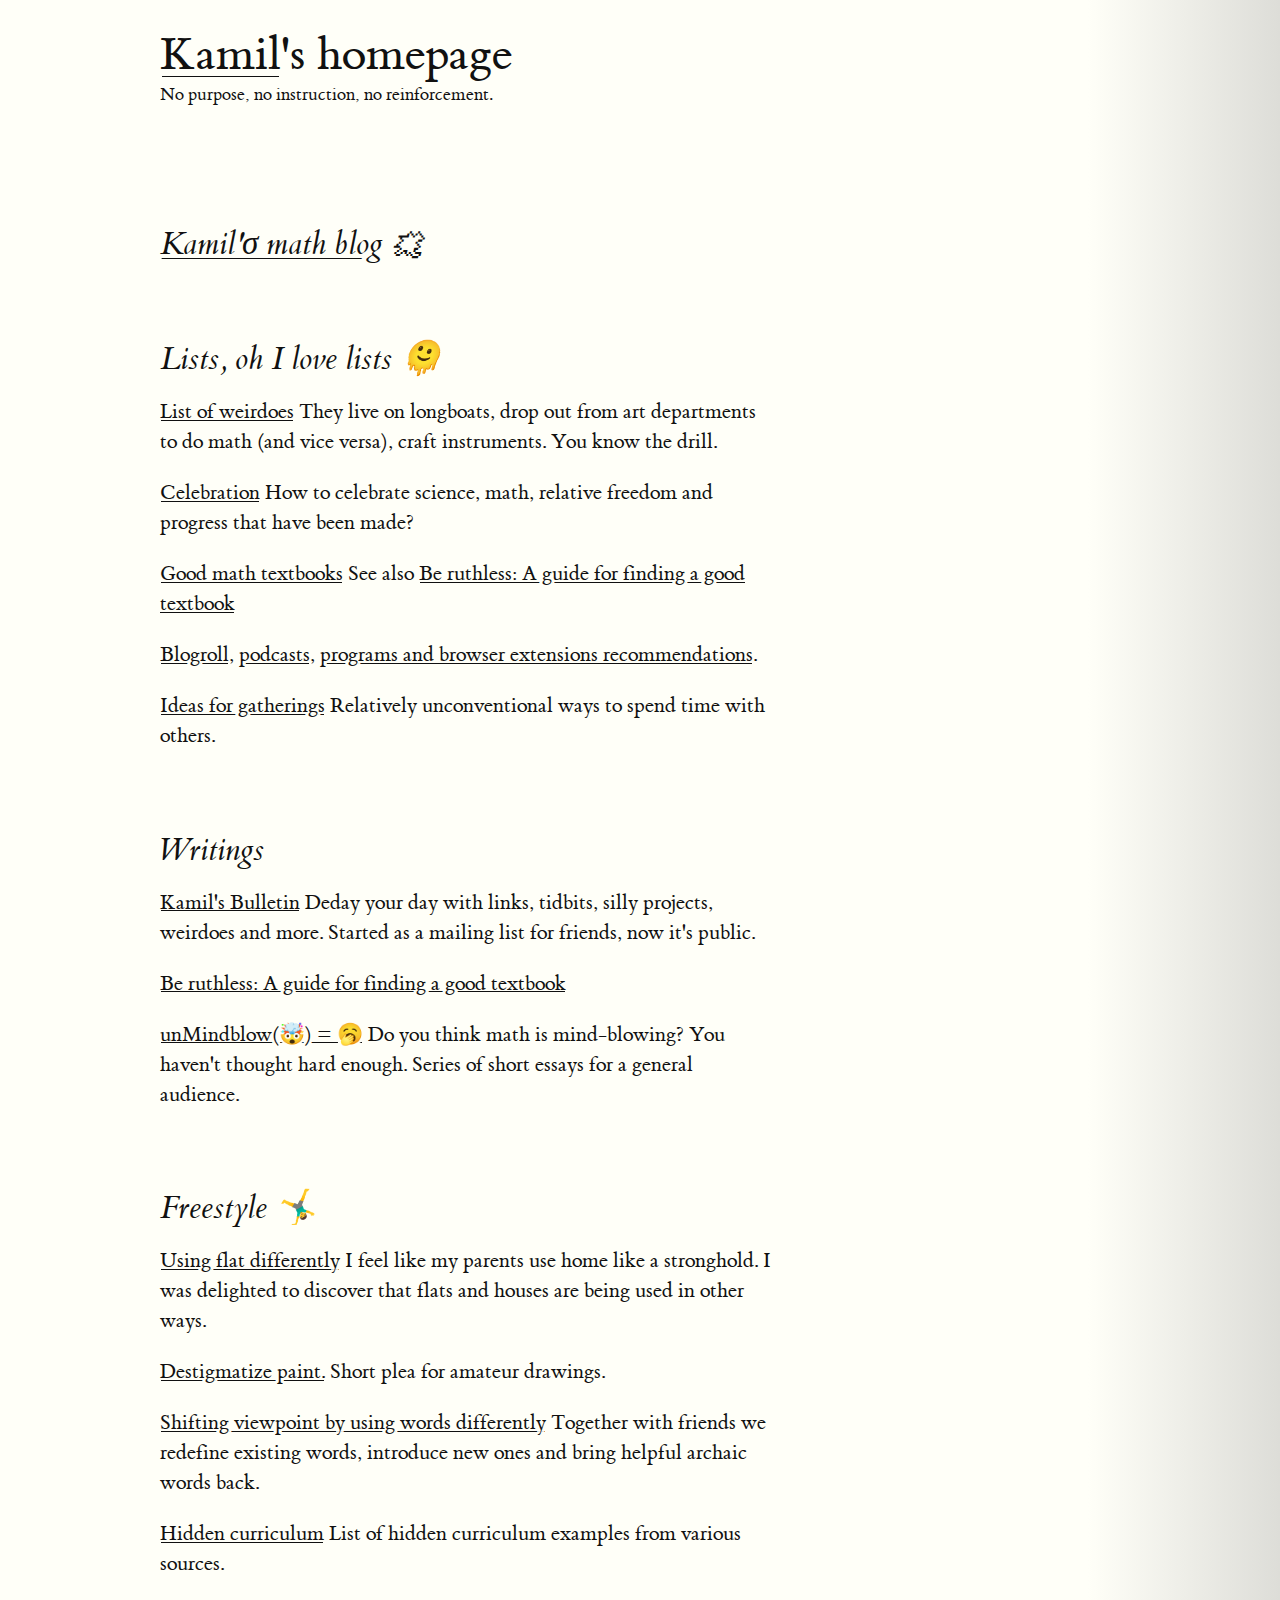
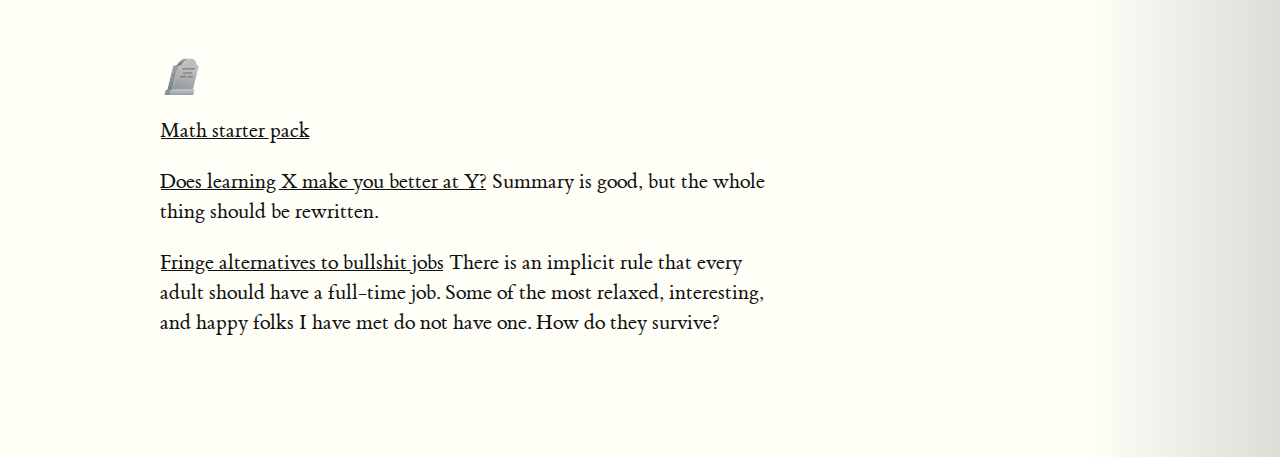
<file: index.html>
<!DOCTYPE html>
<html lang="en">
  <head>
    <meta charset="utf-8"/>
    <title>Kamil's homepage</title>
    <link rel="stylesheet" href="tufte.css"/>
    <link rel="stylesheet" href="latex.css"/>
    <meta name="viewport" content="width=device-width, initial-scale=1">
  </head>
  
  <br>
  <font size="+5"><a href="misc/about.html" target="_blank">Kamil</a>'s homepage</font>
  <br>
  <font size="+1">No purpose, no instruction, no reinforcement.</font>

  <body>
    <article>
      <section>
        <h2 id="mathblog"><a href="https://functor.network/user/395" target="_blank">Kamil'σ math blog</a> 🗯</h2>
      </section>
      
      <section>
        <h2 id="lists">Lists, oh I love lists 🫠</h2>
        <p><a href="https://docs.google.com/document/d/1VvID-EFGNvMkw-1kwDt7folzZcwzDYe-0FM2jNyNezQ/edit?usp=sharing" target="_blank">List of weirdoes</a> They live on longboats, drop out from art departments to do math (and vice versa), craft instruments. You know the drill.</p>
        <p><a href="https://docs.google.com/document/d/1FG3YWb51r15Zzl0fNeW6dW3pEPSYZqKAOzQwAMgaZ84/edit?usp=sharing" target="_blank">Celebration</a> How to celebrate science, math, relative freedom and progress that have been made?</p>
        <p><a href="https://docs.google.com/spreadsheets/d/1RPYtqxYehr9381mVdomu-lUyJk08ySWWe2Flo407BKM/edit?usp=sharing" target="_blank">Good math textbooks</a> See also <a href="https://docs.google.com/document/d/13IgRDlYbr8nDDwwFgrRKiDGaoe4t1VLVwbFOnmJsF1w/edit?usp=sharing" target="_blank">Be ruthless: A guide for finding a good textbook</a></p>
        <p><a href="https://docs.google.com/document/d/1rW0393Du5Til3cE3Gdfwfdm3jyjFEA3qFTIugOJFhSo/edit?usp=sharing" target="_blank">Blogroll</a>, <a href="https://docs.google.com/document/d/1tZib3eE--kNzJTxx3V4-_DKjRn1ixL4jbHJe_OH0-Ns/edit?usp=sharing" target="_blank">podcasts</a>, <a href="https://docs.google.com/document/d/1EZYZ9E5GRJB-KrfVLaeiSzOpZuoyJ1L27ThWkGkOeL8/edit?usp=sharing" target="_blank">programs and browser extensions recommendations</a>.</p>
        <p><a href="https://docs.google.com/document/d/1oT95qd5Nj9pSzXMBjDAnDpQaLAe0ETyCHGzvbfX0rdA/edit?usp=sharing" target="_blank">Ideas for gatherings</a> Relatively unconventional ways to spend time with others.</p>
      </section>

      <section>
        <h2 id="writings">Writings</h2>
        <p><a href="https://kamilsbulletin.substack.com" target="_blank">Kamil's Bulletin</a> Deday your day with links, tidbits, silly projects, weirdoes and more. Started as a mailing list for friends, now it's public.</p>
        <p><a href="https://docs.google.com/document/d/13IgRDlYbr8nDDwwFgrRKiDGaoe4t1VLVwbFOnmJsF1w/edit?usp=sharing" target="_blank">Be ruthless: A guide for finding a good textbook</a></p>
        <p><a href="https://docs.google.com/document/d/1XprrTtCSKbW-N2hgOr8vowNvHLH7Z4SxzleXNgtBKYU/edit?usp=sharing" target="_blank">unMindblow(🤯) = 🥱</a> Do you think math is mind-blowing? You haven't thought hard enough. Series of short essays for a general audience.</p>
      </section>
      
      <section>
        <h2 id="working-notes">Freestyle 🤸‍♂️</h2>
        <p><a href="https://docs.google.com/document/d/1XvZYFs-cm57C7ePOb6YNGxzwTlSfTlD5LPl77blhcyc/edit?usp=sharing" target="_blank">Using flat differently</a> I feel like my parents use home like a stronghold. I was delighted to discover that flats and houses are being used in other ways.</p>
        <p><a href="https://docs.google.com/document/d/e/2PACX-1vRM7oU0haXN8TJpoArOiBDG4C0WNB-x9nTEHJB3CYg85tN0dXXcJ62WQJNGYqlUPwR4ulVRzckE7pHf/pub" target="_blank">Destigmatize paint.</a> Short plea for amateur drawings.</p>
        <p><a href="https://docs.google.com/document/d/1GSROykwgHdH_cfLr2cDLiCBxn0jbw-xVTFE5BdzgcFQ/edit?usp=sharing" target="_blank">Shifting viewpoint by using words differently</a> Together with friends we redefine existing words, introduce new ones and bring helpful archaic words back.</p>
        <p><a href="https://docs.google.com/document/d/10ziqFkUsiRl_FZ2PL_-x-j4VfCbcR-IHbcMLzdq2xo4/edit?usp=sharing" target="_blank">Hidden curriculum</a> List of hidden curriculum examples from various sources.</p>
      </section>
      
      <section>
         <h2 id="working-notes">🪦</h2>
         <p><a href="https://docs.google.com/document/d/e/2PACX-1vT8hxEPfqSMXnpVH7VnBQzvpIeREsOWFhgDJAvYUtYYDYNTuWiFYvD951XNpYe-1Dg8GNLWLPrCgCAU/pub" target="_blank">Math starter pack</a></p>
         <p><a href="writings/does_learning_x_makes_you_better_at_y.html" target="_blank">Does learning X make you better at Y?</a> Summary is good, but the whole thing should be rewritten.</p>
         <p><a href="https://docs.google.com/document/d/1IPEkHMOCq8NclzutRzhd-uATNmqWbChsG89QIaCM7B8/edit?usp=sharing" target="_blank">Fringe alternatives to bullshit jobs</a> There is an implicit rule that every adult should have a full-time job. Some of the most relaxed, interesting, and happy folks I have met do not have one. How do they survive?</p>
      </section>
    </article>
  </body>
</html>
</file>
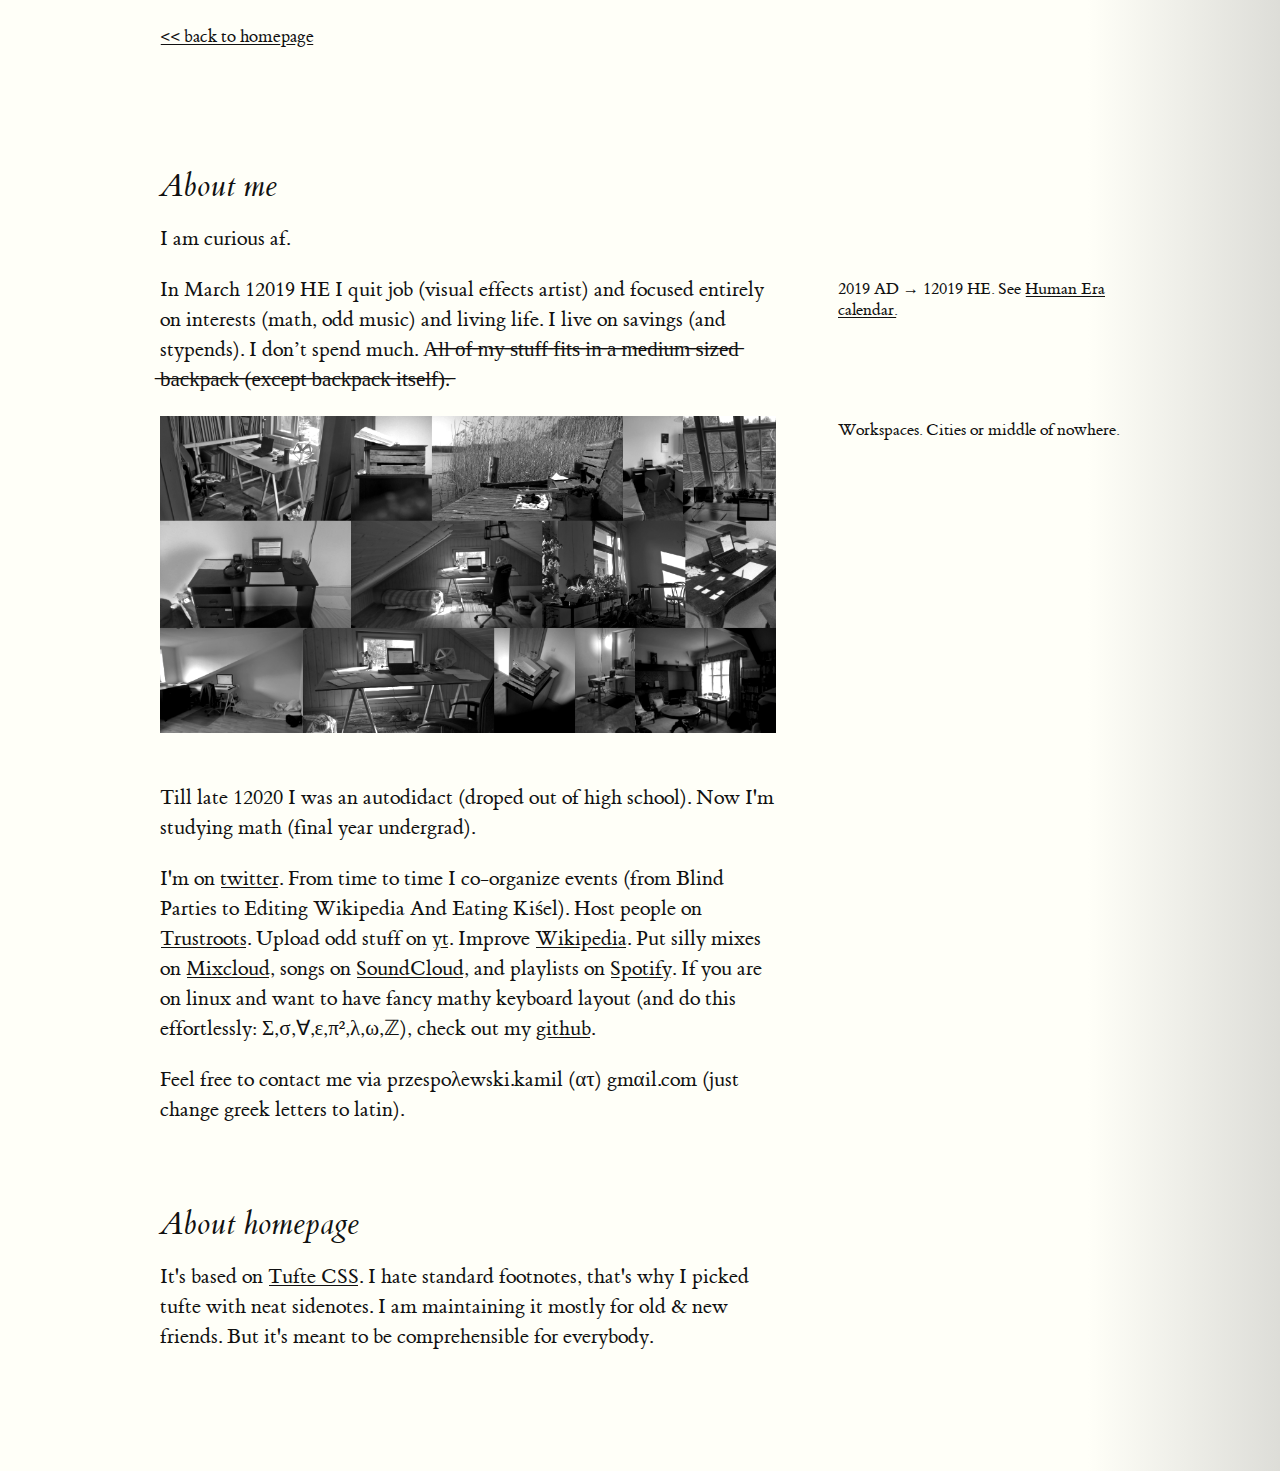
<file: misc/about.html>
<!DOCTYPE html>
<html lang="en">
  <head>
    <meta charset="utf-8"/>
    <title>About</title>
    <link rel="stylesheet" href="../tufte.css"/>
    <link rel="stylesheet" href="../latex.css"/>
    <meta name="viewport" content="width=device-width, initial-scale=1">
  </head>
  
  <br>
  <a href="../index.html">&lt;&lt;<font size="+1"> back to homepage</font></a> 

  <body>
    <article>
      <section>
        <h2 id="About-me">About me</h2>
        <p>I am curious af.</p>
        <p>In March 12019 HE<label for="mn-HE" class="margin-toggle">&#8853;</label><input type="checkbox" id="mn-HE" class="margin-toggle"/><span class="marginnote">2019 AD → 12019 HE. See <a href="https://en.wikipedia.org/wiki/Holocene_calendar">Human Era calendar.</a></span> I quit job (visual effects artist) and focused entirely on interests (math, odd music) and living life. I live on savings (and stypends). I don’t spend much. A̶l̶l̶ ̶o̶f̶ ̶m̶y̶ ̶s̶t̶u̶f̶f̶ ̶f̶i̶t̶s̶ ̶i̶n̶ ̶a̶ ̶m̶e̶d̶i̶u̶m̶ ̶s̶i̶z̶e̶d̶ ̶b̶a̶c̶k̶p̶a̶c̶k̶ ̶(̶e̶x̶c̶e̶p̶t̶ ̶b̶a̶c̶k̶p̶a̶c̶k̶ ̶i̶t̶s̶e̶l̶f̶)̶.̶</p>
        <figure>
          <label for="mn-desks" class="margin-toggle">&#8853;</label><input type="checkbox" id="mn-desks" class="margin-toggle"/><span class="marginnote">Workspaces. Cities or middle of nowhere.</span>
          <img src="../images/ImageQuilt-desks-2018-2020-v2.png" alt="Exports and Imports to and from Denmark & Norway from 1700 to 1780" />
        </figure>
        <p>Till late 12020 I was an autodidact (droped out of high school). Now I'm studying math (final year undergrad).</p>
        <p>I'm on <a href="https://twitter.com/k_przespolewski">twitter</a>. From time to time I co-organize events (from Blind Parties to Editing Wikipedia And Eating Kiśel). Host people on <a href="https://www.trustroots.org/profile/captchasamurai">Trustroots</a>. Upload odd stuff on <a href="https://www.youtube.com/channel/UC7kwirCTdF0VsqPwR3HcSYQ">yt</a>. Improve <a href="https://en.wikipedia.org/wiki/User:CaptchaSamurai">Wikipedia</a>. Put silly mixes on <a href="https://www.mixcloud.com/kamil-przespolewski/">Mixcloud</a>, songs on <a href="https://soundcloud.com/przespolewski">SoundCloud</a>, and playlists on <a href="https://open.spotify.com/user/11169555890">Spotify</a>. If you are on linux and want to have fancy mathy keyboard layout (and do this effortlessly: Σ,σ,∀,ε,π²,λ,ω,ℤ), check out my <a href="https://github.com/CaptchaSamurai">github</a>.</p>
        <p>Feel free to contact me via przespoλewski.kamil (ατ) gmαil.com (just change greek letters to latin).</p>
      </section>
      
      <section>
        <h2 id=About-homepage>About homepage</h2>
        <p>It's based on <a href="https://edwardtufte.github.io/tufte-css/">Tufte CSS</a>. I hate standard footnotes, that's why I picked tufte with neat sidenotes. I am maintaining it mostly for old & new friends. But it's meant to be comprehensible for everybody.</p>
      </section>
    </article>
  </body>
</html>
</file>
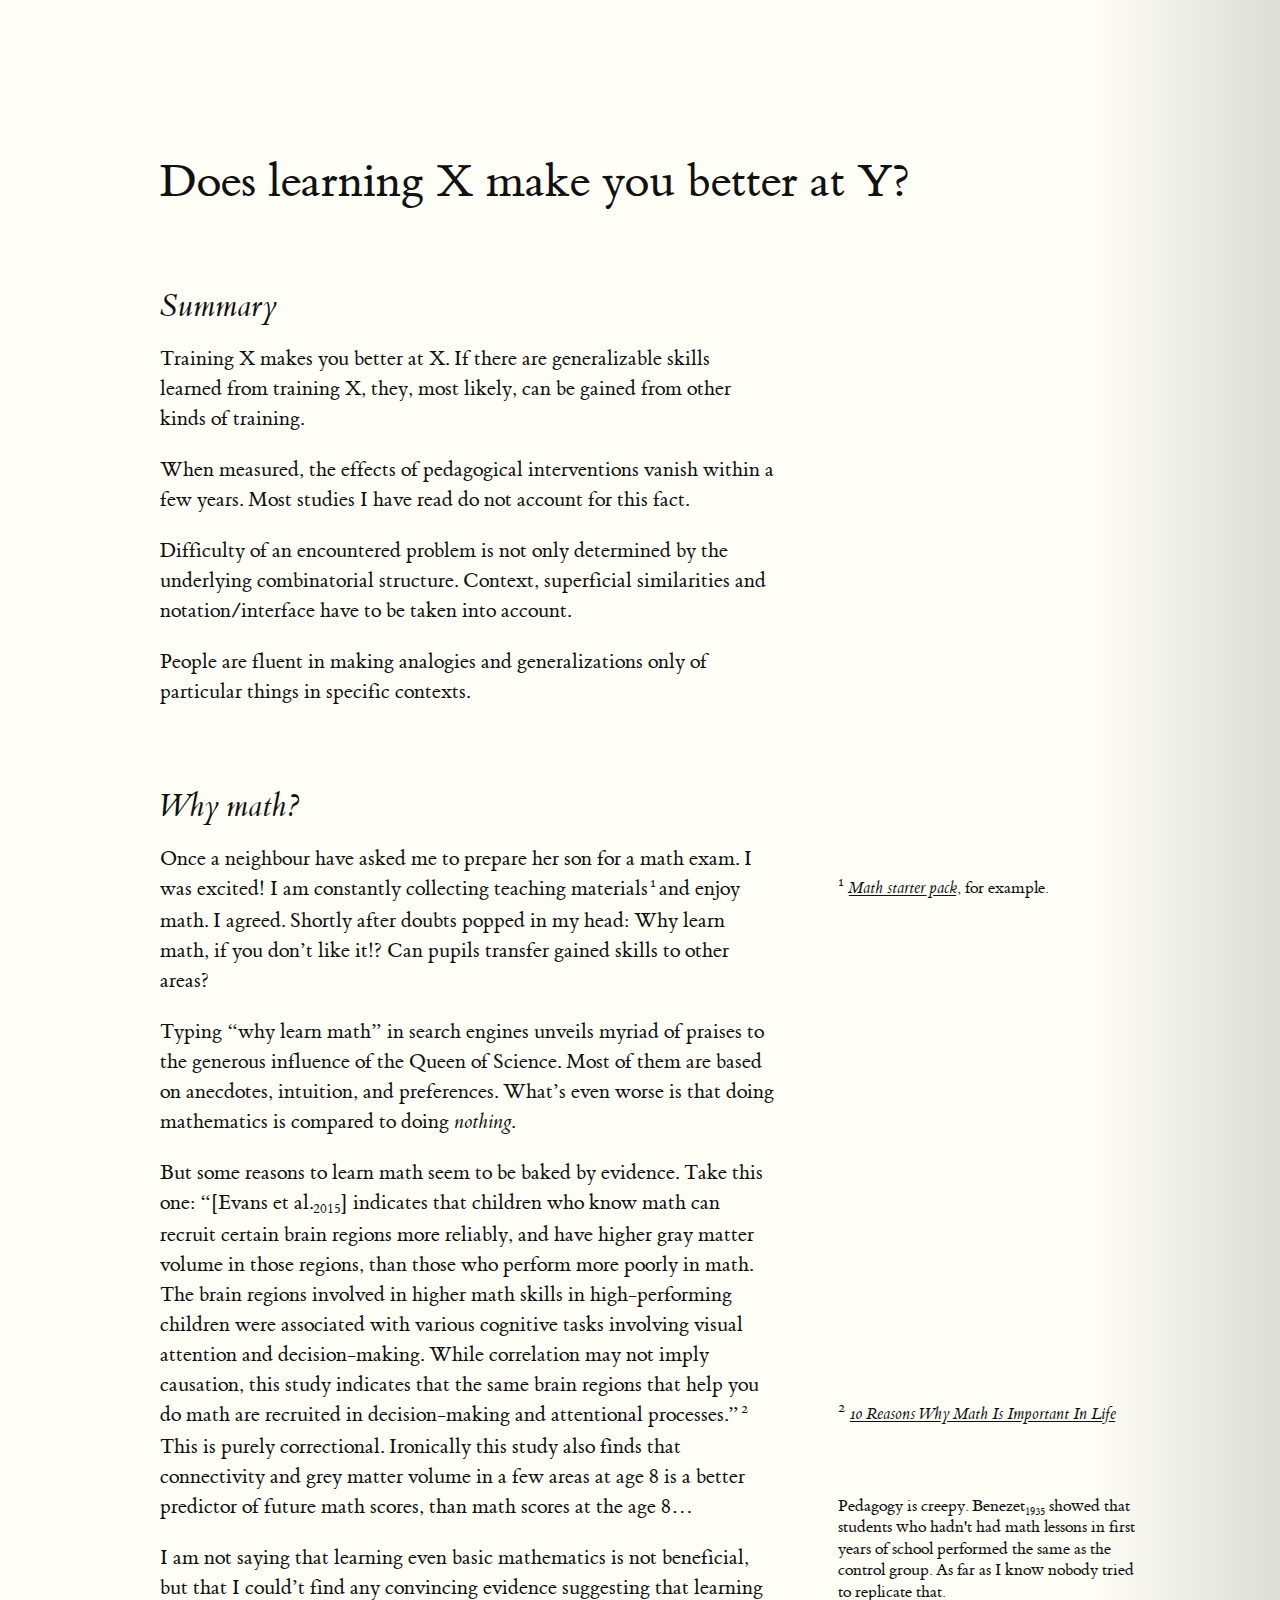
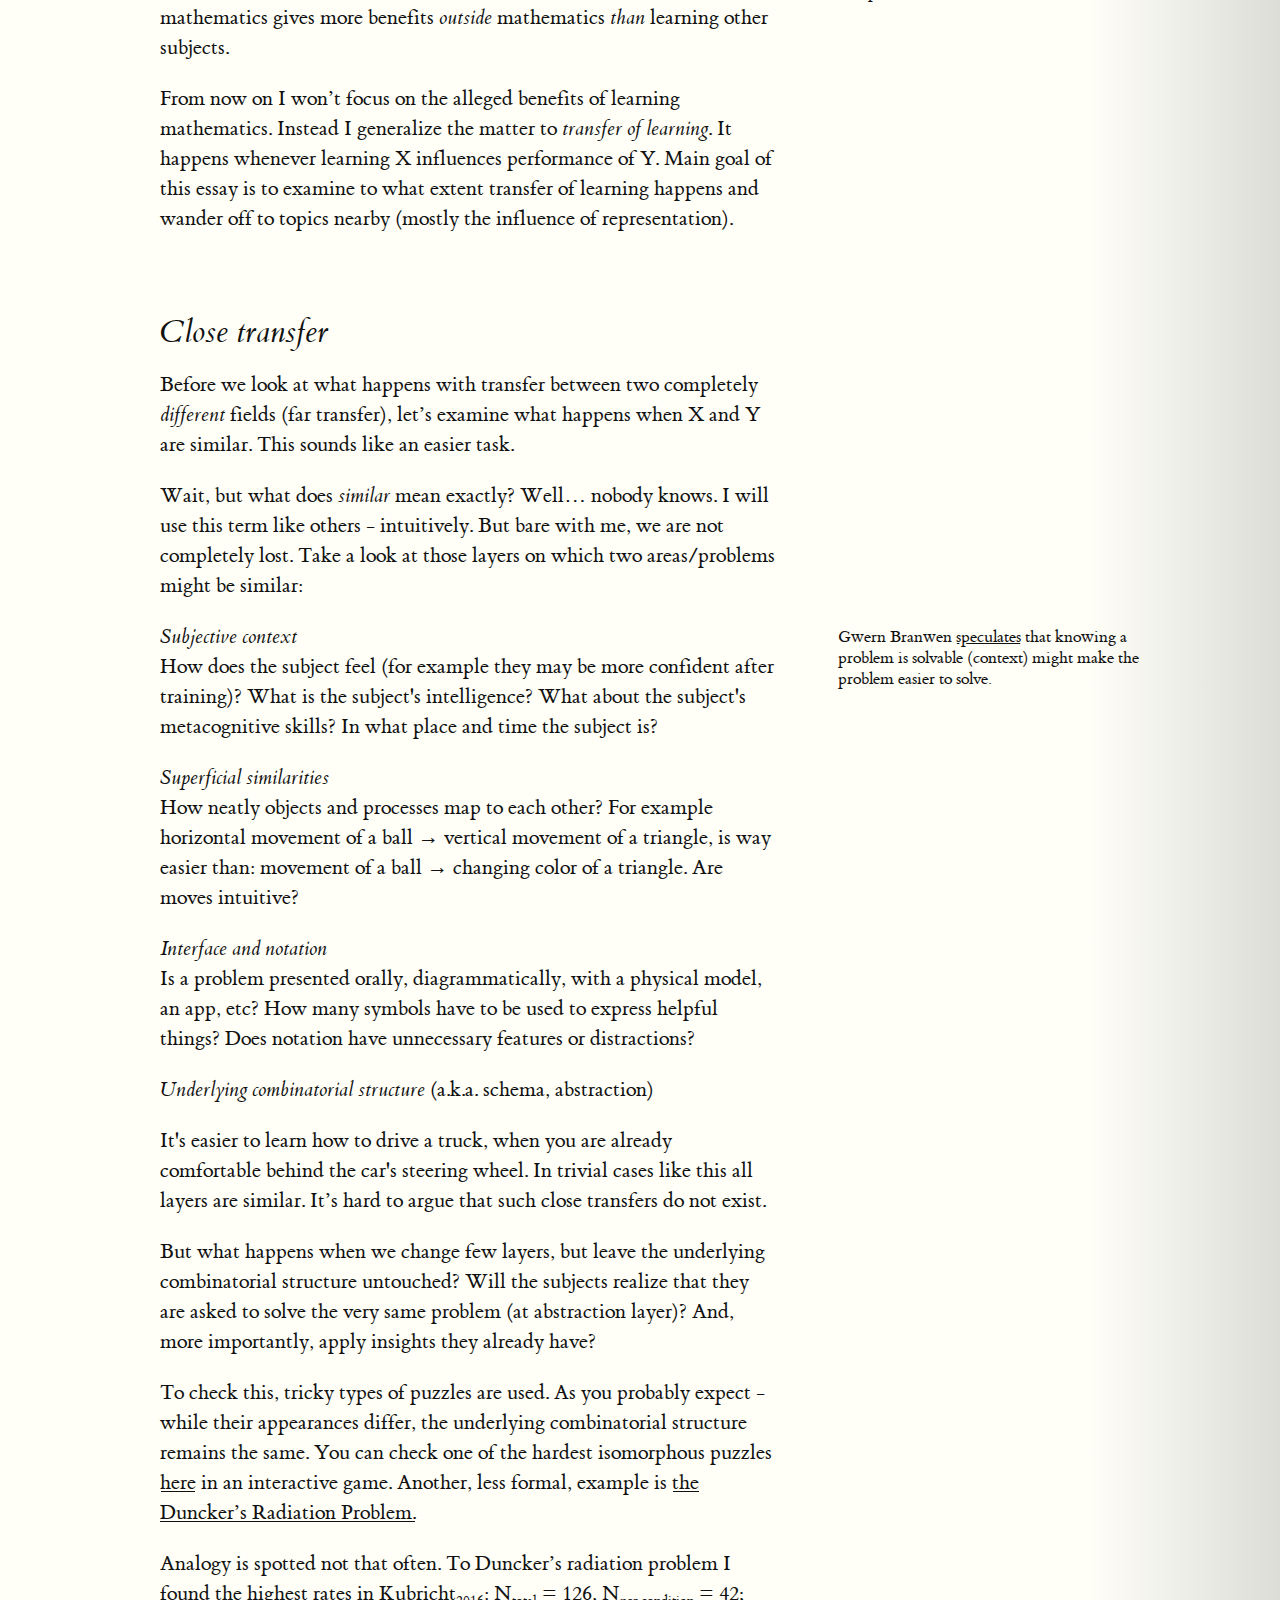
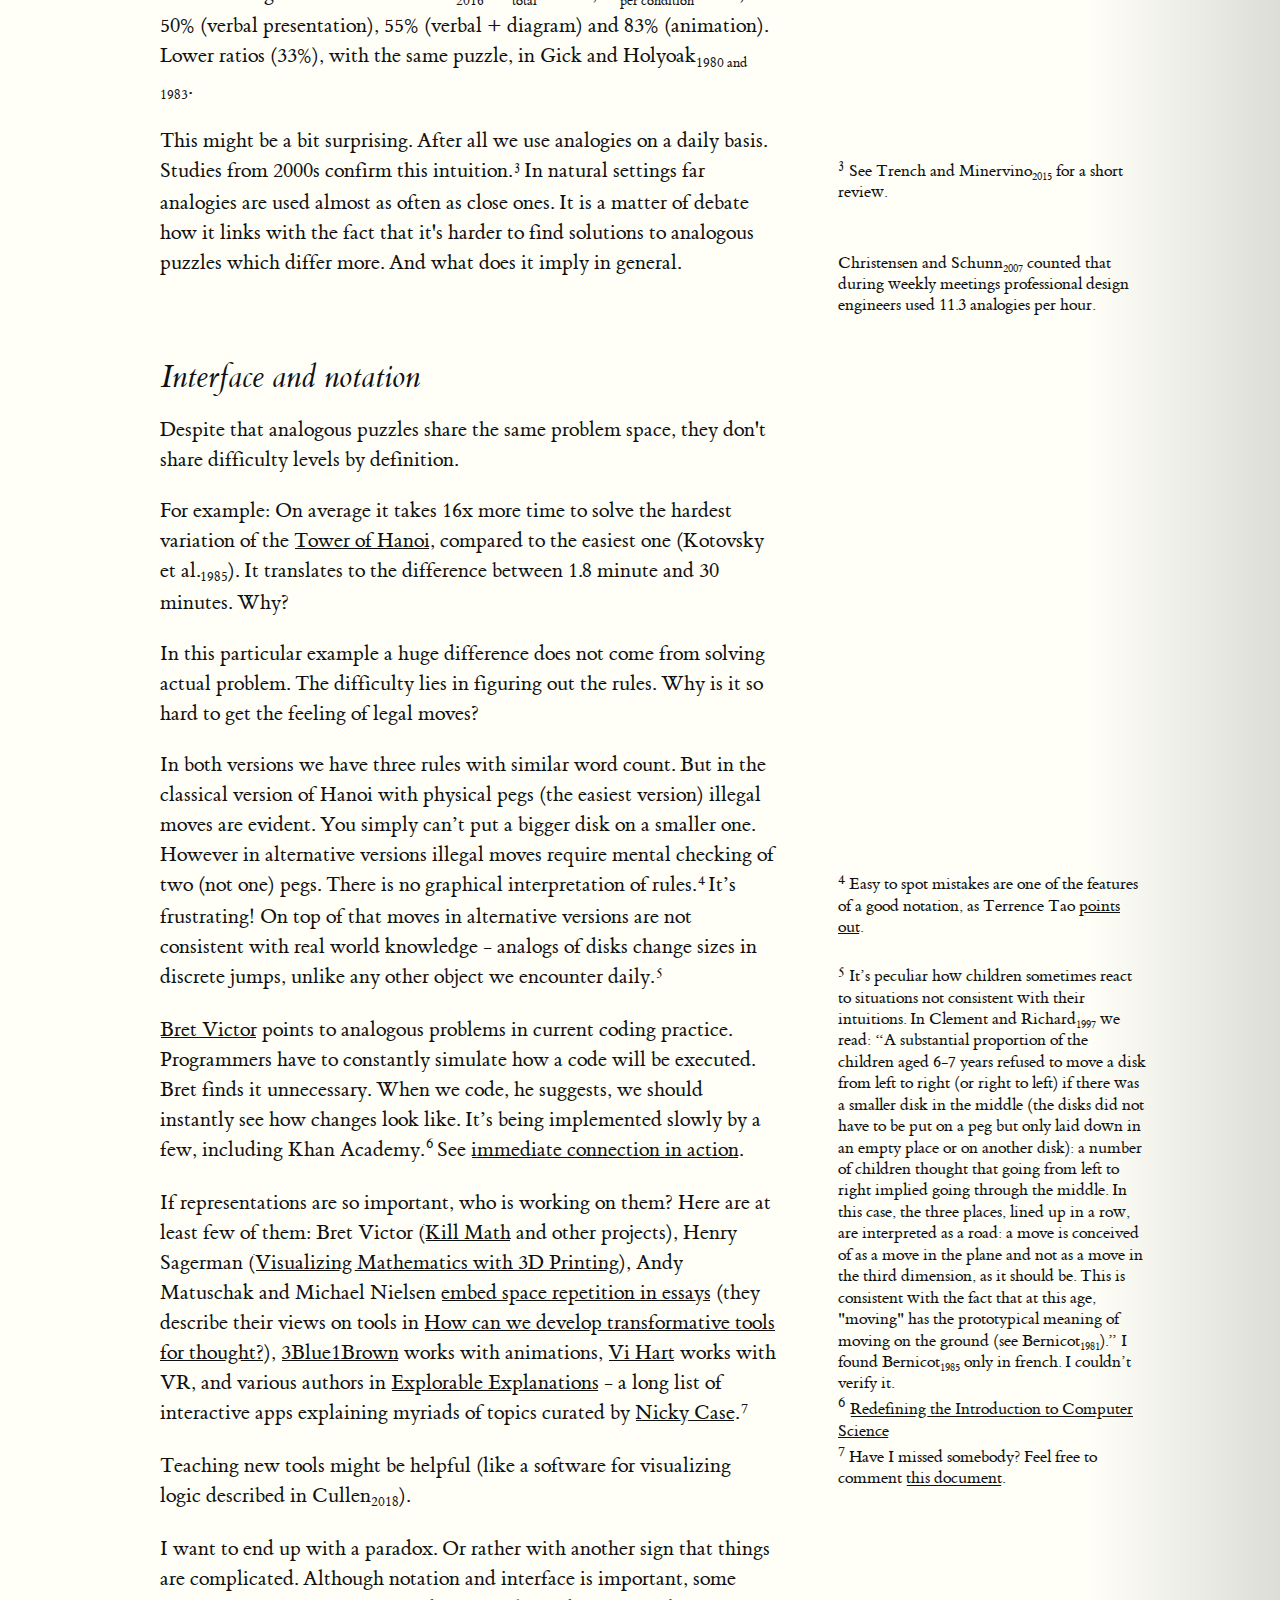
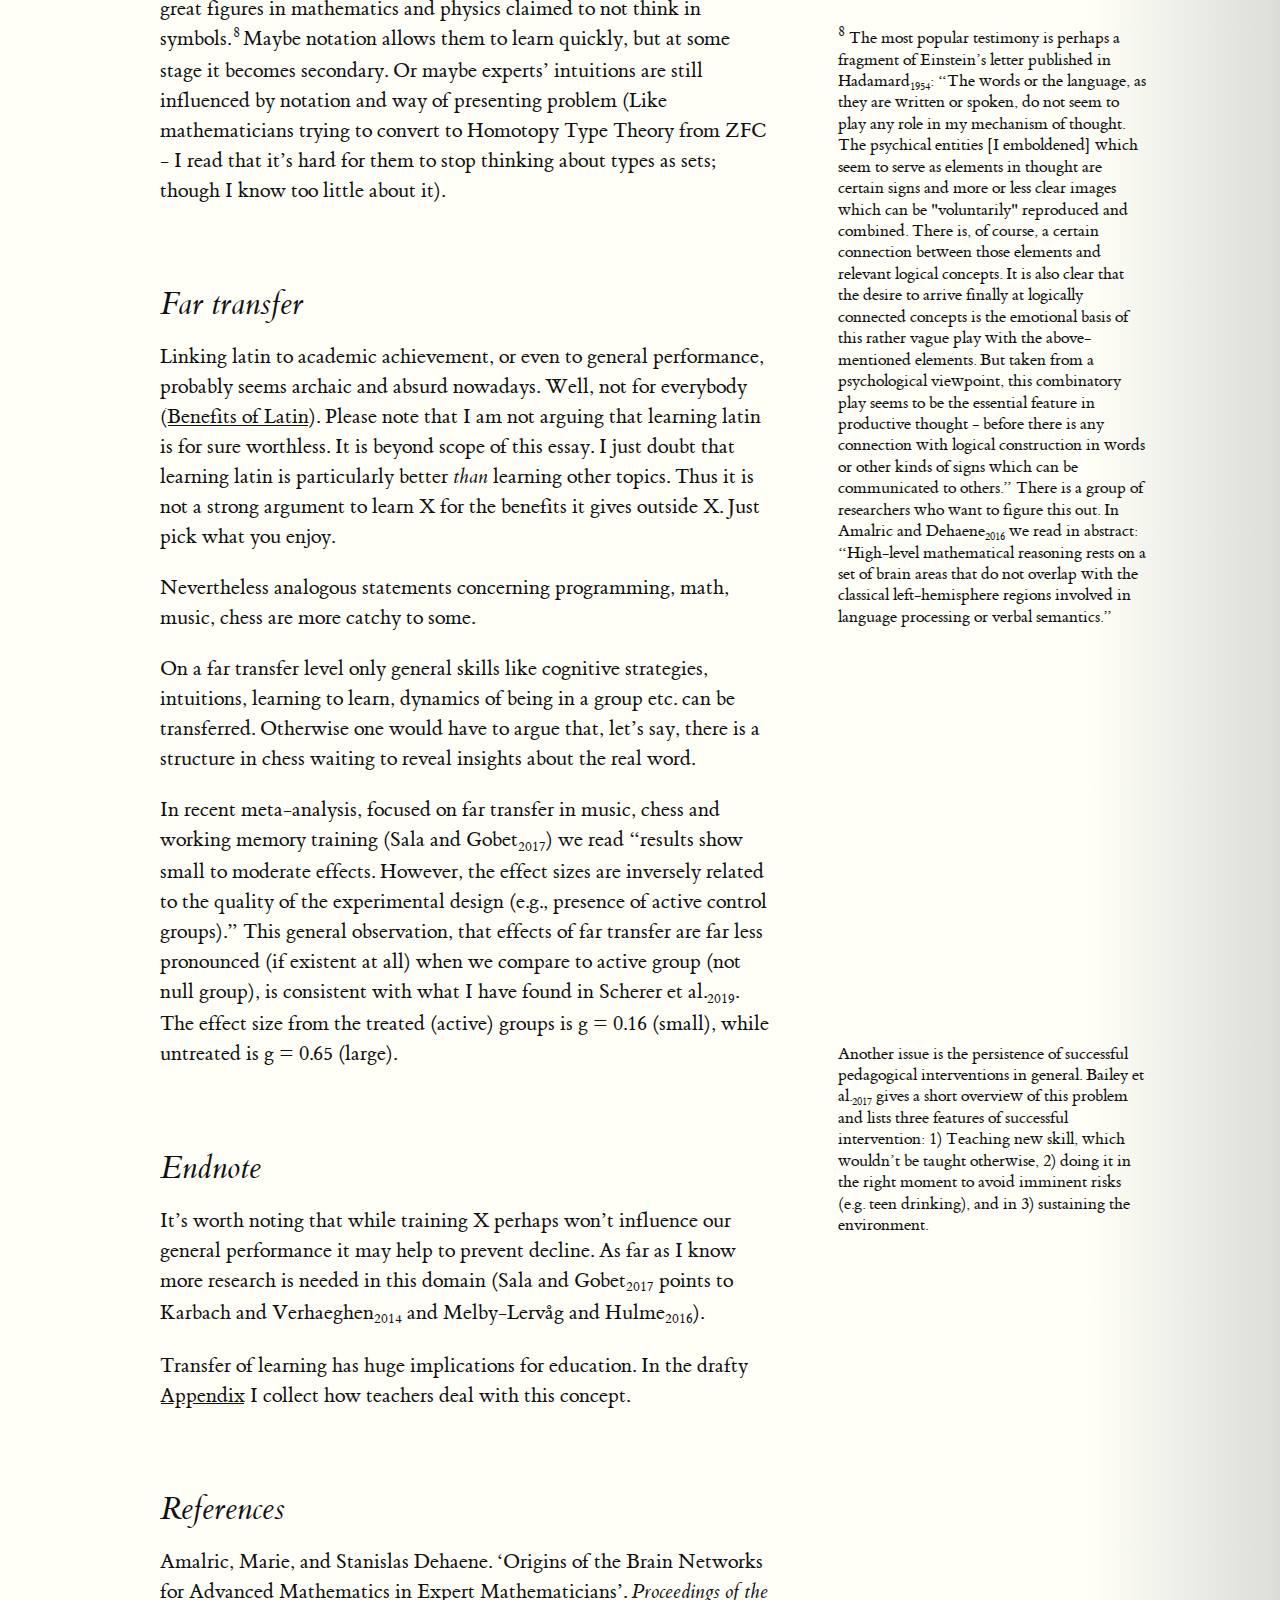
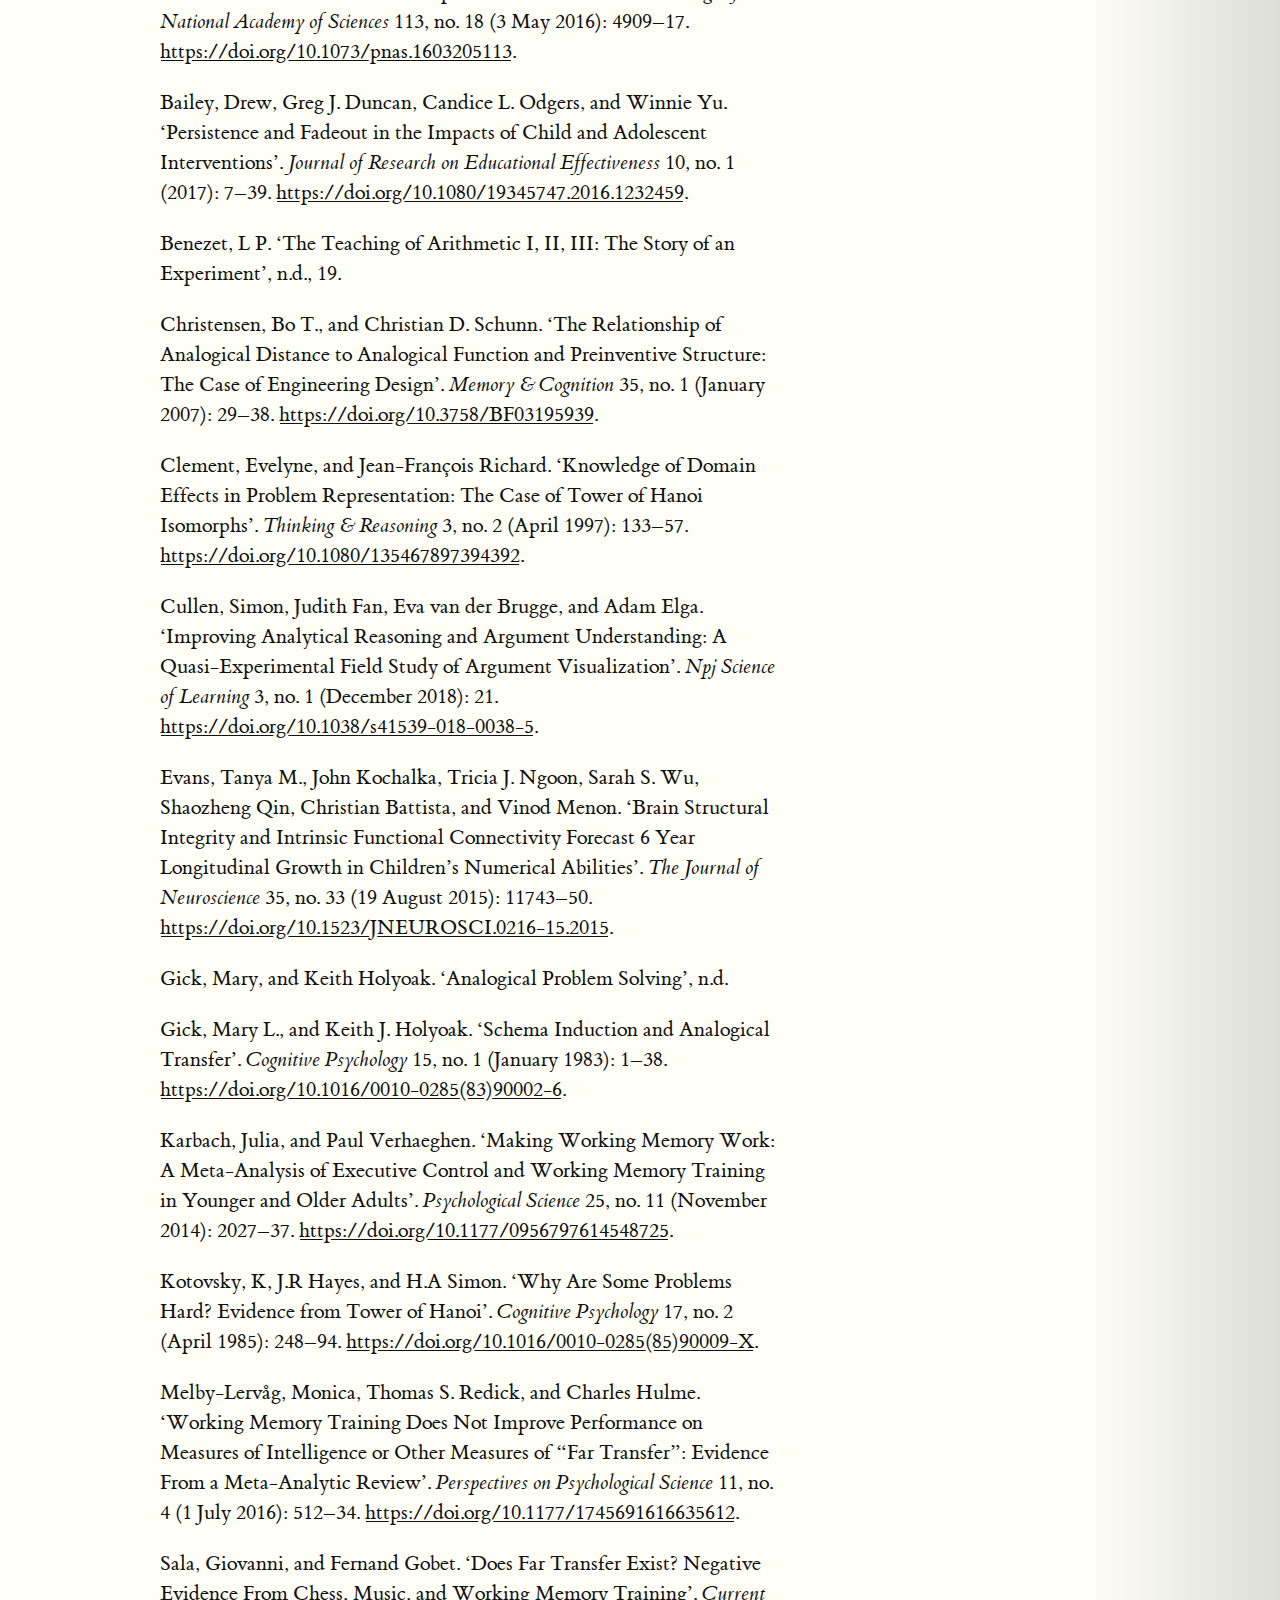
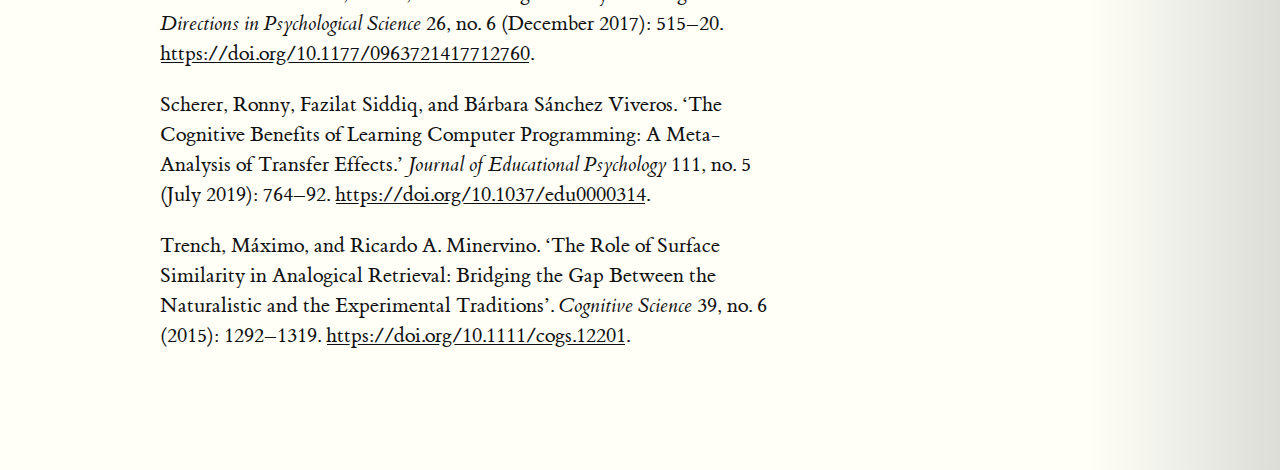
<file: writings/does_learning_x_make_you_better_at_y.html>
<!DOCTYPE html>
<html lang="en">
  <head>
    <meta charset="utf-8"/>
    <title>Does learning X make you better at Y?</title>
    <link rel="stylesheet" href="../tufte.css"/>
    <link rel="stylesheet" href="../latex.css"/>
    <meta name="viewport" content="width=device-width, initial-scale=1">
  </head>

  <body>
    <article>
        <section>
            <h1 id="does_learning_x_make_you_better_at_y"> Does learning X make you better at Y?</h1>
        </section>

        <section>
            <h2 id="summary">Summary</h2>
            <p>Training X makes you better at X. If there are generalizable skills learned from training X, they, most likely, can be gained from other kinds of training.</p>
            <p>When measured, the effects of pedagogical interventions vanish within a few years. Most studies I have read do not account for this fact.</p>
            <p>Difficulty of an encountered problem is not only determined by the underlying combinatorial structure. Context, superficial similarities and notation/interface have to be taken into account.</p>
            <p>People are fluent in making analogies and generalizations only of particular things in specific contexts.</p>
        </section>

        <section>
            <h2 id="why-math">Why math?</h2>
            <p>Once a neighbour have asked me to prepare her son for a math exam. I was excited! I am constantly collecting teaching materials<label for="teaching-materials" class="margin-toggle sidenote-number"></label></span><input type="checkbox" id="teaching-materials" class="margin-toggle"/><span class="sidenote"><a href="https://docs.google.com/document/d/1lJMq4RlHXFFOR5A1g2SWgnPrWf6arS05cO9R7EV_VkA/edit?usp=sharing" target="_blank"><em>Math starter pack</em></a>, for example.</span> and enjoy math. I agreed. Shortly after doubts popped in my head: Why learn math, if you don&rsquo;t like it!? Can pupils transfer gained skills to other areas?</p>
            <p>Typing &ldquo;why learn math&rdquo; in search engines unveils myriad of praises to the generous influence of the Queen of Science. Most of them are based on anecdotes, intuition, and preferences. What&rsquo;s even worse is that doing mathematics is compared to doing <em>nothing</em>.</p>
            <p>But some reasons to learn math seem to be baked by evidence. Take this one: &ldquo;[Evans et al.<span class=sub>2015</span>] indicates that children who know math can recruit certain brain regions more reliably, and have higher gray matter volume in those regions, than those who perform more poorly in math. The brain regions involved in higher math skills in high-performing children were associated with various cognitive tasks involving visual attention and decision-making. While correlation may not imply causation, this study indicates that the same brain regions that help you do math are recruited in decision-making and attentional processes.&rdquo;<label for="pi-source" class="margin-toggle sidenote-number"></label></span><input type="checkbox" id="pi-source" class="margin-toggle"/><span class="sidenote"><a href="https://www.piday.org/10-reasons-why-math-is-important-in-life/" target="_blank"><em>10 Reasons Why Math Is Important In Life</em></a></span> This is purely correctional. Ironically this study also finds that connectivity and grey matter volume in a few areas at age 8 is a better predictor of future math scores, than math scores at the age 8&hellip;<label for="mn-creepy" class="margin-toggle">&#8853;</label><input type="checkbox" id="mn-creepy" class="margin-toggle"/><span class="marginnote">Pedagogy is creepy. Benezet<span class=sub>1935</span> showed that students who hadn't had math lessons in first years of school performed the same as the control group. As far as I know nobody tried to replicate that.</span></p>
            <p>I am not saying that learning even basic mathematics is not beneficial, but that I could&rsquo;t find any convincing evidence suggesting that learning mathematics gives more benefits <em>outside</em> mathematics <em>than</em> learning other subjects.</p>
            <p>From now on I won&rsquo;t focus on the alleged benefits of learning mathematics. Instead I generalize the matter to <em>transfer of learning</em>. It happens whenever learning X influences performance of Y. Main goal of this essay is to examine to what extent transfer of learning happens and wander off to topics nearby (mostly the influence of representation).</p>
        </section>
           
        <section>
            <h2 id="close-transfer">Close transfer</h2>
            <p>Before we look at what happens with transfer between two completely <em>different </em>fields (far transfer), let&rsquo;s examine what happens when X and Y are similar. This sounds like an easier task.</p>
            <p>Wait, but what does <em>similar</em> mean exactly? Well&hellip; nobody knows. I will use this term like others - intuitively. But bare with me, we are not completely lost. Take a look at those layers on which two areas/problems might be similar:</p>
            
            <p><label for="mn-math-gwern" class="margin-toggle">&#8853;</label><input type="checkbox" id="mn-math-gwern" class="margin-toggle"/><span class="marginnote">Gwern Branwen <a href="https://www.gwern.net/on-really-trying" target="_blank">speculates</a> that knowing a problem is solvable (context) might make the problem easier to solve.</span></p>
            
            <p><em>Subjective context</em><em><br /></em>How does the subject feel (for example they may be more confident after training)? What is the subject's intelligence? What about the subject's metacognitive skills? In what place and time the subject is?</em></p>  
            <p><em>Superficial similarities</em><br/>How neatly objects and processes map to each other? For example horizontal movement of a ball &rarr; vertical movement of a triangle, is way easier than: movement of a ball &rarr; changing color of a triangle. Are moves intuitive?</em></p>
            <p><em>Interface and notation</em><em><br/></em>Is a problem presented orally, diagrammatically, with a physical model, an app, etc? How many symbols have to be used to express helpful things? Does notation have unnecessary features or distractions?</em></p>
            <p><em>Underlying combinatorial structure</em> (a.k.a. schema, abstraction)</p>

            <p>It's easier to learn how to drive a truck, when you are already comfortable behind the car's steering wheel. In trivial cases like this all layers are similar. It&rsquo;s hard to argue that such close transfers do not exist.</p>
            <p>But what happens when we change few layers, but leave the underlying combinatorial structure untouched? Will the subjects realize that they are asked to solve the very same problem (at abstraction layer)? And, more importantly, apply insights they already have?</p>
            <p>To check this, tricky types of puzzles are used. As you probably expect - while their appearances differ, the underlying combinatorial structure remains the same. You can check one of the hardest isomorphous puzzles <a href="http://gocognitive.net/demo/monsters-and-globes-problem" target="_blank">here</a> in an interactive game. Another, less formal, example is <a href="https://docs.google.com/document/d/14kZeEUPuXisuX_0akTUPcZV48HR7oYAwPSRtlrqf7xg/edit?usp=sharing" target="_blank">the Duncker&rsquo;s Radiation Problem.</a></p>
            <p>Analogy is spotted not that often. To Duncker&rsquo;s radiation problem I found the highest rates in Kubricht<span class=sub>2016</span>: N<span class=sub>total</span> = 126, N<span class=sub>per condition</span> = 42; 50% (verbal presentation), 55% (verbal + diagram) and 83% (animation). Lower ratios (33%), with the same puzzle, in Gick and Holyoak<span class=sub>1980 and 1983</span>.</p>
            <p>This might be a bit surprising. After all we use analogies on a daily basis. Studies from 2000s confirm this intuition.<label for="2000s" class="margin-toggle sidenote-number"></label></span><input type="checkbox" id="2000s" class="margin-toggle"/><span class="sidenote">See Trench and Minervino<span class=sub>2015</span> for a short review.</span> In natural settings far analogies are used almost as often as close ones. It is a matter of debate how it links with the fact that it's harder to find solutions to analogous puzzles which differ more. And what does it imply in general.<label for="mn-analogies-speed" class="margin-toggle">&#8853;</label><input type="checkbox" id="mn-analogies-speed" class="margin-toggle"/><span class="marginnote">Christensen and Schunn<span class=sub>2007</span> counted that during weekly meetings professional design engineers used 11.3 analogies per hour.</span></p>
        </section>
        
        <section>
            <h2 id="interface-and-notation">Interface and notation</h2>
            <p>Despite that analogous puzzles share the same problem space, they don't share difficulty levels by definition.</p>
            <p>For example: On average it takes 16x more time to solve the hardest variation of the <a href="https://www.mathsisfun.com/games/towerofhanoi.html" target="_blank">Tower of Hanoi</a>, compared to the easiest one (Kotovsky et al.<span class=sub>1985</span>). It translates to the difference between 1.8 minute and 30 minutes. Why?</p>
            <p>In this particular example a huge difference does not come from solving actual problem. The difficulty lies in figuring out the rules. Why is it so hard to get the feeling of legal moves?</p>
            <p>In both versions we have three rules with similar word count. But in the classical version of Hanoi with physical pegs (the easiest version) illegal moves are evident. You simply can&rsquo;t put a bigger disk on a smaller one. However in alternative versions illegal moves require mental checking of two (not one) pegs. There is no graphical interpretation of rules.<label for="mn-name" class="margin-toggle sidenote-number"></label></span><input type="checkbox" id="mn-name" class="margin-toggle"/><span class="sidenote">Easy to spot mistakes are one of the features of a good notation, as Terrence Tao <a href="https://mathoverflow.net/questions/366070/what-are-the-benefits-of-writing-vector-inner-products-as-langle-u-v-rangle/366118#366118" target="_blank">points out</a>.</span> It&rsquo;s frustrating! On top of that moves in alternative versions are not consistent with real world knowledge - analogs of disks change sizes in discrete jumps, unlike any other object we encounter daily.<label for="mn-name" class="margin-toggle sidenote-number"></label></span><input type="checkbox" id="mn-name" class="margin-toggle"/><span class="sidenote">It&rsquo;s peculiar how children sometimes react to situations not consistent with their intuitions. In Clement and Richard<span class=sub>1997</span> we read: &ldquo;A substantial proportion of the children aged 6-7 years refused to move a disk from left to right (or right to left) if there was a smaller disk in the middle (the disks did not have to be put on a peg but only laid down in an empty place or on another disk): a number of children thought that going from left to right implied going through the middle. In this case, the three places, lined up in a row, are interpreted as a road: a move is conceived of as a move in the plane and not as a move in the third dimension, as it should be. This is consistent with the fact that at this age, "moving" has the prototypical meaning of moving on the ground (see Bernicot<span class=sub>1981</span>).&rdquo; I found Bernicot<span class=sub>1985</span> only in french. I couldn&rsquo;t verify it.</span></p>
            <p><a href="http://worrydream.com/" target="_blank">Bret Victor</a> points to analogous problems in current coding practice. Programmers have to constantly simulate how a code will be executed. Bret finds it unnecessary. When we code, he suggests, we should instantly see how changes look like. It&rsquo;s being implemented slowly by a few, including Khan Academy.<label for="mn-khan" class="margin-toggle sidenote-number"></label></span><input type="checkbox" id="mn-khan" class="margin-toggle"/><span class="sidenote"><a href="https://johnresig.com/blog/introducing-khan-cs/" target="_blank">Redefining the Introduction to Computer Science</a></span> See <a href="https://vimeo.com/36579366#t=12m00s" target="_blank">immediate connection in action</a>.</p>
            <p>If representations are so important, who is working on them? Here are at least few of them: Bret Victor (<a href="http://worrydream.com/KillMath/">Kill Math</a> and other projects), Henry Sagerman (<a href="http://www.3dprintmath.com/" target="_blank">Visualizing Mathematics with 3D Printing</a>), Andy Matuschak and Michael Nielsen <a href="https://quantum.country/">embed space repetition in essays</a> (they describe their views on tools in <a href="https://numinous.productions/ttft/">How can we develop transformative tools for thought?</a>), <a href="https://www.3blue1brown.com/" target="_blank">3Blue1Brown</a> works with animations, <a href="https://theartofresearch.org/a-history/" target="_blank">Vi Hart</a> works with VR, and various authors in <a href="http://explorabl.es/" target="_blank">Explorable Explanations</a> - a long list of interactive apps explaining myriads of topics curated by <a href="https://ncase.me/" target="_blank">Nicky Case</a>.<label for="mn-name" class="margin-toggle sidenote-number"></label></span><input type="checkbox" id="mn-name" class="margin-toggle"/><span class="sidenote">Have I missed somebody? Feel free to comment <a href="https://docs.google.com/document/d/1G0Btc9HS3Ig_OfBKdO3_AA9X_HvpufOHVOl7dX871gE/edit?usp=sharing" target="_blank">this document</a>.</span></p>                                  
            <p>Teaching new tools might be helpful (like a software for visualizing logic described in Cullen<span class=sub>2018</span>).</p>
            <p>I want to end up with a paradox. Or rather with another sign that things are complicated. Although notation and interface is important, some great figures in mathematics and physics claimed to not think in symbols.<label for="teaching-materials" class="margin-toggle sidenote-number"></label></span><input type="checkbox" id="teaching-materials" class="margin-toggle"/><span class="sidenote">The most popular testimony is perhaps a fragment of Einstein&rsquo;s letter published in Hadamard<span class=sub>1954</span>: &ldquo;The words or the language, as they are written or spoken, do not seem to play any role in my mechanism of thought. The psychical entities [I emboldened] which seem to serve as elements in thought are certain signs and more or less clear images which can be "voluntarily" reproduced and combined. There is, of course, a certain connection between those elements and relevant logical concepts. It is also clear that the desire to arrive finally at logically connected concepts is the emotional basis of this rather vague play with the above-mentioned elements. But taken from a psychological viewpoint, this combinatory play seems to be the essential feature in productive thought - before there is any connection with logical construction in words or other kinds of signs which can be communicated to others.&rdquo; There is a group of researchers who want to figure this out. In Amalric and Dehaene<span class=sub>2016</span> we read in abstract: &ldquo;High-level mathematical reasoning rests on a set of brain areas that do not overlap with the classical left-hemisphere regions involved in language processing or verbal semantics.&rdquo;</span> Maybe notation allows them to learn quickly, but at some stage it becomes secondary. Or maybe experts&rsquo; intuitions are still influenced by notation and way of presenting problem (Like mathematicians trying to convert to Homotopy Type Theory from ZFC - I read that it&rsquo;s hard for them to stop thinking about types as sets; though I know too little about it).</p>
    </section>

    <section>
        <h2 id="far-transfer">Far transfer</h2>
        <p>Linking latin to academic achievement, or even to general performance, probably seems archaic and absurd nowadays. Well, not for everybody (<a href="https://mcl.as.uky.edu/benefits-latin" target="_blank">Benefits of Latin</a>). Please note that I am not arguing that learning latin is for sure worthless. It is beyond scope of this essay. I just doubt that learning latin is particularly better <em>than</em> learning other topics. Thus it is not a strong argument to learn X for the benefits it gives outside X. Just pick what you enjoy.</p>
        <p>Nevertheless analogous statements concerning programming, math, music, chess are more catchy to some.</p>
        <p>On a far transfer level only general skills like cognitive strategies, intuitions, learning to learn, dynamics of being in a group etc. can be transferred. Otherwise one would have to argue that, let&rsquo;s say, there is a structure in chess waiting to reveal insights about the real word.</p>
        <p>In recent meta-analysis, focused on far transfer in music, chess and working memory training (Sala and Gobet<span class=sub>2017</span>) we read &ldquo;results show small to moderate effects. However, the effect sizes are inversely related to the quality of the experimental design (e.g., presence of active control groups).&rdquo; This general observation, that effects of far transfer are far less pronounced (if existent at all) when we compare to active group (not null group), is consistent with what I have found in Scherer et al.<span class=sub>2019</span>. The effect size from the treated (active) groups is g = 0.16 (small), while untreated is g = 0.65 (large).<label for="mn-name" class="margin-toggle">&#8853;</label><input type="checkbox" id="mn-name" class="margin-toggle"/><span class="marginnote">Another issue is the persistence of successful pedagogical interventions in general. Bailey et al.<span class=sub>2017</span> gives a short overview of this problem and lists three features of successful intervention: 1) Teaching new skill, which wouldn’t be taught otherwise, 2) doing it in the right moment to avoid imminent risks (e.g. teen drinking), and in 3) sustaining the environment.</span></p>
    </section>
    
    <section>
        <h2 id="endnote">Endnote</h2>
        <p>It&rsquo;s worth noting that while training X perhaps won&rsquo;t influence our general performance it may help to prevent decline. As far as I know more research is needed in this domain (Sala and Gobet<span class=sub>2017</span> points to Karbach and Verhaeghen<span class=sub>2014</span> and Melby-Lerv&aring;g and Hulme<span class=sub>2016</span>).</p>
        <p>Transfer of learning has huge implications for education. In the drafty <a href="https://docs.google.com/document/d/1l39YTUTPTA0RtXnhPnpk1dnvbZMhCgvpVUFeXTfvxjE/edit?usp=sharing" target="_blank">Appendix</a> I collect how teachers deal with this concept.</p>
    </section>

    <section>
        <h2>References</h2>
            <p>Amalric, Marie, and Stanislas Dehaene. ‘Origins of the Brain Networks for Advanced Mathematics in Expert Mathematicians’. <i>Proceedings of the National Academy of Sciences</i> 113, no. 18 (3 May 2016): 4909–17. <a href="https://doi.org/10.1073/pnas.1603205113">https://doi.org/10.1073/pnas.1603205113</a>.</p>
            <span class="Z3988" title="url_ver=Z39.88-2004&amp;ctx_ver=Z39.88-2004&amp;rfr_id=info%3Asid%2Fzotero.org%3A2&amp;rft_id=info%3Adoi%2F10.1073%2Fpnas.1603205113&amp;rft_val_fmt=info%3Aofi%2Ffmt%3Akev%3Amtx%3Ajournal&amp;rft.genre=article&amp;rft.atitle=Origins%20of%20the%20brain%20networks%20for%20advanced%20mathematics%20in%20expert%20mathematicians&amp;rft.jtitle=Proceedings%20of%20the%20National%20Academy%20of%20Sciences&amp;rft.stitle=Proc%20Natl%20Acad%20Sci%20USA&amp;rft.volume=113&amp;rft.issue=18&amp;rft.aufirst=Marie&amp;rft.aulast=Amalric&amp;rft.au=Marie%20Amalric&amp;rft.au=Stanislas%20Dehaene&amp;rft.date=2016-05-03&amp;rft.pages=4909-4917&amp;rft.spage=4909&amp;rft.epage=4917&amp;rft.issn=0027-8424%2C%201091-6490&amp;rft.language=en"></span>
            <p>Bailey, Drew, Greg J. Duncan, Candice L. Odgers, and Winnie Yu. ‘Persistence and Fadeout in the Impacts of Child and Adolescent Interventions’. <i>Journal of Research on Educational Effectiveness</i> 10, no. 1 (2017): 7–39. <a href="https://doi.org/10.1080/19345747.2016.1232459">https://doi.org/10.1080/19345747.2016.1232459</a>.</p>
            <span class="Z3988" title="url_ver=Z39.88-2004&amp;ctx_ver=Z39.88-2004&amp;rfr_id=info%3Asid%2Fzotero.org%3A2&amp;rft_id=info%3Adoi%2F10.1080%2F19345747.2016.1232459&amp;rft_id=info%3Apmid%2F29371909&amp;rft_val_fmt=info%3Aofi%2Ffmt%3Akev%3Amtx%3Ajournal&amp;rft.genre=article&amp;rft.atitle=Persistence%20and%20Fadeout%20in%20the%20Impacts%20of%20Child%20and%20Adolescent%20Interventions&amp;rft.jtitle=Journal%20of%20research%20on%20educational%20effectiveness&amp;rft.stitle=J%20Res%20Educ%20Eff&amp;rft.volume=10&amp;rft.issue=1&amp;rft.aufirst=Drew&amp;rft.aulast=Bailey&amp;rft.au=Drew%20Bailey&amp;rft.au=Greg%20J.%20Duncan&amp;rft.au=Candice%20L.%20Odgers&amp;rft.au=Winnie%20Yu&amp;rft.date=2017&amp;rft.pages=7-39&amp;rft.spage=7&amp;rft.epage=39&amp;rft.issn=1934-5747"></span>   
            <p>Benezet, L P. ‘The Teaching of Arithmetic I, II, III: The Story of an Experiment’, n.d., 19.</p>
            <span class="Z3988" title="url_ver=Z39.88-2004&amp;ctx_ver=Z39.88-2004&amp;rfr_id=info%3Asid%2Fzotero.org%3A2&amp;rft_val_fmt=info%3Aofi%2Ffmt%3Akev%3Amtx%3Ajournal&amp;rft.genre=article&amp;rft.atitle=The%20Teaching%20of%20Arithmetic%20I%2C%20II%2C%20III%3A%20The%20Story%20of%20an%20experiment&amp;rft.aufirst=L%20P&amp;rft.aulast=Benezet&amp;rft.au=L%20P%20Benezet&amp;rft.pages=19&amp;rft.language=en"></span>
            <p>Christensen, Bo T., and Christian D. Schunn. ‘The Relationship of Analogical Distance to Analogical Function and Preinventive Structure: The Case of Engineering Design’. <i>Memory &amp; Cognition</i> 35, no. 1 (January 2007): 29–38. <a href="https://doi.org/10.3758/BF03195939">https://doi.org/10.3758/BF03195939</a>.</p>
            <span class="Z3988" title="url_ver=Z39.88-2004&amp;ctx_ver=Z39.88-2004&amp;rfr_id=info%3Asid%2Fzotero.org%3A2&amp;rft_id=info%3Adoi%2F10.3758%2FBF03195939&amp;rft_val_fmt=info%3Aofi%2Ffmt%3Akev%3Amtx%3Ajournal&amp;rft.genre=article&amp;rft.atitle=The%20relationship%20of%20analogical%20distance%20to%20analogical%20function%20and%20preinventive%20structure%3A%20the%20case%20of%20engineering%20design&amp;rft.jtitle=Memory%20%26%20Cognition&amp;rft.stitle=Memory%20%26%20Cognition&amp;rft.volume=35&amp;rft.issue=1&amp;rft.aufirst=Bo%20T.&amp;rft.aulast=Christensen&amp;rft.au=Bo%20T.%20Christensen&amp;rft.au=Christian%20D.%20Schunn&amp;rft.date=2007-01&amp;rft.pages=29-38&amp;rft.spage=29&amp;rft.epage=38&amp;rft.issn=0090-502X%2C%201532-5946&amp;rft.language=en"></span>
            <p>Clement, Evelyne, and Jean-François Richard. ‘Knowledge of Domain Effects in Problem Representation: The Case of Tower of Hanoi Isomorphs’. <i>Thinking &amp; Reasoning</i> 3, no. 2 (April 1997): 133–57. <a href="https://doi.org/10.1080/135467897394392">https://doi.org/10.1080/135467897394392</a>.</p>
            <span class="Z3988" title="url_ver=Z39.88-2004&amp;ctx_ver=Z39.88-2004&amp;rfr_id=info%3Asid%2Fzotero.org%3A2&amp;rft_id=info%3Adoi%2F10.1080%2F135467897394392&amp;rft_val_fmt=info%3Aofi%2Ffmt%3Akev%3Amtx%3Ajournal&amp;rft.genre=article&amp;rft.atitle=Knowledge%20of%20Domain%20Effects%20in%20Problem%20Representation%3A%20The%20Case%20of%20Tower%20of%20Hanoi%20Isomorphs&amp;rft.jtitle=Thinking%20%26%20Reasoning&amp;rft.stitle=Thinking%20%26%20Reasoning&amp;rft.volume=3&amp;rft.issue=2&amp;rft.aufirst=Evelyne&amp;rft.aulast=Clement&amp;rft.au=Evelyne%20Clement&amp;rft.au=Jean-Fran%C3%A7ois%20Richard&amp;rft.date=1997-04&amp;rft.pages=133-157&amp;rft.spage=133&amp;rft.epage=157&amp;rft.issn=1354-6783%2C%201464-0708&amp;rft.language=en"></span>
            <p>Cullen, Simon, Judith Fan, Eva van der Brugge, and Adam Elga. ‘Improving Analytical Reasoning and Argument Understanding: A Quasi-Experimental Field Study of Argument Visualization’. <i>Npj Science of Learning</i> 3, no. 1 (December 2018): 21. <a href="https://doi.org/10.1038/s41539-018-0038-5">https://doi.org/10.1038/s41539-018-0038-5</a>.</p>
            <span class="Z3988" title="url_ver=Z39.88-2004&amp;ctx_ver=Z39.88-2004&amp;rfr_id=info%3Asid%2Fzotero.org%3A2&amp;rft_id=info%3Adoi%2F10.1038%2Fs41539-018-0038-5&amp;rft_val_fmt=info%3Aofi%2Ffmt%3Akev%3Amtx%3Ajournal&amp;rft.genre=article&amp;rft.atitle=Improving%20analytical%20reasoning%20and%20argument%20understanding%3A%20a%20quasi-experimental%20field%20study%20of%20argument%20visualization&amp;rft.jtitle=npj%20Science%20of%20Learning&amp;rft.stitle=npj%20Science%20Learn&amp;rft.volume=3&amp;rft.issue=1&amp;rft.aufirst=Simon&amp;rft.aulast=Cullen&amp;rft.au=Simon%20Cullen&amp;rft.au=Judith%20Fan&amp;rft.au=Eva%20van%20der%20Brugge&amp;rft.au=Adam%20Elga&amp;rft.date=2018-12&amp;rft.pages=21&amp;rft.issn=2056-7936&amp;rft.language=en"></span>
            <p>Evans, Tanya M., John Kochalka, Tricia J. Ngoon, Sarah S. Wu, Shaozheng Qin, Christian Battista, and Vinod Menon. ‘Brain Structural Integrity and Intrinsic Functional Connectivity Forecast 6 Year Longitudinal Growth in Children’s Numerical Abilities’. <i>The Journal of Neuroscience</i> 35, no. 33 (19 August 2015): 11743–50. <a href="https://doi.org/10.1523/JNEUROSCI.0216-15.2015">https://doi.org/10.1523/JNEUROSCI.0216-15.2015</a>.</p>
            <span class="Z3988" title="url_ver=Z39.88-2004&amp;ctx_ver=Z39.88-2004&amp;rfr_id=info%3Asid%2Fzotero.org%3A2&amp;rft_id=info%3Adoi%2F10.1523%2FJNEUROSCI.0216-15.2015&amp;rft_val_fmt=info%3Aofi%2Ffmt%3Akev%3Amtx%3Ajournal&amp;rft.genre=article&amp;rft.atitle=Brain%20Structural%20Integrity%20and%20Intrinsic%20Functional%20Connectivity%20Forecast%206%20Year%20Longitudinal%20Growth%20in%20Children's%20Numerical%20Abilities&amp;rft.jtitle=The%20Journal%20of%20Neuroscience&amp;rft.stitle=J.%20Neurosci.&amp;rft.volume=35&amp;rft.issue=33&amp;rft.aufirst=Tanya%20M.&amp;rft.aulast=Evans&amp;rft.au=Tanya%20M.%20Evans&amp;rft.au=John%20Kochalka&amp;rft.au=Tricia%20J.%20Ngoon&amp;rft.au=Sarah%20S.%20Wu&amp;rft.au=Shaozheng%20Qin&amp;rft.au=Christian%20Battista&amp;rft.au=Vinod%20Menon&amp;rft.date=2015-08-19&amp;rft.pages=11743-11750&amp;rft.spage=11743&amp;rft.epage=11750&amp;rft.issn=0270-6474%2C%201529-2401&amp;rft.language=en"></span>
            <p>Gick, Mary, and Keith Holyoak. ‘Analogical Problem Solving’, n.d.</p>
            <span class="Z3988" title="url_ver=Z39.88-2004&amp;ctx_ver=Z39.88-2004&amp;rfr_id=info%3Asid%2Fzotero.org%3A2&amp;rft_val_fmt=info%3Aofi%2Ffmt%3Akev%3Amtx%3Ajournal&amp;rft.genre=article&amp;rft.atitle=Analogical%20Problem%20Solving&amp;rft.aufirst=Mary&amp;rft.aulast=Gick&amp;rft.au=Mary%20Gick&amp;rft.au=Keith%20Holyoak"></span>
            <p>Gick, Mary L., and Keith J. Holyoak. ‘Schema Induction and Analogical Transfer’. <i>Cognitive Psychology</i> 15, no. 1 (January 1983): 1–38. <a href="https://doi.org/10.1016/0010-0285(83)90002-6">https://doi.org/10.1016/0010-0285(83)90002-6</a>.</p>
            <span class="Z3988" title="url_ver=Z39.88-2004&amp;ctx_ver=Z39.88-2004&amp;rfr_id=info%3Asid%2Fzotero.org%3A2&amp;rft_id=info%3Adoi%2F10.1016%2F0010-0285(83)90002-6&amp;rft_val_fmt=info%3Aofi%2Ffmt%3Akev%3Amtx%3Ajournal&amp;rft.genre=article&amp;rft.atitle=Schema%20induction%20and%20analogical%20transfer&amp;rft.jtitle=Cognitive%20Psychology&amp;rft.stitle=Cognitive%20Psychology&amp;rft.volume=15&amp;rft.issue=1&amp;rft.aufirst=Mary%20L.&amp;rft.aulast=Gick&amp;rft.au=Mary%20L.%20Gick&amp;rft.au=Keith%20J.%20Holyoak&amp;rft.date=1983-01&amp;rft.pages=1-38&amp;rft.spage=1&amp;rft.epage=38&amp;rft.issn=00100285&amp;rft.language=en"></span>
            <p>Karbach, Julia, and Paul Verhaeghen. ‘Making Working Memory Work: A Meta-Analysis of Executive Control and Working Memory Training in Younger and Older Adults’. <i>Psychological Science</i> 25, no. 11 (November 2014): 2027–37. <a href="https://doi.org/10.1177/0956797614548725">https://doi.org/10.1177/0956797614548725</a>.</p>
            <span class="Z3988" title="url_ver=Z39.88-2004&amp;ctx_ver=Z39.88-2004&amp;rfr_id=info%3Asid%2Fzotero.org%3A2&amp;rft_id=info%3Adoi%2F10.1177%2F0956797614548725&amp;rft_id=info%3Apmid%2F25298292&amp;rft_val_fmt=info%3Aofi%2Ffmt%3Akev%3Amtx%3Ajournal&amp;rft.genre=article&amp;rft.atitle=Making%20working%20memory%20work%3A%20A%20meta-analysis%20of%20executive%20control%20and%20working%20memory%20training%20in%20younger%20and%20older%20adults&amp;rft.jtitle=Psychological%20science&amp;rft.stitle=Psychol%20Sci&amp;rft.volume=25&amp;rft.issue=11&amp;rft.aufirst=Julia&amp;rft.aulast=Karbach&amp;rft.au=Julia%20Karbach&amp;rft.au=Paul%20Verhaeghen&amp;rft.date=2014-11&amp;rft.pages=2027-2037&amp;rft.spage=2027&amp;rft.epage=2037&amp;rft.issn=0956-7976"></span>
            <p>Kotovsky, K, J.R Hayes, and H.A Simon. ‘Why Are Some Problems Hard? Evidence from Tower of Hanoi’. <i>Cognitive Psychology</i> 17, no. 2 (April 1985): 248–94. <a href="https://doi.org/10.1016/0010-0285(85)90009-X">https://doi.org/10.1016/0010-0285(85)90009-X</a>.</p>
            <span class="Z3988" title="url_ver=Z39.88-2004&amp;ctx_ver=Z39.88-2004&amp;rfr_id=info%3Asid%2Fzotero.org%3A2&amp;rft_id=info%3Adoi%2F10.1016%2F0010-0285(85)90009-X&amp;rft_val_fmt=info%3Aofi%2Ffmt%3Akev%3Amtx%3Ajournal&amp;rft.genre=article&amp;rft.atitle=Why%20are%20some%20problems%20hard%3F%20Evidence%20from%20Tower%20of%20Hanoi&amp;rft.jtitle=Cognitive%20Psychology&amp;rft.stitle=Cognitive%20Psychology&amp;rft.volume=17&amp;rft.issue=2&amp;rft.aufirst=K&amp;rft.aulast=Kotovsky&amp;rft.au=K%20Kotovsky&amp;rft.au=J.R%20Hayes&amp;rft.au=H.A%20Simon&amp;rft.date=1985-04&amp;rft.pages=248-294&amp;rft.spage=248&amp;rft.epage=294&amp;rft.issn=00100285&amp;rft.language=en"></span>
            <p>Melby-Lervåg, Monica, Thomas S. Redick, and Charles Hulme. ‘Working Memory Training Does Not Improve Performance on Measures of Intelligence or Other Measures of “Far Transfer”: Evidence From a Meta-Analytic Review’. <i>Perspectives on Psychological Science</i> 11, no. 4 (1 July 2016): 512–34. <a href="https://doi.org/10.1177/1745691616635612">https://doi.org/10.1177/1745691616635612</a>.</p>
            <span class="Z3988" title="url_ver=Z39.88-2004&amp;ctx_ver=Z39.88-2004&amp;rfr_id=info%3Asid%2Fzotero.org%3A2&amp;rft_id=info%3Adoi%2F10.1177%2F1745691616635612&amp;rft_val_fmt=info%3Aofi%2Ffmt%3Akev%3Amtx%3Ajournal&amp;rft.genre=article&amp;rft.atitle=Working%20Memory%20Training%20Does%20Not%20Improve%20Performance%20on%20Measures%20of%20Intelligence%20or%20Other%20Measures%20of%20%E2%80%9CFar%20Transfer%E2%80%9D%3A%20Evidence%20From%20a%20Meta-Analytic%20Review&amp;rft.jtitle=Perspectives%20on%20Psychological%20Science&amp;rft.stitle=Perspect%20Psychol%20Sci&amp;rft.volume=11&amp;rft.issue=4&amp;rft.aufirst=Monica&amp;rft.aulast=Melby-Lerv%C3%A5g&amp;rft.au=Monica%20Melby-Lerv%C3%A5g&amp;rft.au=Thomas%20S.%20Redick&amp;rft.au=Charles%20Hulme&amp;rft.date=2016-07-01&amp;rft.pages=512-534&amp;rft.spage=512&amp;rft.epage=534&amp;rft.issn=1745-6916&amp;rft.language=en"></span>
            <p>Sala, Giovanni, and Fernand Gobet. ‘Does Far Transfer Exist? Negative Evidence From Chess, Music, and Working Memory Training’. <i>Current Directions in Psychological Science</i> 26, no. 6 (December 2017): 515–20. <a href="https://doi.org/10.1177/0963721417712760">https://doi.org/10.1177/0963721417712760</a>.</p>
            <span class="Z3988" title="url_ver=Z39.88-2004&amp;ctx_ver=Z39.88-2004&amp;rfr_id=info%3Asid%2Fzotero.org%3A2&amp;rft_id=info%3Adoi%2F10.1177%2F0963721417712760&amp;rft_val_fmt=info%3Aofi%2Ffmt%3Akev%3Amtx%3Ajournal&amp;rft.genre=article&amp;rft.atitle=Does%20Far%20Transfer%20Exist%3F%20Negative%20Evidence%20From%20Chess%2C%20Music%2C%20and%20Working%20Memory%20Training&amp;rft.jtitle=Current%20Directions%20in%20Psychological%20Science&amp;rft.stitle=Curr%20Dir%20Psychol%20Sci&amp;rft.volume=26&amp;rft.issue=6&amp;rft.aufirst=Giovanni&amp;rft.aulast=Sala&amp;rft.au=Giovanni%20Sala&amp;rft.au=Fernand%20Gobet&amp;rft.date=2017-12&amp;rft.pages=515-520&amp;rft.spage=515&amp;rft.epage=520&amp;rft.issn=0963-7214%2C%201467-8721&amp;rft.language=en"></span>
            <p>Scherer, Ronny, Fazilat Siddiq, and Bárbara Sánchez Viveros. ‘The Cognitive Benefits of Learning Computer Programming: A Meta-Analysis of Transfer Effects.’ <i>Journal of Educational Psychology</i> 111, no. 5 (July 2019): 764–92. <a href="https://doi.org/10.1037/edu0000314">https://doi.org/10.1037/edu0000314</a>.</p>
            <span class="Z3988" title="url_ver=Z39.88-2004&amp;ctx_ver=Z39.88-2004&amp;rfr_id=info%3Asid%2Fzotero.org%3A2&amp;rft_id=info%3Adoi%2F10.1037%2Fedu0000314&amp;rft_val_fmt=info%3Aofi%2Ffmt%3Akev%3Amtx%3Ajournal&amp;rft.genre=article&amp;rft.atitle=The%20cognitive%20benefits%20of%20learning%20computer%20programming%3A%20A%20meta-analysis%20of%20transfer%20effects.&amp;rft.jtitle=Journal%20of%20Educational%20Psychology&amp;rft.stitle=Journal%20of%20Educational%20Psychology&amp;rft.volume=111&amp;rft.issue=5&amp;rft.aufirst=Ronny&amp;rft.aulast=Scherer&amp;rft.au=Ronny%20Scherer&amp;rft.au=Fazilat%20Siddiq&amp;rft.au=B%C3%A1rbara%20S%C3%A1nchez%20Viveros&amp;rft.date=2019-07&amp;rft.pages=764-792&amp;rft.spage=764&amp;rft.epage=792&amp;rft.issn=1939-2176%2C%200022-0663&amp;rft.language=en"></span>
            <p>Trench, Máximo, and Ricardo A. Minervino. ‘The Role of Surface Similarity in Analogical Retrieval: Bridging the Gap Between the Naturalistic and the Experimental Traditions’. <i>Cognitive Science</i> 39, no. 6 (2015): 1292–1319. <a href="https://doi.org/10.1111/cogs.12201">https://doi.org/10.1111/cogs.12201</a>.</p>
            <span class="Z3988" title="url_ver=Z39.88-2004&amp;ctx_ver=Z39.88-2004&amp;rfr_id=info%3Asid%2Fzotero.org%3A2&amp;rft_id=info%3Adoi%2F10.1111%2Fcogs.12201&amp;rft_val_fmt=info%3Aofi%2Ffmt%3Akev%3Amtx%3Ajournal&amp;rft.genre=article&amp;rft.atitle=The%20Role%20of%20Surface%20Similarity%20in%20Analogical%20Retrieval%3A%20Bridging%20the%20Gap%20Between%20the%20Naturalistic%20and%20the%20Experimental%20Traditions&amp;rft.jtitle=Cognitive%20Science&amp;rft.volume=39&amp;rft.issue=6&amp;rft.aufirst=M%C3%A1ximo&amp;rft.aulast=Trench&amp;rft.au=M%C3%A1ximo%20Trench&amp;rft.au=Ricardo%20A.%20Minervino&amp;rft.date=2015&amp;rft.pages=1292-1319&amp;rft.spage=1292&amp;rft.epage=1319&amp;rft.issn=1551-6709&amp;rft.language=en"></span></p>
    </section>
    </article>
  </body>
</html>
</file>
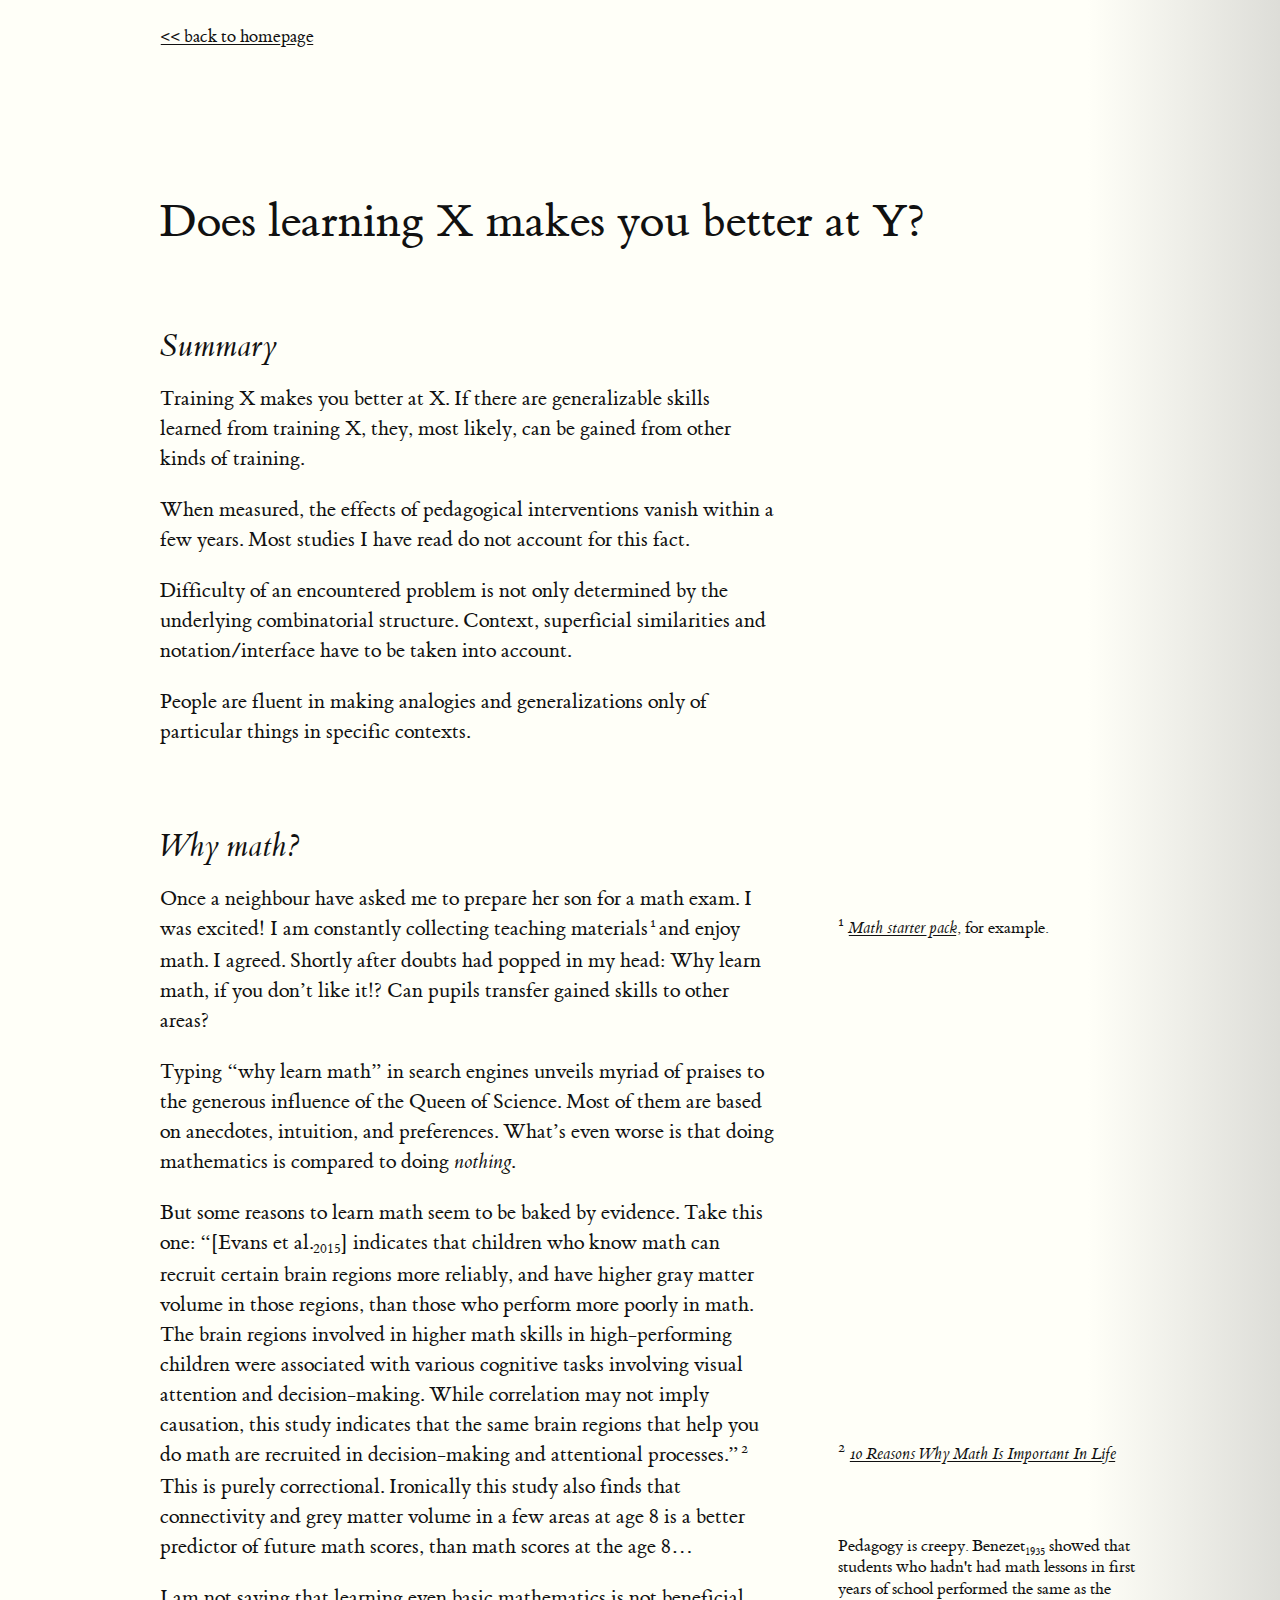
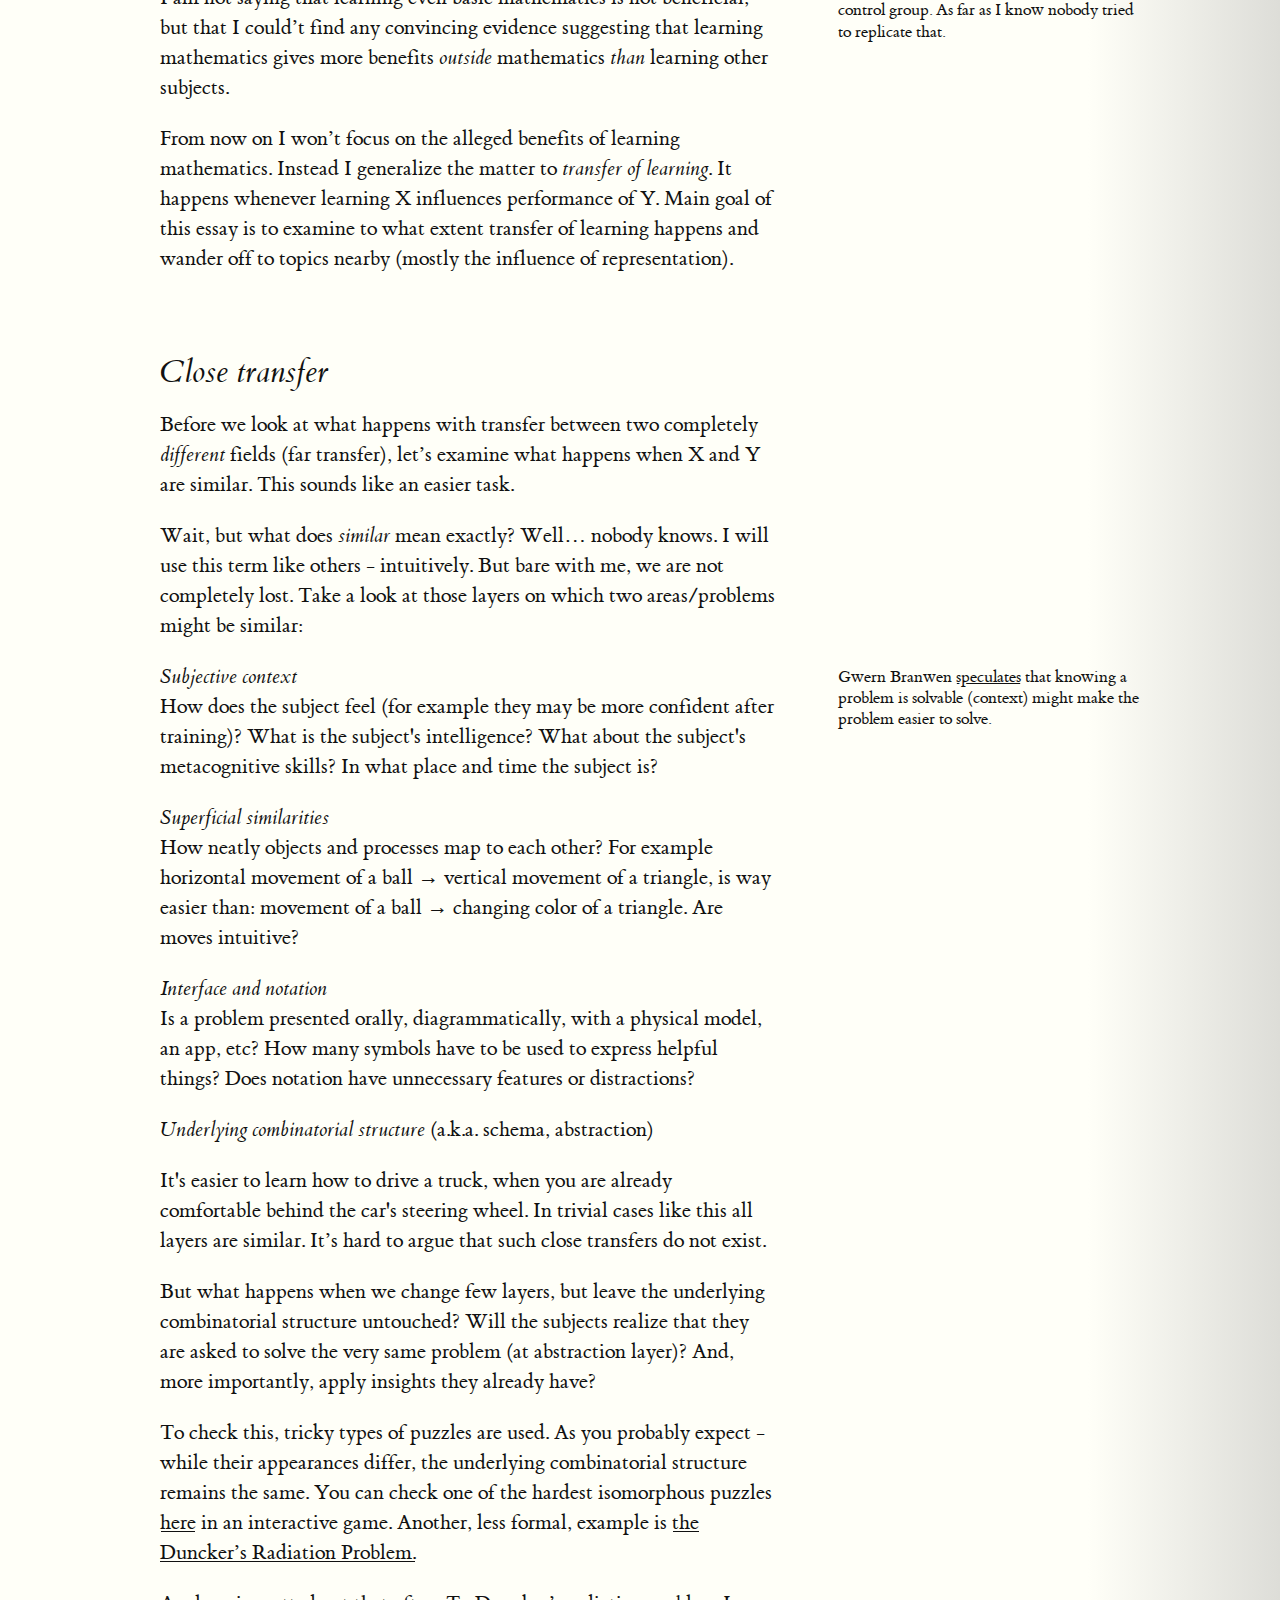
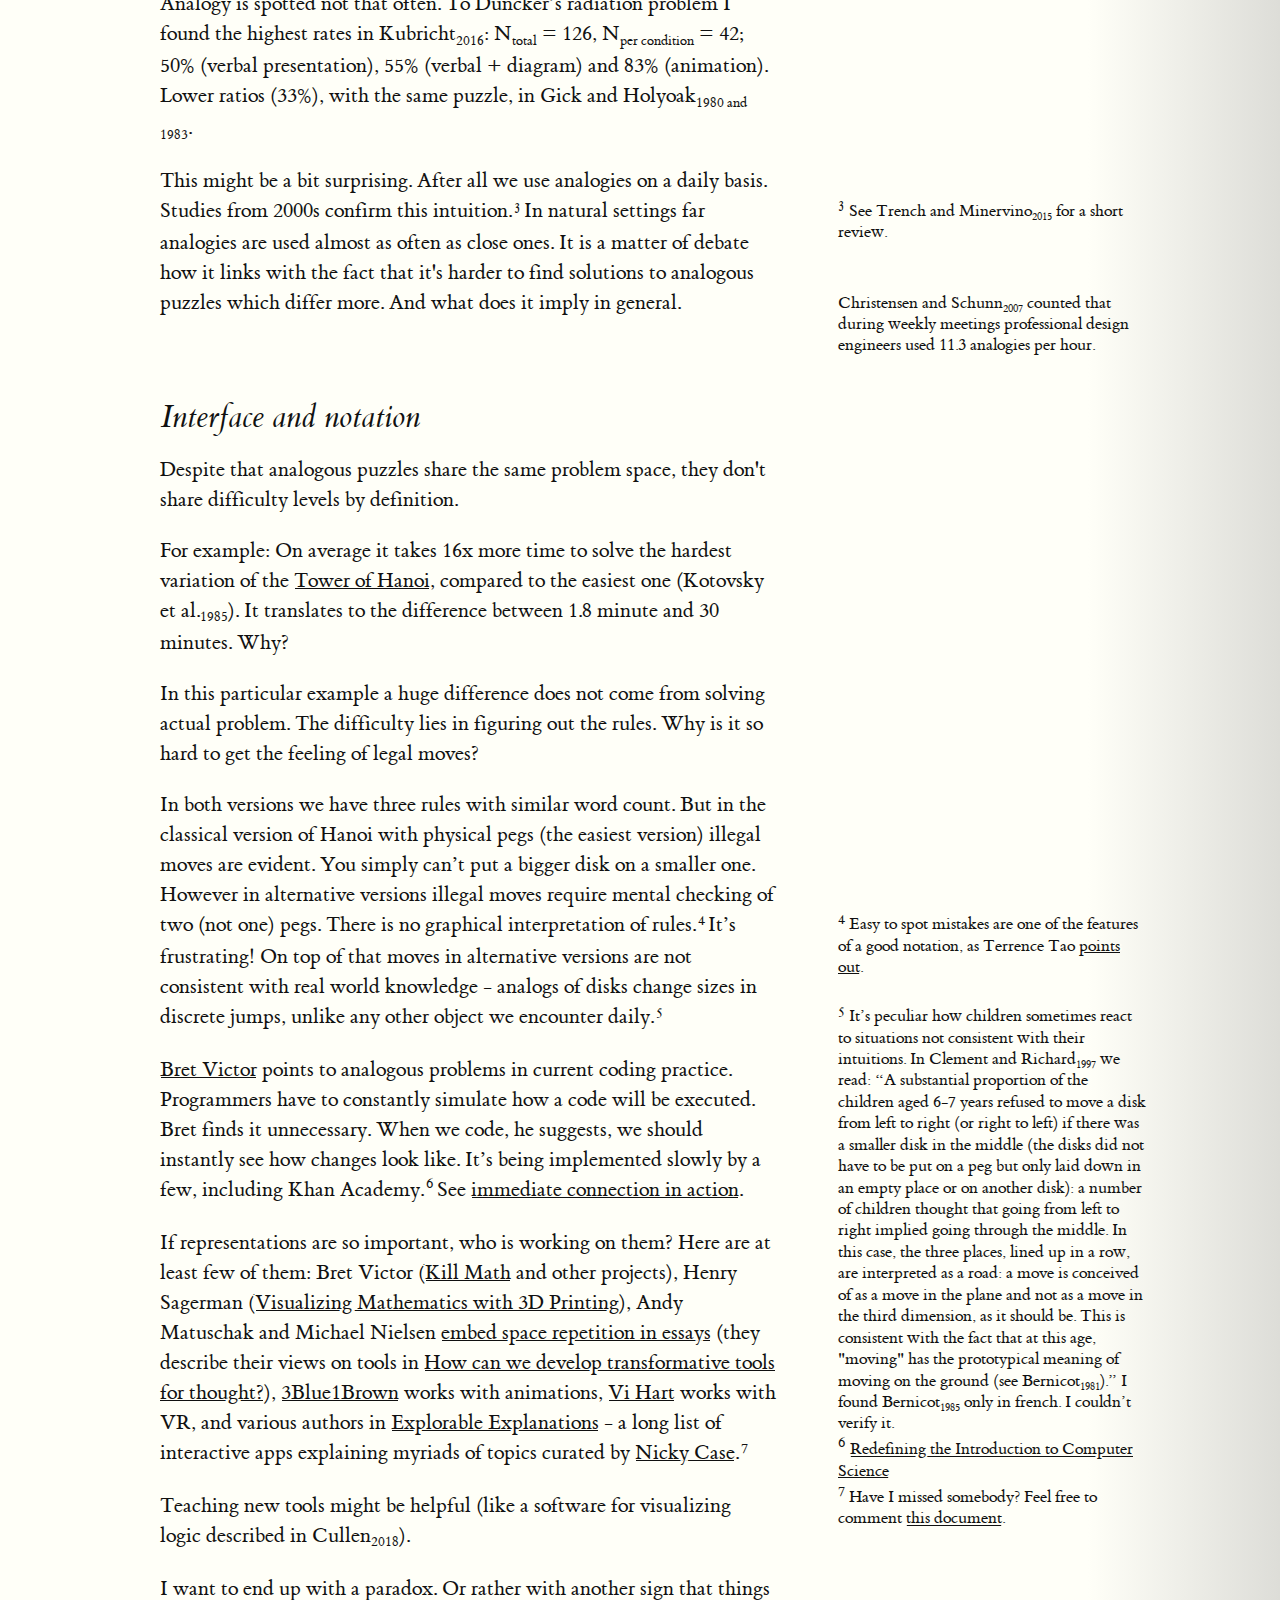
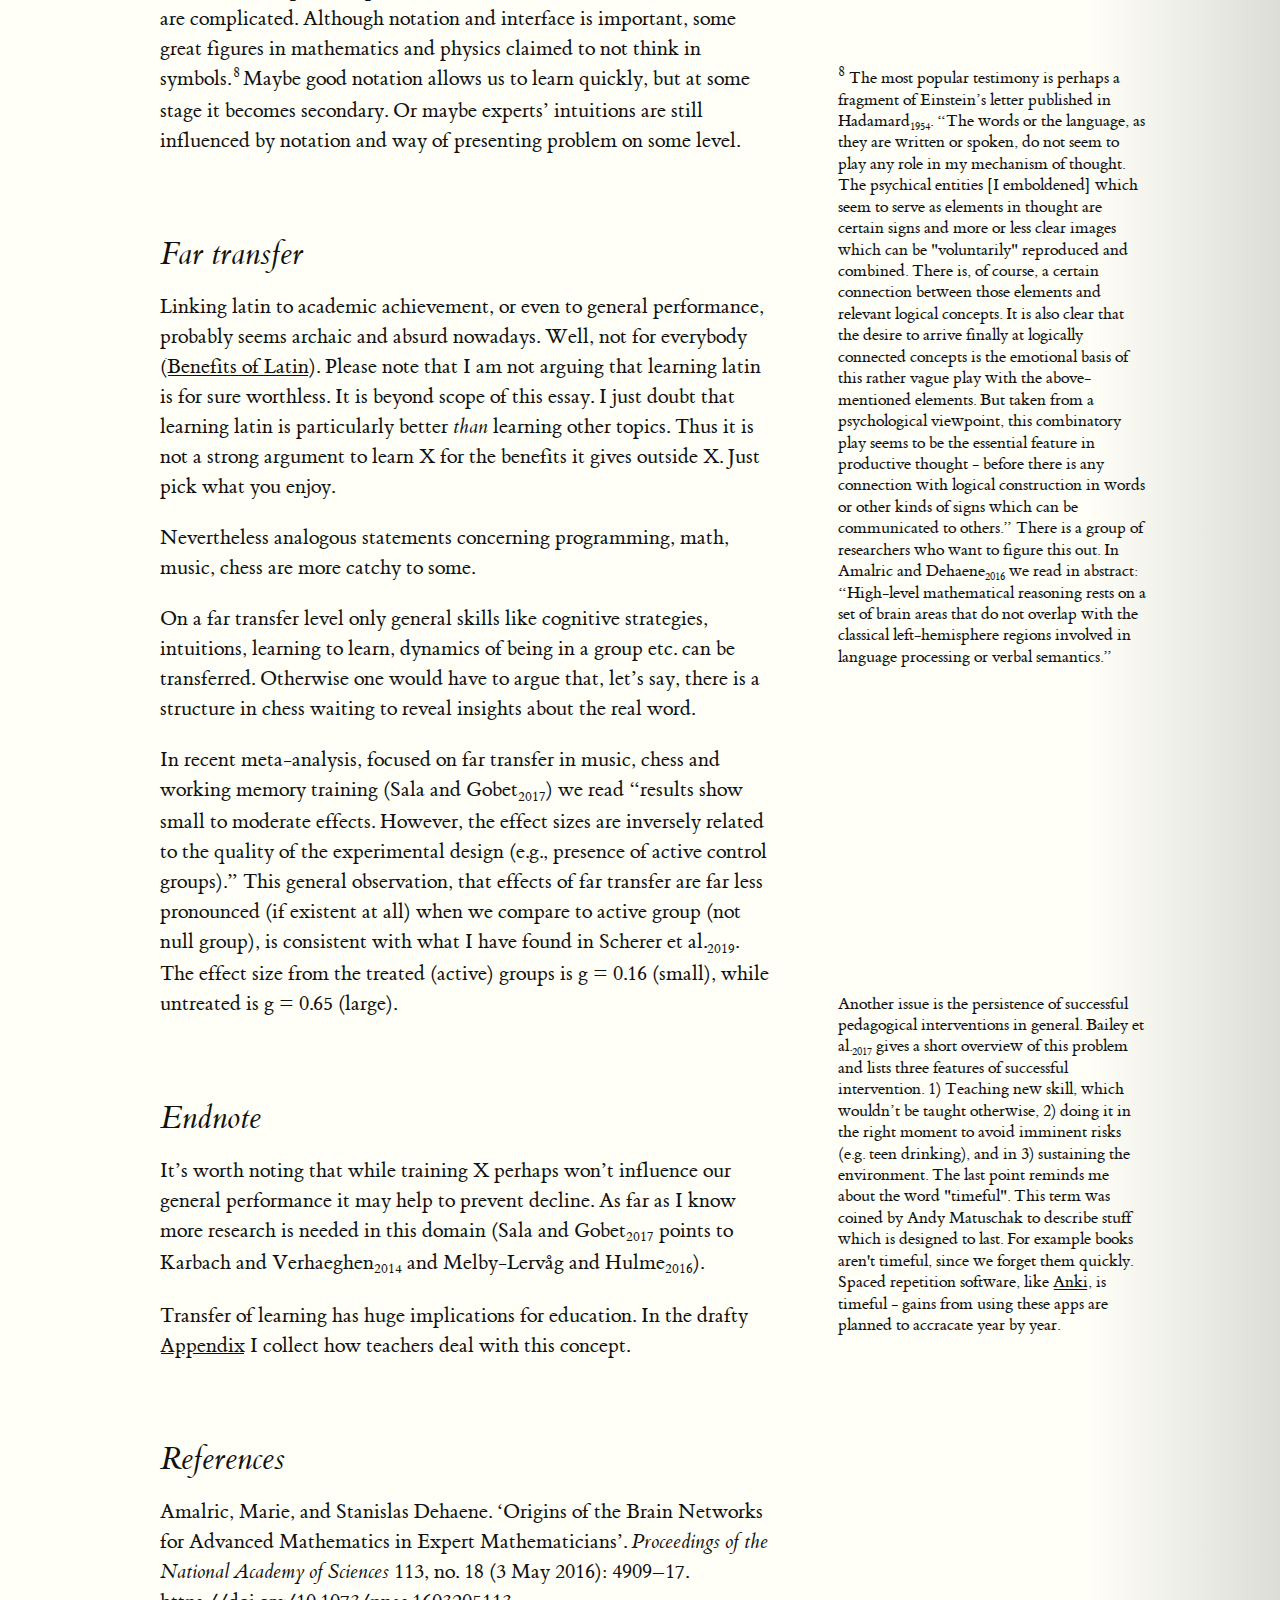
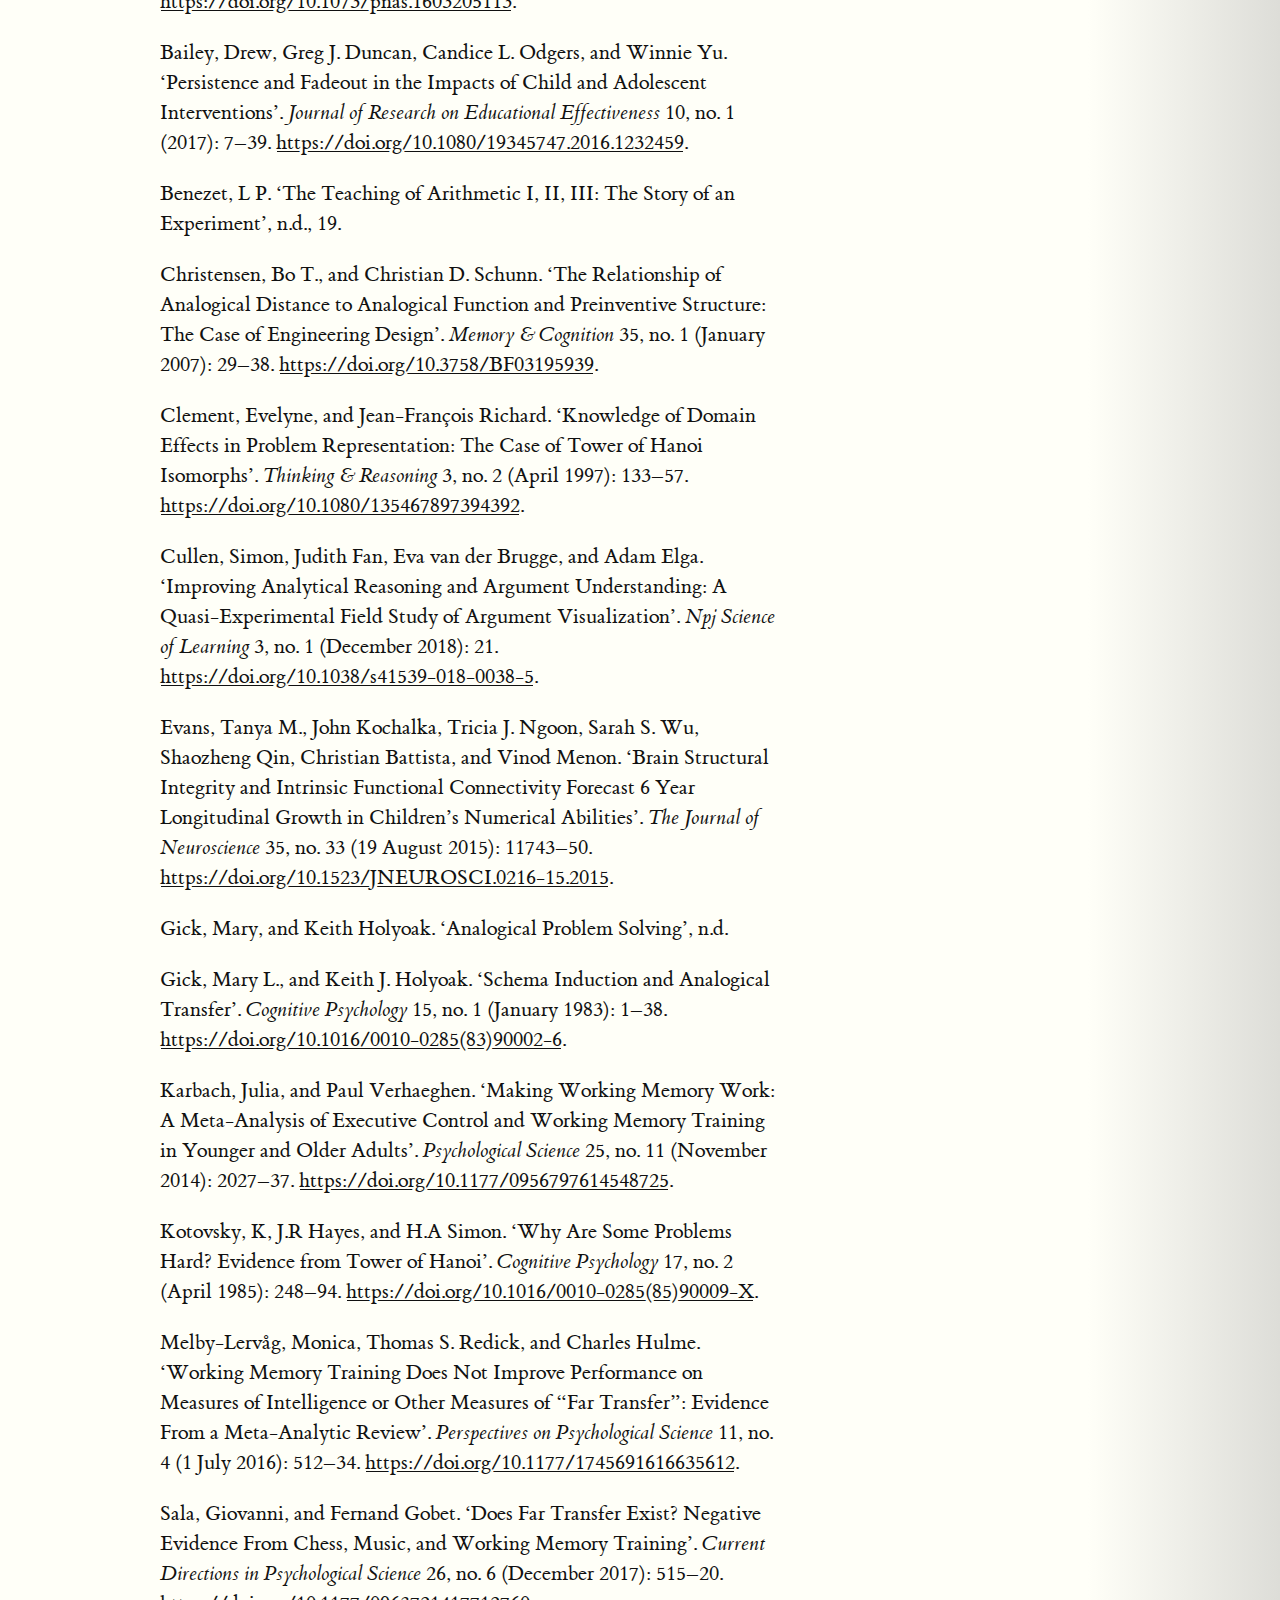
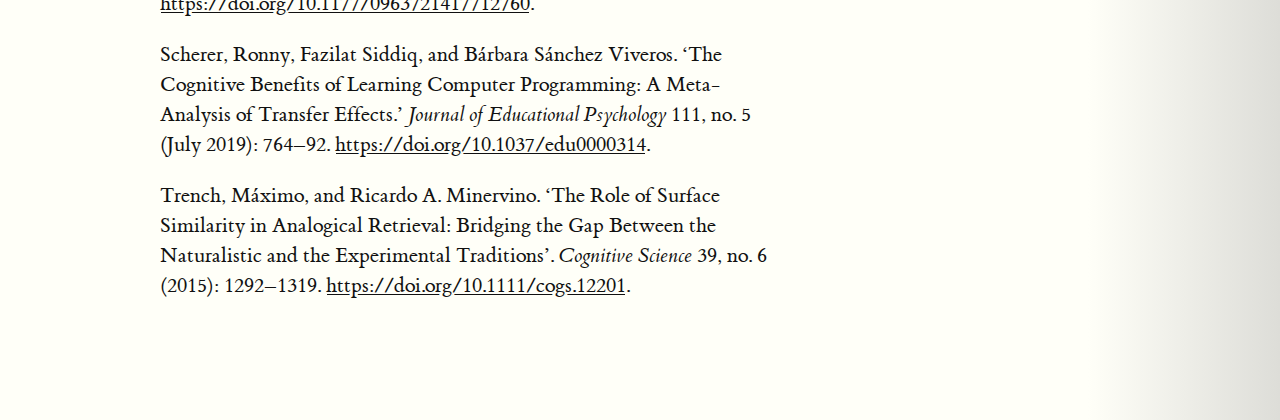
<file: writings/does_learning_x_makes_you_better_at_y.html>
<!DOCTYPE html>
<html lang="en">
  <head>
    <meta charset="utf-8"/>
    <title>Does learning X make you better at Y?</title>
    <link rel="stylesheet" href="../tufte.css"/>
    <link rel="stylesheet" href="../latex.css"/>
    <meta name="viewport" content="width=device-width, initial-scale=1">
  </head>

  <br>
  <a href="../index.html">&lt;&lt;<font size="+1"> back to homepage</font></a> 

  <body>
    <article>
        <section>
            <h1 id="does_learning_x_makes_you_better_at_y"> Does learning X makes you better at Y?</h1>
        </section>

        <section>
            <h2 id="summary">Summary</h2>
            <p>Training X makes you better at X. If there are generalizable skills learned from training X, they, most likely, can be gained from other kinds of training.</p>
            <p>When measured, the effects of pedagogical interventions vanish within a few years. Most studies I have read do not account for this fact.</p>
            <p>Difficulty of an encountered problem is not only determined by the underlying combinatorial structure. Context, superficial similarities and notation/interface have to be taken into account.</p>
            <p>People are fluent in making analogies and generalizations only of particular things in specific contexts.</p>
        </section>

        <section>
            <h2 id="why-math">Why math?</h2>
            <p>Once a neighbour have asked me to prepare her son for a math exam. I was excited! I am constantly collecting teaching materials<label for="teaching-materials" class="margin-toggle sidenote-number"></label></span><input type="checkbox" id="teaching-materials" class="margin-toggle"/><span class="sidenote"><a href="https://docs.google.com/document/d/1lJMq4RlHXFFOR5A1g2SWgnPrWf6arS05cO9R7EV_VkA/edit?usp=sharing" target="_blank"><em>Math starter pack</em></a>, for example.</span> and enjoy math. I agreed. Shortly after doubts had popped in my head: Why learn math, if you don&rsquo;t like it!? Can pupils transfer gained skills to other areas?</p>
            <p>Typing &ldquo;why learn math&rdquo; in search engines unveils myriad of praises to the generous influence of the Queen of Science. Most of them are based on anecdotes, intuition, and preferences. What&rsquo;s even worse is that doing mathematics is compared to doing <em>nothing</em>.</p>
            <p>But some reasons to learn math seem to be baked by evidence. Take this one: &ldquo;[Evans et al.<span class=sub>2015</span>] indicates that children who know math can recruit certain brain regions more reliably, and have higher gray matter volume in those regions, than those who perform more poorly in math. The brain regions involved in higher math skills in high-performing children were associated with various cognitive tasks involving visual attention and decision-making. While correlation may not imply causation, this study indicates that the same brain regions that help you do math are recruited in decision-making and attentional processes.&rdquo;<label for="pi-source" class="margin-toggle sidenote-number"></label></span><input type="checkbox" id="pi-source" class="margin-toggle"/><span class="sidenote"><a href="https://www.piday.org/10-reasons-why-math-is-important-in-life/" target="_blank"><em>10 Reasons Why Math Is Important In Life</em></a></span> This is purely correctional. Ironically this study also finds that connectivity and grey matter volume in a few areas at age 8 is a better predictor of future math scores, than math scores at the age 8&hellip;<label for="mn-creepy" class="margin-toggle">&#8853;</label><input type="checkbox" id="mn-creepy" class="margin-toggle"/><span class="marginnote">Pedagogy is creepy. Benezet<span class=sub>1935</span> showed that students who hadn't had math lessons in first years of school performed the same as the control group. As far as I know nobody tried to replicate that.</span></p>
            <p>I am not saying that learning even basic mathematics is not beneficial, but that I could&rsquo;t find any convincing evidence suggesting that learning mathematics gives more benefits <em>outside</em> mathematics <em>than</em> learning other subjects.</p>
            <p>From now on I won&rsquo;t focus on the alleged benefits of learning mathematics. Instead I generalize the matter to <em>transfer of learning</em>. It happens whenever learning X influences performance of Y. Main goal of this essay is to examine to what extent transfer of learning happens and wander off to topics nearby (mostly the influence of representation).</p>
        </section>
           
        <section>
            <h2 id="close-transfer">Close transfer</h2>
            <p>Before we look at what happens with transfer between two completely <em>different </em>fields (far transfer), let&rsquo;s examine what happens when X and Y are similar. This sounds like an easier task.</p>
            <p>Wait, but what does <em>similar</em> mean exactly? Well&hellip; nobody knows. I will use this term like others - intuitively. But bare with me, we are not completely lost. Take a look at those layers on which two areas/problems might be similar:</p>
            
            <p><label for="mn-math-gwern" class="margin-toggle">&#8853;</label><input type="checkbox" id="mn-math-gwern" class="margin-toggle"/><span class="marginnote">Gwern Branwen <a href="https://www.gwern.net/on-really-trying" target="_blank">speculates</a> that knowing a problem is solvable (context) might make the problem easier to solve.</span></p>
            
            <p><em>Subjective context</em><em><br /></em>How does the subject feel (for example they may be more confident after training)? What is the subject's intelligence? What about the subject's metacognitive skills? In what place and time the subject is?</em></p>  
            <p><em>Superficial similarities</em><br/>How neatly objects and processes map to each other? For example horizontal movement of a ball &rarr; vertical movement of a triangle, is way easier than: movement of a ball &rarr; changing color of a triangle. Are moves intuitive?</em></p>
            <p><em>Interface and notation</em><em><br/></em>Is a problem presented orally, diagrammatically, with a physical model, an app, etc? How many symbols have to be used to express helpful things? Does notation have unnecessary features or distractions?</em></p>
            <p><em>Underlying combinatorial structure</em> (a.k.a. schema, abstraction)</p>

            <p>It's easier to learn how to drive a truck, when you are already comfortable behind the car's steering wheel. In trivial cases like this all layers are similar. It&rsquo;s hard to argue that such close transfers do not exist.</p>
            <p>But what happens when we change few layers, but leave the underlying combinatorial structure untouched? Will the subjects realize that they are asked to solve the very same problem (at abstraction layer)? And, more importantly, apply insights they already have?</p>
            <p>To check this, tricky types of puzzles are used. As you probably expect - while their appearances differ, the underlying combinatorial structure remains the same. You can check one of the hardest isomorphous puzzles <a href="http://gocognitive.net/demo/monsters-and-globes-problem" target="_blank">here</a> in an interactive game. Another, less formal, example is <a href="https://docs.google.com/document/d/14kZeEUPuXisuX_0akTUPcZV48HR7oYAwPSRtlrqf7xg/edit?usp=sharing" target="_blank">the Duncker&rsquo;s Radiation Problem.</a></p>
            <p>Analogy is spotted not that often. To Duncker&rsquo;s radiation problem I found the highest rates in Kubricht<span class=sub>2016</span>: N<span class=sub>total</span> = 126, N<span class=sub>per condition</span> = 42; 50% (verbal presentation), 55% (verbal + diagram) and 83% (animation). Lower ratios (33%), with the same puzzle, in Gick and Holyoak<span class=sub>1980 and 1983</span>.</p>
            <p>This might be a bit surprising. After all we use analogies on a daily basis. Studies from 2000s confirm this intuition.<label for="2000s" class="margin-toggle sidenote-number"></label></span><input type="checkbox" id="2000s" class="margin-toggle"/><span class="sidenote">See Trench and Minervino<span class=sub>2015</span> for a short review.</span> In natural settings far analogies are used almost as often as close ones. It is a matter of debate how it links with the fact that it's harder to find solutions to analogous puzzles which differ more. And what does it imply in general.<label for="mn-analogies-speed" class="margin-toggle">&#8853;</label><input type="checkbox" id="mn-analogies-speed" class="margin-toggle"/><span class="marginnote">Christensen and Schunn<span class=sub>2007</span> counted that during weekly meetings professional design engineers used 11.3 analogies per hour.</span></p>
        </section>
        
        <section>
            <h2 id="interface-and-notation">Interface and notation</h2>
            <p>Despite that analogous puzzles share the same problem space, they don't share difficulty levels by definition.</p>
            <p>For example: On average it takes 16x more time to solve the hardest variation of the <a href="https://www.mathsisfun.com/games/towerofhanoi.html" target="_blank">Tower of Hanoi</a>, compared to the easiest one (Kotovsky et al.<span class=sub>1985</span>). It translates to the difference between 1.8 minute and 30 minutes. Why?</p>
            <p>In this particular example a huge difference does not come from solving actual problem. The difficulty lies in figuring out the rules. Why is it so hard to get the feeling of legal moves?</p>
            <p>In both versions we have three rules with similar word count. But in the classical version of Hanoi with physical pegs (the easiest version) illegal moves are evident. You simply can&rsquo;t put a bigger disk on a smaller one. However in alternative versions illegal moves require mental checking of two (not one) pegs. There is no graphical interpretation of rules.<label for="mn-name" class="margin-toggle sidenote-number"></label></span><input type="checkbox" id="mn-name" class="margin-toggle"/><span class="sidenote">Easy to spot mistakes are one of the features of a good notation, as Terrence Tao <a href="https://mathoverflow.net/questions/366070/what-are-the-benefits-of-writing-vector-inner-products-as-langle-u-v-rangle/366118#366118" target="_blank">points out</a>.</span> It&rsquo;s frustrating! On top of that moves in alternative versions are not consistent with real world knowledge - analogs of disks change sizes in discrete jumps, unlike any other object we encounter daily.<label for="mn-name" class="margin-toggle sidenote-number"></label></span><input type="checkbox" id="mn-name" class="margin-toggle"/><span class="sidenote">It&rsquo;s peculiar how children sometimes react to situations not consistent with their intuitions. In Clement and Richard<span class=sub>1997</span> we read: &ldquo;A substantial proportion of the children aged 6-7 years refused to move a disk from left to right (or right to left) if there was a smaller disk in the middle (the disks did not have to be put on a peg but only laid down in an empty place or on another disk): a number of children thought that going from left to right implied going through the middle. In this case, the three places, lined up in a row, are interpreted as a road: a move is conceived of as a move in the plane and not as a move in the third dimension, as it should be. This is consistent with the fact that at this age, "moving" has the prototypical meaning of moving on the ground (see Bernicot<span class=sub>1981</span>).&rdquo; I found Bernicot<span class=sub>1985</span> only in french. I couldn&rsquo;t verify it.</span></p>
            <p><a href="http://worrydream.com/" target="_blank">Bret Victor</a> points to analogous problems in current coding practice. Programmers have to constantly simulate how a code will be executed. Bret finds it unnecessary. When we code, he suggests, we should instantly see how changes look like. It&rsquo;s being implemented slowly by a few, including Khan Academy.<label for="mn-khan" class="margin-toggle sidenote-number"></label></span><input type="checkbox" id="mn-khan" class="margin-toggle"/><span class="sidenote"><a href="https://johnresig.com/blog/introducing-khan-cs/" target="_blank">Redefining the Introduction to Computer Science</a></span> See <a href="https://vimeo.com/36579366#t=12m00s" target="_blank">immediate connection in action</a>.</p>
            <p>If representations are so important, who is working on them? Here are at least few of them: Bret Victor (<a href="http://worrydream.com/KillMath/">Kill Math</a> and other projects), Henry Sagerman (<a href="http://www.3dprintmath.com/" target="_blank">Visualizing Mathematics with 3D Printing</a>), Andy Matuschak and Michael Nielsen <a href="https://quantum.country/">embed space repetition in essays</a> (they describe their views on tools in <a href="https://numinous.productions/ttft/">How can we develop transformative tools for thought?</a>), <a href="https://www.3blue1brown.com/" target="_blank">3Blue1Brown</a> works with animations, <a href="https://theartofresearch.org/a-history/" target="_blank">Vi Hart</a> works with VR, and various authors in <a href="http://explorabl.es/" target="_blank">Explorable Explanations</a> - a long list of interactive apps explaining myriads of topics curated by <a href="https://ncase.me/" target="_blank">Nicky Case</a>.<label for="mn-name" class="margin-toggle sidenote-number"></label></span><input type="checkbox" id="mn-name" class="margin-toggle"/><span class="sidenote">Have I missed somebody? Feel free to comment <a href="https://docs.google.com/document/d/1G0Btc9HS3Ig_OfBKdO3_AA9X_HvpufOHVOl7dX871gE/edit?usp=sharing" target="_blank">this document</a>.</span></p>                                  
            <p>Teaching new tools might be helpful (like a software for visualizing logic described in Cullen<span class=sub>2018</span>).</p>
            <p>I want to end up with a paradox. Or rather with another sign that things are complicated. Although notation and interface is important, some great figures in mathematics and physics claimed to not think in symbols.<label for="teaching-materials" class="margin-toggle sidenote-number"></label></span><input type="checkbox" id="teaching-materials" class="margin-toggle"/><span class="sidenote">The most popular testimony is perhaps a fragment of Einstein&rsquo;s letter published in Hadamard<span class=sub>1954</span>. &ldquo;The words or the language, as they are written or spoken, do not seem to play any role in my mechanism of thought. The psychical entities [I emboldened] which seem to serve as elements in thought are certain signs and more or less clear images which can be "voluntarily" reproduced and combined. There is, of course, a certain connection between those elements and relevant logical concepts. It is also clear that the desire to arrive finally at logically connected concepts is the emotional basis of this rather vague play with the above-mentioned elements. But taken from a psychological viewpoint, this combinatory play seems to be the essential feature in productive thought - before there is any connection with logical construction in words or other kinds of signs which can be communicated to others.&rdquo; There is a group of researchers who want to figure this out. In Amalric and Dehaene<span class=sub>2016</span> we read in abstract: &ldquo;High-level mathematical reasoning rests on a set of brain areas that do not overlap with the classical left-hemisphere regions involved in language processing or verbal semantics.&rdquo;</span> Maybe good notation allows us to learn quickly, but at some stage it becomes secondary. Or maybe experts’ intuitions are still influenced by notation and way of presenting problem on some level.</p>
    </section>

    <section>
        <h2 id="far-transfer">Far transfer</h2>
        <p>Linking latin to academic achievement, or even to general performance, probably seems archaic and absurd nowadays. Well, not for everybody (<a href="https://mcl.as.uky.edu/benefits-latin" target="_blank">Benefits of Latin</a>). Please note that I am not arguing that learning latin is for sure worthless. It is beyond scope of this essay. I just doubt that learning latin is particularly better <em>than</em> learning other topics. Thus it is not a strong argument to learn X for the benefits it gives outside X. Just pick what you enjoy.</p>
        <p>Nevertheless analogous statements concerning programming, math, music, chess are more catchy to some.</p>
        <p>On a far transfer level only general skills like cognitive strategies, intuitions, learning to learn, dynamics of being in a group etc. can be transferred. Otherwise one would have to argue that, let&rsquo;s say, there is a structure in chess waiting to reveal insights about the real word.</p>
        <p>In recent meta-analysis, focused on far transfer in music, chess and working memory training (Sala and Gobet<span class=sub>2017</span>) we read &ldquo;results show small to moderate effects. However, the effect sizes are inversely related to the quality of the experimental design (e.g., presence of active control groups).&rdquo; This general observation, that effects of far transfer are far less pronounced (if existent at all) when we compare to active group (not null group), is consistent with what I have found in Scherer et al.<span class=sub>2019</span>. The effect size from the treated (active) groups is g = 0.16 (small), while untreated is g = 0.65 (large).<label for="mn-name" class="margin-toggle">&#8853;</label><input type="checkbox" id="mn-name" class="margin-toggle"/><span class="marginnote">Another issue is the persistence of successful pedagogical interventions in general. Bailey et al.<span class=sub>2017</span> gives a short overview of this problem and lists three features of successful intervention. 1) Teaching new skill, which wouldn’t be taught otherwise, 2) doing it in the right moment to avoid imminent risks (e.g. teen drinking), and in 3) sustaining the environment. The last point reminds me about the word "timeful". This term was coined by Andy Matuschak to describe stuff which is designed to last. For example books aren't timeful, since we forget them quickly. Spaced repetition software, like <a href="https://apps.ankiweb.net/">Anki</a>, is timeful - gains from using these apps are planned to accracate year by year.</span></p>
    </section>
    
    <section>
        <h2 id="endnote">Endnote</h2>
        <p>It&rsquo;s worth noting that while training X perhaps won&rsquo;t influence our general performance it may help to prevent decline. As far as I know more research is needed in this domain (Sala and Gobet<span class=sub>2017</span> points to Karbach and Verhaeghen<span class=sub>2014</span> and Melby-Lerv&aring;g and Hulme<span class=sub>2016</span>).</p>
        <p>Transfer of learning has huge implications for education. In the drafty <a href="https://docs.google.com/document/d/1l39YTUTPTA0RtXnhPnpk1dnvbZMhCgvpVUFeXTfvxjE/edit?usp=sharing" target="_blank">Appendix</a> I collect how teachers deal with this concept.</p>
    </section>

    <section>
        <h2>References</h2>
            <p>Amalric, Marie, and Stanislas Dehaene. ‘Origins of the Brain Networks for Advanced Mathematics in Expert Mathematicians’. <i>Proceedings of the National Academy of Sciences</i> 113, no. 18 (3 May 2016): 4909–17. <a href="https://doi.org/10.1073/pnas.1603205113">https://doi.org/10.1073/pnas.1603205113</a>.</p>
            <span class="Z3988" title="url_ver=Z39.88-2004&amp;ctx_ver=Z39.88-2004&amp;rfr_id=info%3Asid%2Fzotero.org%3A2&amp;rft_id=info%3Adoi%2F10.1073%2Fpnas.1603205113&amp;rft_val_fmt=info%3Aofi%2Ffmt%3Akev%3Amtx%3Ajournal&amp;rft.genre=article&amp;rft.atitle=Origins%20of%20the%20brain%20networks%20for%20advanced%20mathematics%20in%20expert%20mathematicians&amp;rft.jtitle=Proceedings%20of%20the%20National%20Academy%20of%20Sciences&amp;rft.stitle=Proc%20Natl%20Acad%20Sci%20USA&amp;rft.volume=113&amp;rft.issue=18&amp;rft.aufirst=Marie&amp;rft.aulast=Amalric&amp;rft.au=Marie%20Amalric&amp;rft.au=Stanislas%20Dehaene&amp;rft.date=2016-05-03&amp;rft.pages=4909-4917&amp;rft.spage=4909&amp;rft.epage=4917&amp;rft.issn=0027-8424%2C%201091-6490&amp;rft.language=en"></span>
            <p>Bailey, Drew, Greg J. Duncan, Candice L. Odgers, and Winnie Yu. ‘Persistence and Fadeout in the Impacts of Child and Adolescent Interventions’. <i>Journal of Research on Educational Effectiveness</i> 10, no. 1 (2017): 7–39. <a href="https://doi.org/10.1080/19345747.2016.1232459">https://doi.org/10.1080/19345747.2016.1232459</a>.</p>
            <span class="Z3988" title="url_ver=Z39.88-2004&amp;ctx_ver=Z39.88-2004&amp;rfr_id=info%3Asid%2Fzotero.org%3A2&amp;rft_id=info%3Adoi%2F10.1080%2F19345747.2016.1232459&amp;rft_id=info%3Apmid%2F29371909&amp;rft_val_fmt=info%3Aofi%2Ffmt%3Akev%3Amtx%3Ajournal&amp;rft.genre=article&amp;rft.atitle=Persistence%20and%20Fadeout%20in%20the%20Impacts%20of%20Child%20and%20Adolescent%20Interventions&amp;rft.jtitle=Journal%20of%20research%20on%20educational%20effectiveness&amp;rft.stitle=J%20Res%20Educ%20Eff&amp;rft.volume=10&amp;rft.issue=1&amp;rft.aufirst=Drew&amp;rft.aulast=Bailey&amp;rft.au=Drew%20Bailey&amp;rft.au=Greg%20J.%20Duncan&amp;rft.au=Candice%20L.%20Odgers&amp;rft.au=Winnie%20Yu&amp;rft.date=2017&amp;rft.pages=7-39&amp;rft.spage=7&amp;rft.epage=39&amp;rft.issn=1934-5747"></span>   
            <p>Benezet, L P. ‘The Teaching of Arithmetic I, II, III: The Story of an Experiment’, n.d., 19.</p>
            <span class="Z3988" title="url_ver=Z39.88-2004&amp;ctx_ver=Z39.88-2004&amp;rfr_id=info%3Asid%2Fzotero.org%3A2&amp;rft_val_fmt=info%3Aofi%2Ffmt%3Akev%3Amtx%3Ajournal&amp;rft.genre=article&amp;rft.atitle=The%20Teaching%20of%20Arithmetic%20I%2C%20II%2C%20III%3A%20The%20Story%20of%20an%20experiment&amp;rft.aufirst=L%20P&amp;rft.aulast=Benezet&amp;rft.au=L%20P%20Benezet&amp;rft.pages=19&amp;rft.language=en"></span>
            <p>Christensen, Bo T., and Christian D. Schunn. ‘The Relationship of Analogical Distance to Analogical Function and Preinventive Structure: The Case of Engineering Design’. <i>Memory &amp; Cognition</i> 35, no. 1 (January 2007): 29–38. <a href="https://doi.org/10.3758/BF03195939">https://doi.org/10.3758/BF03195939</a>.</p>
            <span class="Z3988" title="url_ver=Z39.88-2004&amp;ctx_ver=Z39.88-2004&amp;rfr_id=info%3Asid%2Fzotero.org%3A2&amp;rft_id=info%3Adoi%2F10.3758%2FBF03195939&amp;rft_val_fmt=info%3Aofi%2Ffmt%3Akev%3Amtx%3Ajournal&amp;rft.genre=article&amp;rft.atitle=The%20relationship%20of%20analogical%20distance%20to%20analogical%20function%20and%20preinventive%20structure%3A%20the%20case%20of%20engineering%20design&amp;rft.jtitle=Memory%20%26%20Cognition&amp;rft.stitle=Memory%20%26%20Cognition&amp;rft.volume=35&amp;rft.issue=1&amp;rft.aufirst=Bo%20T.&amp;rft.aulast=Christensen&amp;rft.au=Bo%20T.%20Christensen&amp;rft.au=Christian%20D.%20Schunn&amp;rft.date=2007-01&amp;rft.pages=29-38&amp;rft.spage=29&amp;rft.epage=38&amp;rft.issn=0090-502X%2C%201532-5946&amp;rft.language=en"></span>
            <p>Clement, Evelyne, and Jean-François Richard. ‘Knowledge of Domain Effects in Problem Representation: The Case of Tower of Hanoi Isomorphs’. <i>Thinking &amp; Reasoning</i> 3, no. 2 (April 1997): 133–57. <a href="https://doi.org/10.1080/135467897394392">https://doi.org/10.1080/135467897394392</a>.</p>
            <span class="Z3988" title="url_ver=Z39.88-2004&amp;ctx_ver=Z39.88-2004&amp;rfr_id=info%3Asid%2Fzotero.org%3A2&amp;rft_id=info%3Adoi%2F10.1080%2F135467897394392&amp;rft_val_fmt=info%3Aofi%2Ffmt%3Akev%3Amtx%3Ajournal&amp;rft.genre=article&amp;rft.atitle=Knowledge%20of%20Domain%20Effects%20in%20Problem%20Representation%3A%20The%20Case%20of%20Tower%20of%20Hanoi%20Isomorphs&amp;rft.jtitle=Thinking%20%26%20Reasoning&amp;rft.stitle=Thinking%20%26%20Reasoning&amp;rft.volume=3&amp;rft.issue=2&amp;rft.aufirst=Evelyne&amp;rft.aulast=Clement&amp;rft.au=Evelyne%20Clement&amp;rft.au=Jean-Fran%C3%A7ois%20Richard&amp;rft.date=1997-04&amp;rft.pages=133-157&amp;rft.spage=133&amp;rft.epage=157&amp;rft.issn=1354-6783%2C%201464-0708&amp;rft.language=en"></span>
            <p>Cullen, Simon, Judith Fan, Eva van der Brugge, and Adam Elga. ‘Improving Analytical Reasoning and Argument Understanding: A Quasi-Experimental Field Study of Argument Visualization’. <i>Npj Science of Learning</i> 3, no. 1 (December 2018): 21. <a href="https://doi.org/10.1038/s41539-018-0038-5">https://doi.org/10.1038/s41539-018-0038-5</a>.</p>
            <span class="Z3988" title="url_ver=Z39.88-2004&amp;ctx_ver=Z39.88-2004&amp;rfr_id=info%3Asid%2Fzotero.org%3A2&amp;rft_id=info%3Adoi%2F10.1038%2Fs41539-018-0038-5&amp;rft_val_fmt=info%3Aofi%2Ffmt%3Akev%3Amtx%3Ajournal&amp;rft.genre=article&amp;rft.atitle=Improving%20analytical%20reasoning%20and%20argument%20understanding%3A%20a%20quasi-experimental%20field%20study%20of%20argument%20visualization&amp;rft.jtitle=npj%20Science%20of%20Learning&amp;rft.stitle=npj%20Science%20Learn&amp;rft.volume=3&amp;rft.issue=1&amp;rft.aufirst=Simon&amp;rft.aulast=Cullen&amp;rft.au=Simon%20Cullen&amp;rft.au=Judith%20Fan&amp;rft.au=Eva%20van%20der%20Brugge&amp;rft.au=Adam%20Elga&amp;rft.date=2018-12&amp;rft.pages=21&amp;rft.issn=2056-7936&amp;rft.language=en"></span>
            <p>Evans, Tanya M., John Kochalka, Tricia J. Ngoon, Sarah S. Wu, Shaozheng Qin, Christian Battista, and Vinod Menon. ‘Brain Structural Integrity and Intrinsic Functional Connectivity Forecast 6 Year Longitudinal Growth in Children’s Numerical Abilities’. <i>The Journal of Neuroscience</i> 35, no. 33 (19 August 2015): 11743–50. <a href="https://doi.org/10.1523/JNEUROSCI.0216-15.2015">https://doi.org/10.1523/JNEUROSCI.0216-15.2015</a>.</p>
            <span class="Z3988" title="url_ver=Z39.88-2004&amp;ctx_ver=Z39.88-2004&amp;rfr_id=info%3Asid%2Fzotero.org%3A2&amp;rft_id=info%3Adoi%2F10.1523%2FJNEUROSCI.0216-15.2015&amp;rft_val_fmt=info%3Aofi%2Ffmt%3Akev%3Amtx%3Ajournal&amp;rft.genre=article&amp;rft.atitle=Brain%20Structural%20Integrity%20and%20Intrinsic%20Functional%20Connectivity%20Forecast%206%20Year%20Longitudinal%20Growth%20in%20Children's%20Numerical%20Abilities&amp;rft.jtitle=The%20Journal%20of%20Neuroscience&amp;rft.stitle=J.%20Neurosci.&amp;rft.volume=35&amp;rft.issue=33&amp;rft.aufirst=Tanya%20M.&amp;rft.aulast=Evans&amp;rft.au=Tanya%20M.%20Evans&amp;rft.au=John%20Kochalka&amp;rft.au=Tricia%20J.%20Ngoon&amp;rft.au=Sarah%20S.%20Wu&amp;rft.au=Shaozheng%20Qin&amp;rft.au=Christian%20Battista&amp;rft.au=Vinod%20Menon&amp;rft.date=2015-08-19&amp;rft.pages=11743-11750&amp;rft.spage=11743&amp;rft.epage=11750&amp;rft.issn=0270-6474%2C%201529-2401&amp;rft.language=en"></span>
            <p>Gick, Mary, and Keith Holyoak. ‘Analogical Problem Solving’, n.d.</p>
            <span class="Z3988" title="url_ver=Z39.88-2004&amp;ctx_ver=Z39.88-2004&amp;rfr_id=info%3Asid%2Fzotero.org%3A2&amp;rft_val_fmt=info%3Aofi%2Ffmt%3Akev%3Amtx%3Ajournal&amp;rft.genre=article&amp;rft.atitle=Analogical%20Problem%20Solving&amp;rft.aufirst=Mary&amp;rft.aulast=Gick&amp;rft.au=Mary%20Gick&amp;rft.au=Keith%20Holyoak"></span>
            <p>Gick, Mary L., and Keith J. Holyoak. ‘Schema Induction and Analogical Transfer’. <i>Cognitive Psychology</i> 15, no. 1 (January 1983): 1–38. <a href="https://doi.org/10.1016/0010-0285(83)90002-6">https://doi.org/10.1016/0010-0285(83)90002-6</a>.</p>
            <span class="Z3988" title="url_ver=Z39.88-2004&amp;ctx_ver=Z39.88-2004&amp;rfr_id=info%3Asid%2Fzotero.org%3A2&amp;rft_id=info%3Adoi%2F10.1016%2F0010-0285(83)90002-6&amp;rft_val_fmt=info%3Aofi%2Ffmt%3Akev%3Amtx%3Ajournal&amp;rft.genre=article&amp;rft.atitle=Schema%20induction%20and%20analogical%20transfer&amp;rft.jtitle=Cognitive%20Psychology&amp;rft.stitle=Cognitive%20Psychology&amp;rft.volume=15&amp;rft.issue=1&amp;rft.aufirst=Mary%20L.&amp;rft.aulast=Gick&amp;rft.au=Mary%20L.%20Gick&amp;rft.au=Keith%20J.%20Holyoak&amp;rft.date=1983-01&amp;rft.pages=1-38&amp;rft.spage=1&amp;rft.epage=38&amp;rft.issn=00100285&amp;rft.language=en"></span>
            <p>Karbach, Julia, and Paul Verhaeghen. ‘Making Working Memory Work: A Meta-Analysis of Executive Control and Working Memory Training in Younger and Older Adults’. <i>Psychological Science</i> 25, no. 11 (November 2014): 2027–37. <a href="https://doi.org/10.1177/0956797614548725">https://doi.org/10.1177/0956797614548725</a>.</p>
            <span class="Z3988" title="url_ver=Z39.88-2004&amp;ctx_ver=Z39.88-2004&amp;rfr_id=info%3Asid%2Fzotero.org%3A2&amp;rft_id=info%3Adoi%2F10.1177%2F0956797614548725&amp;rft_id=info%3Apmid%2F25298292&amp;rft_val_fmt=info%3Aofi%2Ffmt%3Akev%3Amtx%3Ajournal&amp;rft.genre=article&amp;rft.atitle=Making%20working%20memory%20work%3A%20A%20meta-analysis%20of%20executive%20control%20and%20working%20memory%20training%20in%20younger%20and%20older%20adults&amp;rft.jtitle=Psychological%20science&amp;rft.stitle=Psychol%20Sci&amp;rft.volume=25&amp;rft.issue=11&amp;rft.aufirst=Julia&amp;rft.aulast=Karbach&amp;rft.au=Julia%20Karbach&amp;rft.au=Paul%20Verhaeghen&amp;rft.date=2014-11&amp;rft.pages=2027-2037&amp;rft.spage=2027&amp;rft.epage=2037&amp;rft.issn=0956-7976"></span>
            <p>Kotovsky, K, J.R Hayes, and H.A Simon. ‘Why Are Some Problems Hard? Evidence from Tower of Hanoi’. <i>Cognitive Psychology</i> 17, no. 2 (April 1985): 248–94. <a href="https://doi.org/10.1016/0010-0285(85)90009-X">https://doi.org/10.1016/0010-0285(85)90009-X</a>.</p>
            <span class="Z3988" title="url_ver=Z39.88-2004&amp;ctx_ver=Z39.88-2004&amp;rfr_id=info%3Asid%2Fzotero.org%3A2&amp;rft_id=info%3Adoi%2F10.1016%2F0010-0285(85)90009-X&amp;rft_val_fmt=info%3Aofi%2Ffmt%3Akev%3Amtx%3Ajournal&amp;rft.genre=article&amp;rft.atitle=Why%20are%20some%20problems%20hard%3F%20Evidence%20from%20Tower%20of%20Hanoi&amp;rft.jtitle=Cognitive%20Psychology&amp;rft.stitle=Cognitive%20Psychology&amp;rft.volume=17&amp;rft.issue=2&amp;rft.aufirst=K&amp;rft.aulast=Kotovsky&amp;rft.au=K%20Kotovsky&amp;rft.au=J.R%20Hayes&amp;rft.au=H.A%20Simon&amp;rft.date=1985-04&amp;rft.pages=248-294&amp;rft.spage=248&amp;rft.epage=294&amp;rft.issn=00100285&amp;rft.language=en"></span>
            <p>Melby-Lervåg, Monica, Thomas S. Redick, and Charles Hulme. ‘Working Memory Training Does Not Improve Performance on Measures of Intelligence or Other Measures of “Far Transfer”: Evidence From a Meta-Analytic Review’. <i>Perspectives on Psychological Science</i> 11, no. 4 (1 July 2016): 512–34. <a href="https://doi.org/10.1177/1745691616635612">https://doi.org/10.1177/1745691616635612</a>.</p>
            <span class="Z3988" title="url_ver=Z39.88-2004&amp;ctx_ver=Z39.88-2004&amp;rfr_id=info%3Asid%2Fzotero.org%3A2&amp;rft_id=info%3Adoi%2F10.1177%2F1745691616635612&amp;rft_val_fmt=info%3Aofi%2Ffmt%3Akev%3Amtx%3Ajournal&amp;rft.genre=article&amp;rft.atitle=Working%20Memory%20Training%20Does%20Not%20Improve%20Performance%20on%20Measures%20of%20Intelligence%20or%20Other%20Measures%20of%20%E2%80%9CFar%20Transfer%E2%80%9D%3A%20Evidence%20From%20a%20Meta-Analytic%20Review&amp;rft.jtitle=Perspectives%20on%20Psychological%20Science&amp;rft.stitle=Perspect%20Psychol%20Sci&amp;rft.volume=11&amp;rft.issue=4&amp;rft.aufirst=Monica&amp;rft.aulast=Melby-Lerv%C3%A5g&amp;rft.au=Monica%20Melby-Lerv%C3%A5g&amp;rft.au=Thomas%20S.%20Redick&amp;rft.au=Charles%20Hulme&amp;rft.date=2016-07-01&amp;rft.pages=512-534&amp;rft.spage=512&amp;rft.epage=534&amp;rft.issn=1745-6916&amp;rft.language=en"></span>
            <p>Sala, Giovanni, and Fernand Gobet. ‘Does Far Transfer Exist? Negative Evidence From Chess, Music, and Working Memory Training’. <i>Current Directions in Psychological Science</i> 26, no. 6 (December 2017): 515–20. <a href="https://doi.org/10.1177/0963721417712760">https://doi.org/10.1177/0963721417712760</a>.</p>
            <span class="Z3988" title="url_ver=Z39.88-2004&amp;ctx_ver=Z39.88-2004&amp;rfr_id=info%3Asid%2Fzotero.org%3A2&amp;rft_id=info%3Adoi%2F10.1177%2F0963721417712760&amp;rft_val_fmt=info%3Aofi%2Ffmt%3Akev%3Amtx%3Ajournal&amp;rft.genre=article&amp;rft.atitle=Does%20Far%20Transfer%20Exist%3F%20Negative%20Evidence%20From%20Chess%2C%20Music%2C%20and%20Working%20Memory%20Training&amp;rft.jtitle=Current%20Directions%20in%20Psychological%20Science&amp;rft.stitle=Curr%20Dir%20Psychol%20Sci&amp;rft.volume=26&amp;rft.issue=6&amp;rft.aufirst=Giovanni&amp;rft.aulast=Sala&amp;rft.au=Giovanni%20Sala&amp;rft.au=Fernand%20Gobet&amp;rft.date=2017-12&amp;rft.pages=515-520&amp;rft.spage=515&amp;rft.epage=520&amp;rft.issn=0963-7214%2C%201467-8721&amp;rft.language=en"></span>
            <p>Scherer, Ronny, Fazilat Siddiq, and Bárbara Sánchez Viveros. ‘The Cognitive Benefits of Learning Computer Programming: A Meta-Analysis of Transfer Effects.’ <i>Journal of Educational Psychology</i> 111, no. 5 (July 2019): 764–92. <a href="https://doi.org/10.1037/edu0000314">https://doi.org/10.1037/edu0000314</a>.</p>
            <span class="Z3988" title="url_ver=Z39.88-2004&amp;ctx_ver=Z39.88-2004&amp;rfr_id=info%3Asid%2Fzotero.org%3A2&amp;rft_id=info%3Adoi%2F10.1037%2Fedu0000314&amp;rft_val_fmt=info%3Aofi%2Ffmt%3Akev%3Amtx%3Ajournal&amp;rft.genre=article&amp;rft.atitle=The%20cognitive%20benefits%20of%20learning%20computer%20programming%3A%20A%20meta-analysis%20of%20transfer%20effects.&amp;rft.jtitle=Journal%20of%20Educational%20Psychology&amp;rft.stitle=Journal%20of%20Educational%20Psychology&amp;rft.volume=111&amp;rft.issue=5&amp;rft.aufirst=Ronny&amp;rft.aulast=Scherer&amp;rft.au=Ronny%20Scherer&amp;rft.au=Fazilat%20Siddiq&amp;rft.au=B%C3%A1rbara%20S%C3%A1nchez%20Viveros&amp;rft.date=2019-07&amp;rft.pages=764-792&amp;rft.spage=764&amp;rft.epage=792&amp;rft.issn=1939-2176%2C%200022-0663&amp;rft.language=en"></span>
            <p>Trench, Máximo, and Ricardo A. Minervino. ‘The Role of Surface Similarity in Analogical Retrieval: Bridging the Gap Between the Naturalistic and the Experimental Traditions’. <i>Cognitive Science</i> 39, no. 6 (2015): 1292–1319. <a href="https://doi.org/10.1111/cogs.12201">https://doi.org/10.1111/cogs.12201</a>.</p>
            <span class="Z3988" title="url_ver=Z39.88-2004&amp;ctx_ver=Z39.88-2004&amp;rfr_id=info%3Asid%2Fzotero.org%3A2&amp;rft_id=info%3Adoi%2F10.1111%2Fcogs.12201&amp;rft_val_fmt=info%3Aofi%2Ffmt%3Akev%3Amtx%3Ajournal&amp;rft.genre=article&amp;rft.atitle=The%20Role%20of%20Surface%20Similarity%20in%20Analogical%20Retrieval%3A%20Bridging%20the%20Gap%20Between%20the%20Naturalistic%20and%20the%20Experimental%20Traditions&amp;rft.jtitle=Cognitive%20Science&amp;rft.volume=39&amp;rft.issue=6&amp;rft.aufirst=M%C3%A1ximo&amp;rft.aulast=Trench&amp;rft.au=M%C3%A1ximo%20Trench&amp;rft.au=Ricardo%20A.%20Minervino&amp;rft.date=2015&amp;rft.pages=1292-1319&amp;rft.spage=1292&amp;rft.epage=1319&amp;rft.issn=1551-6709&amp;rft.language=en"></span></p>
    </section>
    </article>
  </body>
</html>
</file>
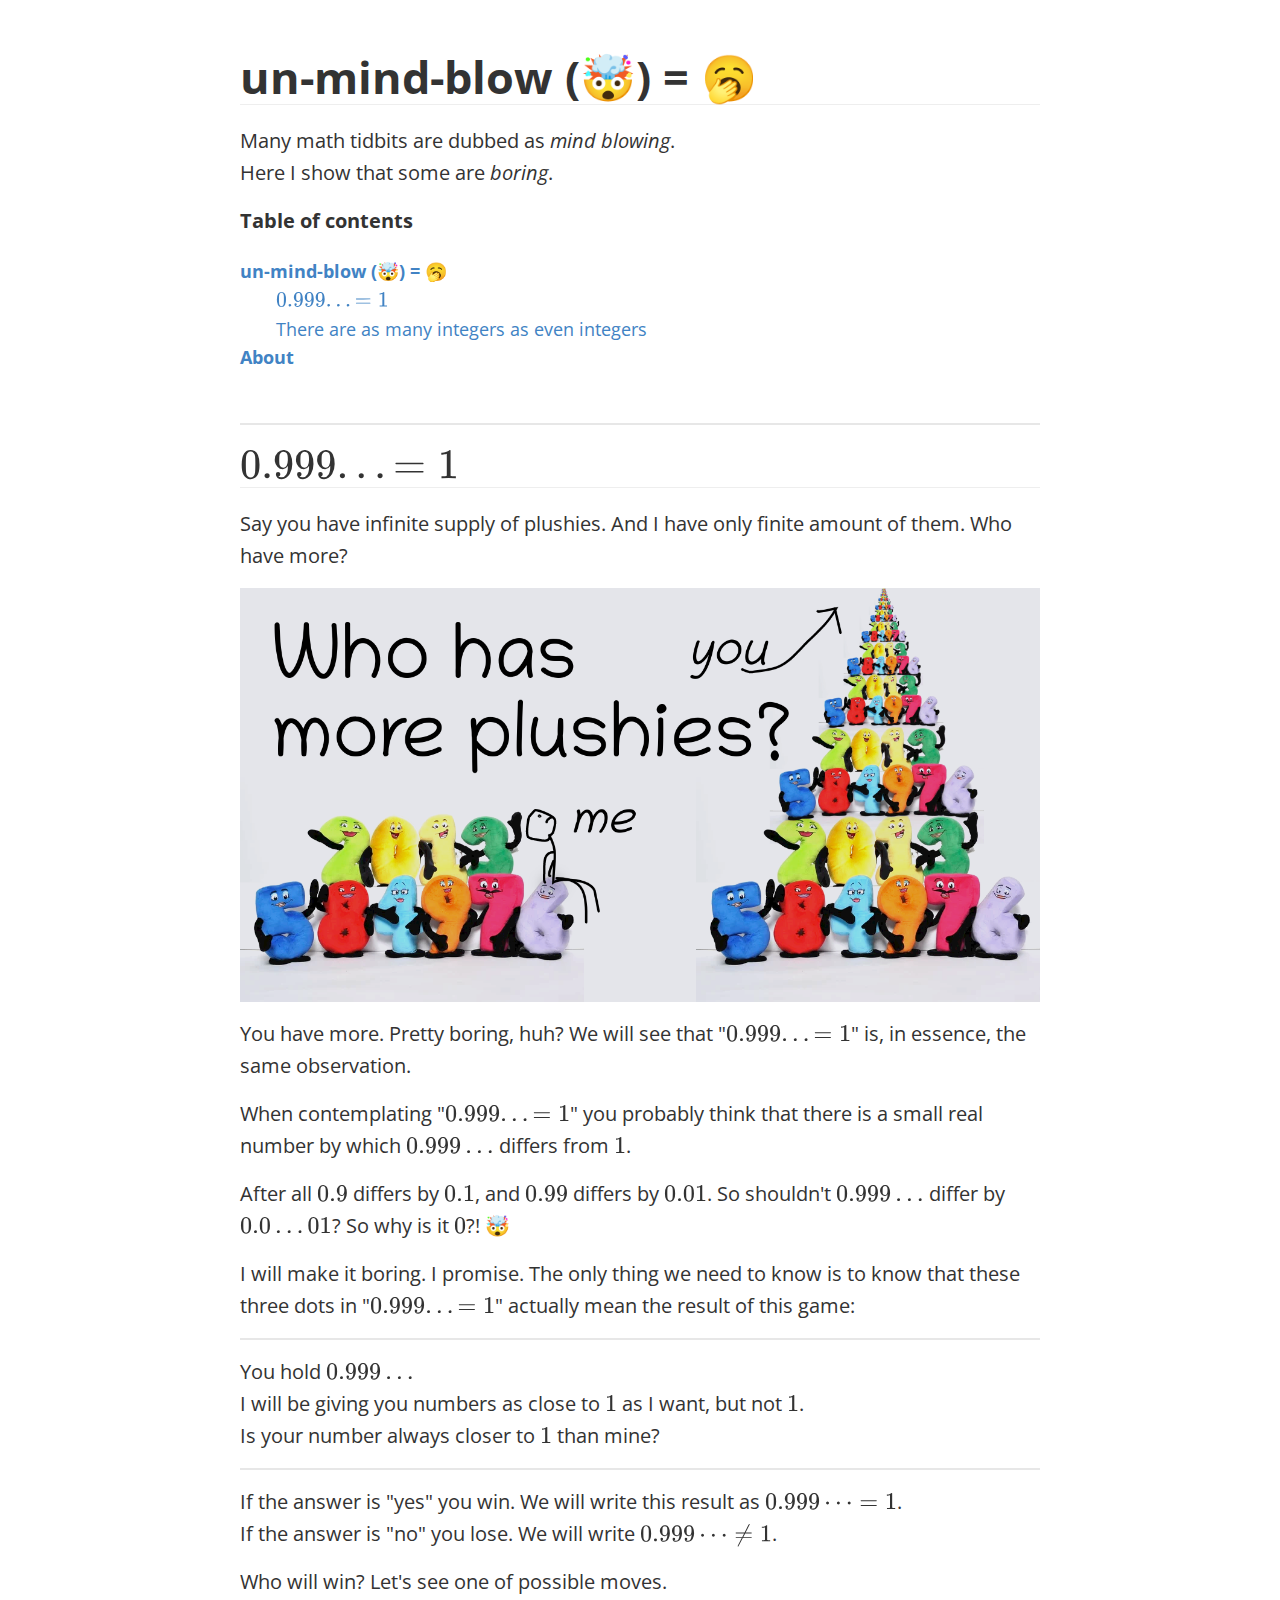
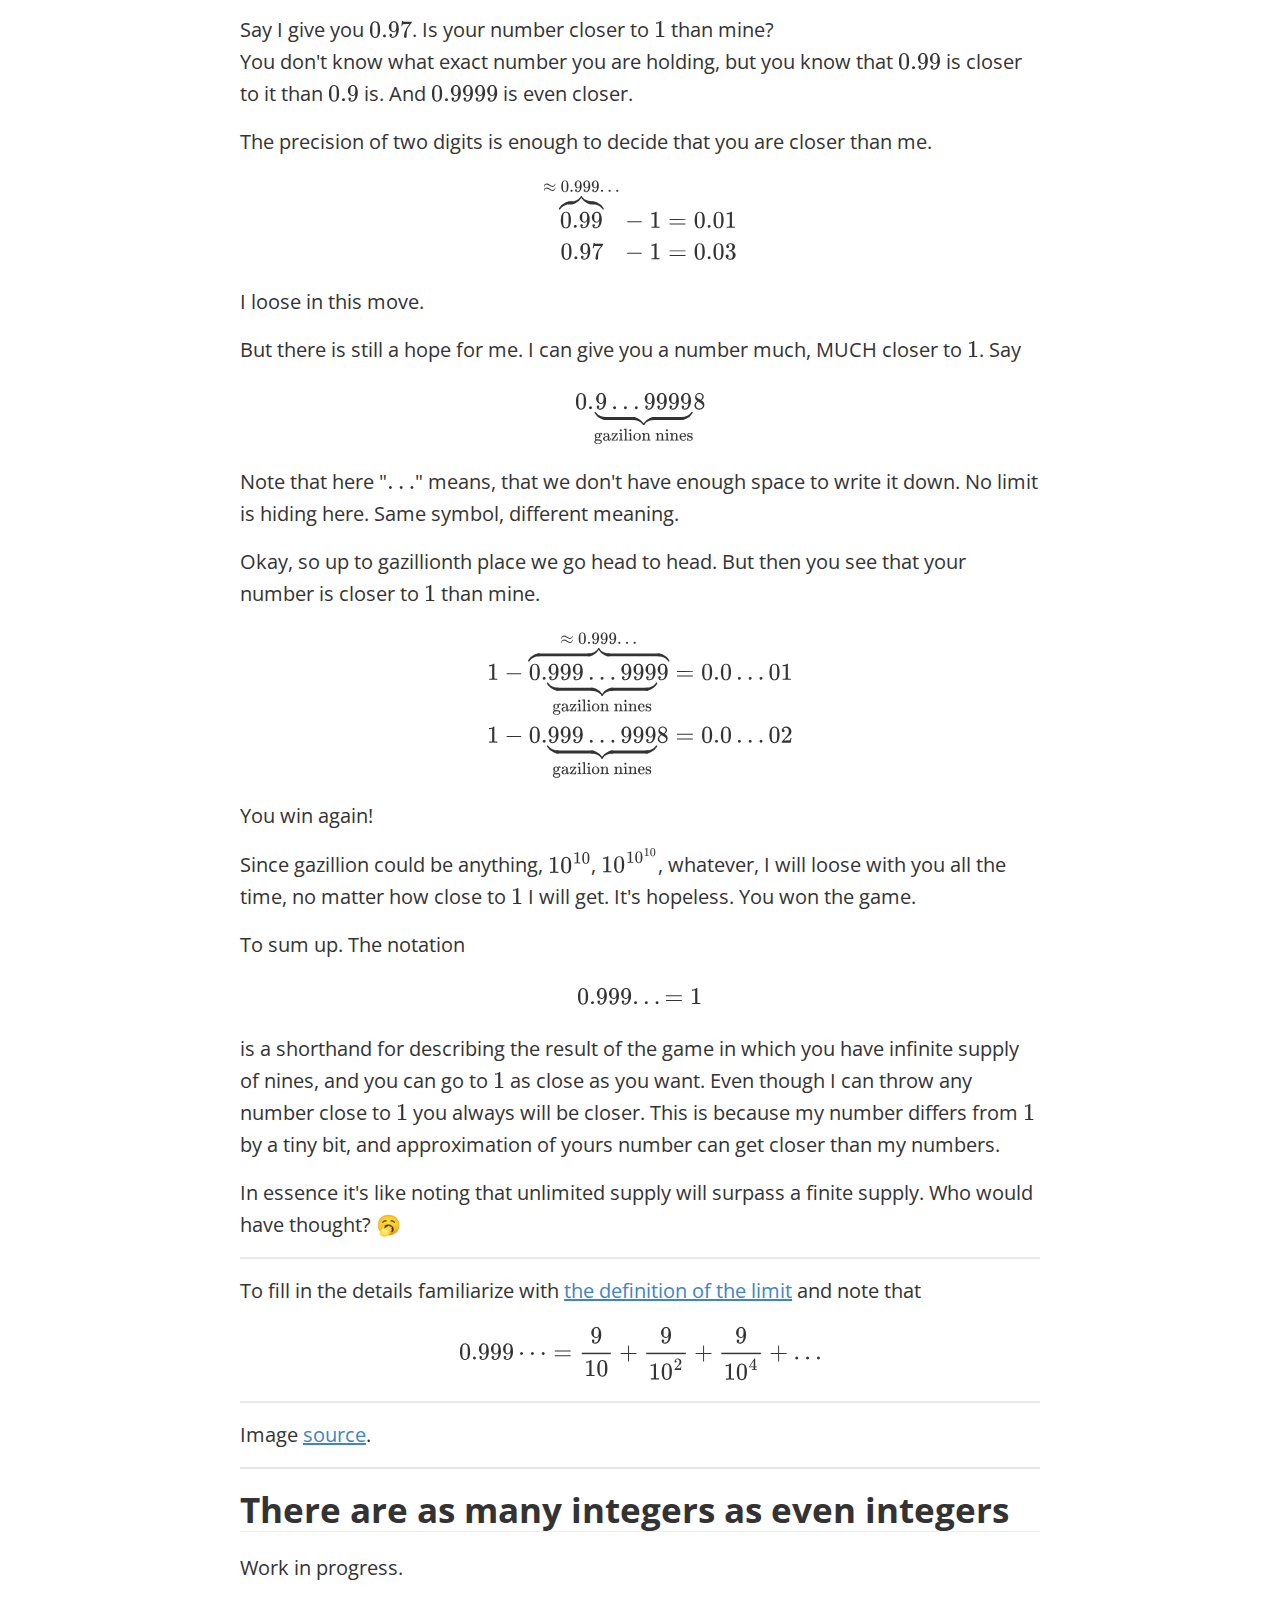
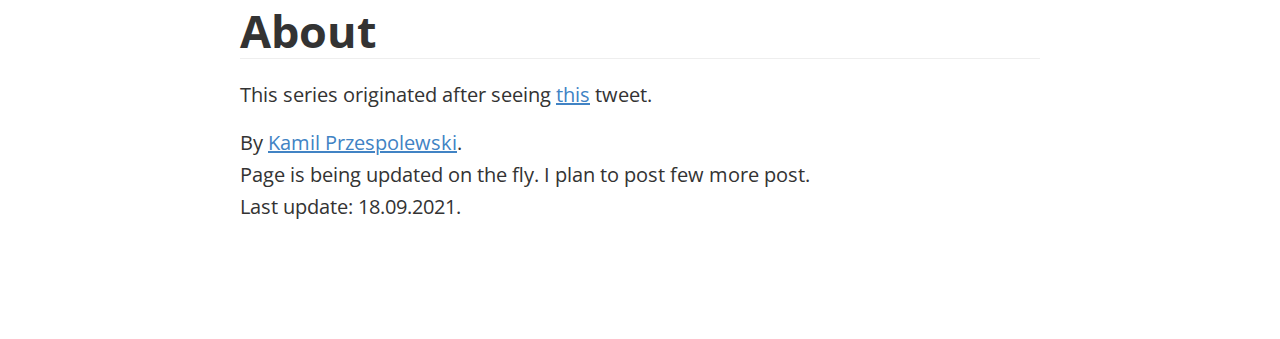
<file: writings/un-mind-blow.html>
<!doctype html>
<html style='font-size:20px !important'>
<head>
<meta charset='UTF-8'><meta name='viewport' content='width=device-width initial-scale=1'>

<link href='https://fonts.loli.net/css?family=Open+Sans:400italic,700italic,700,400&subset=latin,latin-ext' rel='stylesheet' type='text/css' /><style type='text/css'>html {overflow-x: initial !important;}:root { --bg-color:#ffffff; --text-color:#333333; --select-text-bg-color:#B5D6FC; --select-text-font-color:auto; --monospace:"Lucida Console",Consolas,"Courier",monospace; --title-bar-height:20px; }
.mac-os-11 { --title-bar-height:28px; }
html { font-size: 14px; background-color: var(--bg-color); color: var(--text-color); font-family: "Helvetica Neue", Helvetica, Arial, sans-serif; -webkit-font-smoothing: antialiased; }
body { margin: 0px; padding: 0px; height: auto; inset: 0px; font-size: 1rem; line-height: 1.42857; overflow-x: hidden; background: inherit; tab-size: 4; }
iframe { margin: auto; }
a.url { word-break: break-all; }
a:active, a:hover { outline: 0px; }
.in-text-selection, ::selection { text-shadow: none; background: var(--select-text-bg-color); color: var(--select-text-font-color); }
#write { margin: 0px auto; height: auto; width: inherit; word-break: normal; overflow-wrap: break-word; position: relative; white-space: normal; overflow-x: visible; padding-top: 36px; }
#write.first-line-indent p { text-indent: 2em; }
#write.first-line-indent li p, #write.first-line-indent p * { text-indent: 0px; }
#write.first-line-indent li { margin-left: 2em; }
.for-image #write { padding-left: 8px; padding-right: 8px; }
body.typora-export { padding-left: 30px; padding-right: 30px; }
.typora-export .footnote-line, .typora-export li, .typora-export p { white-space: pre-wrap; }
.typora-export .task-list-item input { pointer-events: none; }
@media screen and (max-width: 500px) {
  body.typora-export { padding-left: 0px; padding-right: 0px; }
  #write { padding-left: 20px; padding-right: 20px; }
  .CodeMirror-sizer { margin-left: 0px !important; }
  .CodeMirror-gutters { display: none !important; }
}
#write li > figure:last-child { margin-bottom: 0.5rem; }
#write ol, #write ul { position: relative; }
img { max-width: 100%; vertical-align: middle; image-orientation: from-image; }
button, input, select, textarea { color: inherit; font: inherit; }
input[type="checkbox"], input[type="radio"] { line-height: normal; padding: 0px; }
*, ::after, ::before { box-sizing: border-box; }
#write h1, #write h2, #write h3, #write h4, #write h5, #write h6, #write p, #write pre { width: inherit; }
#write h1, #write h2, #write h3, #write h4, #write h5, #write h6, #write p { position: relative; }
p { line-height: inherit; }
h1, h2, h3, h4, h5, h6 { break-after: avoid-page; break-inside: avoid; orphans: 4; }
p { orphans: 4; }
h1 { font-size: 2rem; }
h2 { font-size: 1.8rem; }
h3 { font-size: 1.6rem; }
h4 { font-size: 1.4rem; }
h5 { font-size: 1.2rem; }
h6 { font-size: 1rem; }
.md-math-block, .md-rawblock, h1, h2, h3, h4, h5, h6, p { margin-top: 1rem; margin-bottom: 1rem; }
.hidden { display: none; }
.md-blockmeta { color: rgb(204, 204, 204); font-weight: 700; font-style: italic; }
a { cursor: pointer; }
sup.md-footnote { padding: 2px 4px; background-color: rgba(238, 238, 238, 0.7); color: rgb(85, 85, 85); border-radius: 4px; cursor: pointer; }
sup.md-footnote a, sup.md-footnote a:hover { color: inherit; text-transform: inherit; text-decoration: inherit; }
#write input[type="checkbox"] { cursor: pointer; width: inherit; height: inherit; }
figure { overflow-x: auto; margin: 1.2em 0px; max-width: calc(100% + 16px); padding: 0px; }
figure > table { margin: 0px; }
tr { break-inside: avoid; break-after: auto; }
thead { display: table-header-group; }
table { border-collapse: collapse; border-spacing: 0px; width: 100%; overflow: auto; break-inside: auto; text-align: left; }
table.md-table td { min-width: 32px; }
.CodeMirror-gutters { border-right: 0px; background-color: inherit; }
.CodeMirror-linenumber { user-select: none; }
.CodeMirror { text-align: left; }
.CodeMirror-placeholder { opacity: 0.3; }
.CodeMirror pre { padding: 0px 4px; }
.CodeMirror-lines { padding: 0px; }
div.hr:focus { cursor: none; }
#write pre { white-space: pre-wrap; }
#write.fences-no-line-wrapping pre { white-space: pre; }
#write pre.ty-contain-cm { white-space: normal; }
.CodeMirror-gutters { margin-right: 4px; }
.md-fences { font-size: 0.9rem; display: block; break-inside: avoid; text-align: left; overflow: visible; white-space: pre; background: inherit; position: relative !important; }
.md-fences-adv-panel { width: 100%; margin-top: 10px; text-align: center; padding-top: 0px; padding-bottom: 8px; overflow-x: auto; }
#write .md-fences.mock-cm { white-space: pre-wrap; }
.md-fences.md-fences-with-lineno { padding-left: 0px; }
#write.fences-no-line-wrapping .md-fences.mock-cm { white-space: pre; overflow-x: auto; }
.md-fences.mock-cm.md-fences-with-lineno { padding-left: 8px; }
.CodeMirror-line, twitterwidget { break-inside: avoid; }
.footnotes { opacity: 0.8; font-size: 0.9rem; margin-top: 1em; margin-bottom: 1em; }
.footnotes + .footnotes { margin-top: 0px; }
.md-reset { margin: 0px; padding: 0px; border: 0px; outline: 0px; vertical-align: top; background: 0px 0px; text-decoration: none; text-shadow: none; float: none; position: static; width: auto; height: auto; white-space: nowrap; cursor: inherit; -webkit-tap-highlight-color: transparent; line-height: normal; font-weight: 400; text-align: left; box-sizing: content-box; direction: ltr; }
li div { padding-top: 0px; }
blockquote { margin: 1rem 0px; }
li .mathjax-block, li p { margin: 0.5rem 0px; }
li blockquote { margin: 1rem 0px; }
li { margin: 0px; position: relative; }
blockquote > :last-child { margin-bottom: 0px; }
blockquote > :first-child, li > :first-child { margin-top: 0px; }
.footnotes-area { color: rgb(136, 136, 136); margin-top: 0.714rem; padding-bottom: 0.143rem; white-space: normal; }
#write .footnote-line { white-space: pre-wrap; }
@media print {
  body, html { border: 1px solid transparent; height: 99%; break-after: avoid; break-before: avoid; font-variant-ligatures: no-common-ligatures; }
  #write { margin-top: 0px; padding-top: 0px; border-color: transparent !important; }
  .typora-export * { -webkit-print-color-adjust: exact; }
  .typora-export #write { break-after: avoid; }
  .typora-export #write::after { height: 0px; }
  .is-mac table { break-inside: avoid; }
  .typora-export-show-outline .typora-export-sidebar { display: none; }
}
.footnote-line { margin-top: 0.714em; font-size: 0.7em; }
a img, img a { cursor: pointer; }
pre.md-meta-block { font-size: 0.8rem; min-height: 0.8rem; white-space: pre-wrap; background: rgb(204, 204, 204); display: block; overflow-x: hidden; }
p > .md-image:only-child:not(.md-img-error) img, p > img:only-child { display: block; margin: auto; }
#write.first-line-indent p > .md-image:only-child:not(.md-img-error) img { left: -2em; position: relative; }
p > .md-image:only-child { display: inline-block; width: 100%; }
#write .MathJax_Display { margin: 0.8em 0px 0px; }
.md-math-block { width: 100%; }
.md-math-block:not(:empty)::after { display: none; }
.MathJax_ref { fill: currentcolor; }
[contenteditable="true"]:active, [contenteditable="true"]:focus, [contenteditable="false"]:active, [contenteditable="false"]:focus { outline: 0px; box-shadow: none; }
.md-task-list-item { position: relative; list-style-type: none; }
.task-list-item.md-task-list-item { padding-left: 0px; }
.md-task-list-item > input { position: absolute; top: 0px; left: 0px; margin-left: -1.2em; margin-top: calc(1em - 10px); border: none; }
.math { font-size: 1rem; }
.md-toc { min-height: 3.58rem; position: relative; font-size: 0.9rem; border-radius: 10px; }
.md-toc-content { position: relative; margin-left: 0px; }
.md-toc-content::after, .md-toc::after { display: none; }
.md-toc-item { display: block; color: rgb(65, 131, 196); }
.md-toc-item a { text-decoration: none; }
.md-toc-inner:hover { text-decoration: underline; }
.md-toc-inner { display: inline-block; cursor: pointer; }
.md-toc-h1 .md-toc-inner { margin-left: 0px; font-weight: 700; }
.md-toc-h2 .md-toc-inner { margin-left: 2em; }
.md-toc-h3 .md-toc-inner { margin-left: 4em; }
.md-toc-h4 .md-toc-inner { margin-left: 6em; }
.md-toc-h5 .md-toc-inner { margin-left: 8em; }
.md-toc-h6 .md-toc-inner { margin-left: 10em; }
@media screen and (max-width: 48em) {
  .md-toc-h3 .md-toc-inner { margin-left: 3.5em; }
  .md-toc-h4 .md-toc-inner { margin-left: 5em; }
  .md-toc-h5 .md-toc-inner { margin-left: 6.5em; }
  .md-toc-h6 .md-toc-inner { margin-left: 8em; }
}
a.md-toc-inner { font-size: inherit; font-style: inherit; font-weight: inherit; line-height: inherit; }
.footnote-line a:not(.reversefootnote) { color: inherit; }
.md-attr { display: none; }
.md-fn-count::after { content: "."; }
code, pre, samp, tt { font-family: var(--monospace); }
kbd { margin: 0px 0.1em; padding: 0.1em 0.6em; font-size: 0.8em; color: rgb(36, 39, 41); background: rgb(255, 255, 255); border: 1px solid rgb(173, 179, 185); border-radius: 3px; box-shadow: rgba(12, 13, 14, 0.2) 0px 1px 0px, rgb(255, 255, 255) 0px 0px 0px 2px inset; white-space: nowrap; vertical-align: middle; }
.md-comment { color: rgb(162, 127, 3); opacity: 0.8; font-family: var(--monospace); }
code { text-align: left; vertical-align: initial; }
a.md-print-anchor { white-space: pre !important; border-width: initial !important; border-style: none !important; border-color: initial !important; display: inline-block !important; position: absolute !important; width: 1px !important; right: 0px !important; outline: 0px !important; background: 0px 0px !important; text-decoration: initial !important; text-shadow: initial !important; }
.os-windows.monocolor-emoji .md-emoji { font-family: "Segoe UI Symbol", sans-serif; }
.md-diagram-panel > svg { max-width: 100%; }
[lang="flow"] svg, [lang="mermaid"] svg { max-width: 100%; height: auto; }
[lang="mermaid"] .node text { font-size: 1rem; }
table tr th { border-bottom: 0px; }
video { max-width: 100%; display: block; margin: 0px auto; }
iframe { max-width: 100%; width: 100%; border: none; }
.highlight td, .highlight tr { border: 0px; }
mark { background: rgb(255, 255, 0); color: rgb(0, 0, 0); }
.md-html-inline .md-plain, .md-html-inline strong, mark .md-inline-math, mark strong { color: inherit; }
.md-expand mark .md-meta { opacity: 0.3 !important; }
mark .md-meta { color: rgb(0, 0, 0); }
@media print {
  .typora-export h1, .typora-export h2, .typora-export h3, .typora-export h4, .typora-export h5, .typora-export h6 { break-inside: avoid; }
}
.md-diagram-panel .messageText { stroke: none !important; }
.md-diagram-panel .start-state { fill: var(--node-fill); }
.md-diagram-panel .edgeLabel rect { opacity: 1 !important; }
.md-fences.md-fences-math { font-size: 1em; }
.md-fences-advanced:not(.md-focus) { padding: 0px; white-space: nowrap; border: 0px; }
.md-fences-advanced:not(.md-focus) { background: inherit; }
.typora-export-show-outline .typora-export-content { max-width: 1440px; margin: auto; display: flex; flex-direction: row; }
.typora-export-sidebar { width: 300px; font-size: 0.8rem; margin-top: 80px; margin-right: 18px; }
.typora-export-show-outline #write { --webkit-flex:2; flex: 2 1 0%; }
.typora-export-sidebar .outline-content { position: fixed; top: 0px; max-height: 100%; overflow: hidden auto; padding-bottom: 30px; padding-top: 60px; width: 300px; }
@media screen and (max-width: 1024px) {
  .typora-export-sidebar, .typora-export-sidebar .outline-content { width: 240px; }
}
@media screen and (max-width: 800px) {
  .typora-export-sidebar { display: none; }
}
.outline-content li, .outline-content ul { margin-left: 0px; margin-right: 0px; padding-left: 0px; padding-right: 0px; list-style: none; }
.outline-content ul { margin-top: 0px; margin-bottom: 0px; }
.outline-content strong { font-weight: 400; }
.outline-expander { width: 1rem; height: 1.42857rem; position: relative; display: table-cell; vertical-align: middle; cursor: pointer; padding-left: 4px; }
.outline-expander::before { content: ""; position: relative; font-family: Ionicons; display: inline-block; font-size: 8px; vertical-align: middle; }
.outline-item { padding-top: 3px; padding-bottom: 3px; cursor: pointer; }
.outline-expander:hover::before { content: ""; }
.outline-h1 > .outline-item { padding-left: 0px; }
.outline-h2 > .outline-item { padding-left: 1em; }
.outline-h3 > .outline-item { padding-left: 2em; }
.outline-h4 > .outline-item { padding-left: 3em; }
.outline-h5 > .outline-item { padding-left: 4em; }
.outline-h6 > .outline-item { padding-left: 5em; }
.outline-label { cursor: pointer; display: table-cell; vertical-align: middle; text-decoration: none; color: inherit; }
.outline-label:hover { text-decoration: underline; }
.outline-item:hover { border-color: rgb(245, 245, 245); background-color: var(--item-hover-bg-color); }
.outline-item:hover { margin-left: -28px; margin-right: -28px; border-left: 28px solid transparent; border-right: 28px solid transparent; }
.outline-item-single .outline-expander::before, .outline-item-single .outline-expander:hover::before { display: none; }
.outline-item-open > .outline-item > .outline-expander::before { content: ""; }
.outline-children { display: none; }
.info-panel-tab-wrapper { display: none; }
.outline-item-open > .outline-children { display: block; }
.typora-export .outline-item { padding-top: 1px; padding-bottom: 1px; }
.typora-export .outline-item:hover { margin-right: -8px; border-right: 8px solid transparent; }
.typora-export .outline-expander::before { content: "+"; font-family: inherit; top: -1px; }
.typora-export .outline-expander:hover::before, .typora-export .outline-item-open > .outline-item > .outline-expander::before { content: "−"; }
.typora-export-collapse-outline .outline-children { display: none; }
.typora-export-collapse-outline .outline-item-open > .outline-children, .typora-export-no-collapse-outline .outline-children { display: block; }
.typora-export-no-collapse-outline .outline-expander::before { content: "" !important; }
.typora-export-show-outline .outline-item-active > .outline-item .outline-label { font-weight: 700; }
.md-inline-math-container mjx-container { zoom: 0.95; }


:root {
    --side-bar-bg-color: #fafafa;
    --control-text-color: #777;
}

@include-when-export url(https://fonts.loli.net/css?family=Open+Sans:400italic,700italic,700,400&subset=latin,latin-ext);

/* open-sans-regular - latin-ext_latin */
  /* open-sans-italic - latin-ext_latin */
    /* open-sans-700 - latin-ext_latin */
    /* open-sans-700italic - latin-ext_latin */
  html {
    font-size: 16px;
    -webkit-font-smoothing: antialiased;
}

body {
    font-family: "Open Sans","Clear Sans", "Helvetica Neue", Helvetica, Arial, 'Segoe UI Emoji', sans-serif;
    color: rgb(51, 51, 51);
    line-height: 1.6;
}

#write {
    max-width: 860px;
  	margin: 0 auto;
  	padding: 30px;
    padding-bottom: 100px;
}

@media only screen and (min-width: 1400px) {
	#write {
		max-width: 1024px;
	}
}

@media only screen and (min-width: 1800px) {
	#write {
		max-width: 1200px;
	}
}

#write > ul:first-child,
#write > ol:first-child{
    margin-top: 30px;
}

a {
    color: #4183C4;
}
h1,
h2,
h3,
h4,
h5,
h6 {
    position: relative;
    margin-top: 1rem;
    margin-bottom: 1rem;
    font-weight: bold;
    line-height: 1.4;
    cursor: text;
}
h1:hover a.anchor,
h2:hover a.anchor,
h3:hover a.anchor,
h4:hover a.anchor,
h5:hover a.anchor,
h6:hover a.anchor {
    text-decoration: none;
}
h1 tt,
h1 code {
    font-size: inherit;
}
h2 tt,
h2 code {
    font-size: inherit;
}
h3 tt,
h3 code {
    font-size: inherit;
}
h4 tt,
h4 code {
    font-size: inherit;
}
h5 tt,
h5 code {
    font-size: inherit;
}
h6 tt,
h6 code {
    font-size: inherit;
}
h1 {
    font-size: 2.25em;
    line-height: 1.2;
    border-bottom: 1px solid #eee;
}
h2 {
    font-size: 1.75em;
    line-height: 1.225;
    border-bottom: 1px solid #eee;
}

/*@media print {
    .typora-export h1,
    .typora-export h2 {
        border-bottom: none;
        padding-bottom: initial;
    }

    .typora-export h1::after,
    .typora-export h2::after {
        content: "";
        display: block;
        height: 100px;
        margin-top: -96px;
        border-top: 1px solid #eee;
    }
}*/

h3 {
    font-size: 1.5em;
    line-height: 1.43;
}
h4 {
    font-size: 1.25em;
}
h5 {
    font-size: 1em;
}
h6 {
   font-size: 1em;
    color: #777;
}
p,
blockquote,
ul,
ol,
dl,
table{
    margin: 0.8em 0;
}
li>ol,
li>ul {
    margin: 0 0;
}
hr {
    height: 2px;
    padding: 0;
    margin: 16px 0;
    background-color: #e7e7e7;
    border: 0 none;
    overflow: hidden;
    box-sizing: content-box;
}

li p.first {
    display: inline-block;
}
ul,
ol {
    padding-left: 30px;
}
ul:first-child,
ol:first-child {
    margin-top: 0;
}
ul:last-child,
ol:last-child {
    margin-bottom: 0;
}
blockquote {
    border-left: 4px solid #dfe2e5;
    padding: 0 15px;
    color: #777777;
}
blockquote blockquote {
    padding-right: 0;
}
table {
    padding: 0;
    word-break: initial;
}
table tr {
    border: 1px solid #dfe2e5;
    margin: 0;
    padding: 0;
}
table tr:nth-child(2n),
thead {
    background-color: #f8f8f8;
}
table th {
    font-weight: bold;
    border: 1px solid #dfe2e5;
    border-bottom: 0;
    margin: 0;
    padding: 6px 13px;
}
table td {
    border: 1px solid #dfe2e5;
    margin: 0;
    padding: 6px 13px;
}
table th:first-child,
table td:first-child {
    margin-top: 0;
}
table th:last-child,
table td:last-child {
    margin-bottom: 0;
}

.CodeMirror-lines {
    padding-left: 4px;
}

.code-tooltip {
    box-shadow: 0 1px 1px 0 rgba(0,28,36,.3);
    border-top: 1px solid #eef2f2;
}

.md-fences,
code,
tt {
    border: 1px solid #e7eaed;
    background-color: #f8f8f8;
    border-radius: 3px;
    padding: 0;
    padding: 2px 4px 0px 4px;
    font-size: 0.9em;
}

code {
    background-color: #f3f4f4;
    padding: 0 2px 0 2px;
}

.md-fences {
    margin-bottom: 15px;
    margin-top: 15px;
    padding-top: 8px;
    padding-bottom: 6px;
}


.md-task-list-item > input {
  margin-left: -1.3em;
}

@media print {
    html {
        font-size: 13px;
    }
    table,
    pre {
        page-break-inside: avoid;
    }
    pre {
        word-wrap: break-word;
    }
}

.md-fences {
	background-color: #f8f8f8;
}
#write pre.md-meta-block {
	padding: 1rem;
    font-size: 85%;
    line-height: 1.45;
    background-color: #f7f7f7;
    border: 0;
    border-radius: 3px;
    color: #777777;
    margin-top: 0 !important;
}

.mathjax-block>.code-tooltip {
	bottom: .375rem;
}

.md-mathjax-midline {
    background: #fafafa;
}

#write>h3.md-focus:before{
	left: -1.5625rem;
	top: .375rem;
}
#write>h4.md-focus:before{
	left: -1.5625rem;
	top: .285714286rem;
}
#write>h5.md-focus:before{
	left: -1.5625rem;
	top: .285714286rem;
}
#write>h6.md-focus:before{
	left: -1.5625rem;
	top: .285714286rem;
}
.md-image>.md-meta {
    /*border: 1px solid #ddd;*/
    border-radius: 3px;
    padding: 2px 0px 0px 4px;
    font-size: 0.9em;
    color: inherit;
}

.md-tag {
    color: #a7a7a7;
    opacity: 1;
}

.md-toc { 
    margin-top:20px;
    padding-bottom:20px;
}

.sidebar-tabs {
    border-bottom: none;
}

#typora-quick-open {
    border: 1px solid #ddd;
    background-color: #f8f8f8;
}

#typora-quick-open-item {
    background-color: #FAFAFA;
    border-color: #FEFEFE #e5e5e5 #e5e5e5 #eee;
    border-style: solid;
    border-width: 1px;
}

/** focus mode */
.on-focus-mode blockquote {
    border-left-color: rgba(85, 85, 85, 0.12);
}

header, .context-menu, .megamenu-content, footer{
    font-family: "Segoe UI", "Arial", sans-serif;
}

.file-node-content:hover .file-node-icon,
.file-node-content:hover .file-node-open-state{
    visibility: visible;
}

.mac-seamless-mode #typora-sidebar {
    background-color: #fafafa;
    background-color: var(--side-bar-bg-color);
}

.md-lang {
    color: #b4654d;
}

/*.html-for-mac {
    --item-hover-bg-color: #E6F0FE;
}*/

#md-notification .btn {
    border: 0;
}

.dropdown-menu .divider {
    border-color: #e5e5e5;
    opacity: 0.4;
}

.ty-preferences .window-content {
    background-color: #fafafa;
}

.ty-preferences .nav-group-item.active {
    color: white;
    background: #999;
}

.menu-item-container a.menu-style-btn {
    background-color: #f5f8fa;
    background-image: linear-gradient( 180deg , hsla(0, 0%, 100%, 0.8), hsla(0, 0%, 100%, 0)); 
}



mjx-container[jax="SVG"] {
  direction: ltr;
}

mjx-container[jax="SVG"] > svg {
  overflow: visible;
  min-height: 1px;
  min-width: 1px;
}

mjx-container[jax="SVG"] > svg a {
  fill: blue;
  stroke: blue;
}

mjx-assistive-mml {
  position: absolute !important;
  top: 0px;
  left: 0px;
  clip: rect(1px, 1px, 1px, 1px);
  padding: 1px 0px 0px 0px !important;
  border: 0px !important;
  display: block !important;
  width: auto !important;
  overflow: hidden !important;
  -webkit-touch-callout: none;
  -webkit-user-select: none;
  -khtml-user-select: none;
  -moz-user-select: none;
  -ms-user-select: none;
  user-select: none;
}

mjx-assistive-mml[display="block"] {
  width: 100% !important;
}

mjx-container[jax="SVG"][display="true"] {
  display: block;
  text-align: center;
  margin: 1em 0;
}

mjx-container[jax="SVG"][display="true"][width="full"] {
  display: flex;
}

mjx-container[jax="SVG"][justify="left"] {
  text-align: left;
}

mjx-container[jax="SVG"][justify="right"] {
  text-align: right;
}

g[data-mml-node="merror"] > g {
  fill: red;
  stroke: red;
}

g[data-mml-node="merror"] > rect[data-background] {
  fill: yellow;
  stroke: none;
}

g[data-mml-node="mtable"] > line[data-line], svg[data-table] > g > line[data-line] {
  stroke-width: 70px;
  fill: none;
}

g[data-mml-node="mtable"] > rect[data-frame], svg[data-table] > g > rect[data-frame] {
  stroke-width: 70px;
  fill: none;
}

g[data-mml-node="mtable"] > .mjx-dashed, svg[data-table] > g > .mjx-dashed {
  stroke-dasharray: 140;
}

g[data-mml-node="mtable"] > .mjx-dotted, svg[data-table] > g > .mjx-dotted {
  stroke-linecap: round;
  stroke-dasharray: 0,140;
}

g[data-mml-node="mtable"] > g > svg {
  overflow: visible;
}

[jax="SVG"] mjx-tool {
  display: inline-block;
  position: relative;
  width: 0;
  height: 0;
}

[jax="SVG"] mjx-tool > mjx-tip {
  position: absolute;
  top: 0;
  left: 0;
}

mjx-tool > mjx-tip {
  display: inline-block;
  padding: .2em;
  border: 1px solid #888;
  font-size: 70%;
  background-color: #F8F8F8;
  color: black;
  box-shadow: 2px 2px 5px #AAAAAA;
}

g[data-mml-node="maction"][data-toggle] {
  cursor: pointer;
}

mjx-status {
  display: block;
  position: fixed;
  left: 1em;
  bottom: 1em;
  min-width: 25%;
  padding: .2em .4em;
  border: 1px solid #888;
  font-size: 90%;
  background-color: #F8F8F8;
  color: black;
}

foreignObject[data-mjx-xml] {
  font-family: initial;
  line-height: normal;
  overflow: visible;
}

mjx-container[jax="SVG"] path[data-c], mjx-container[jax="SVG"] use[data-c] {
  stroke-width: 3;
}

g[data-mml-node="xypic"] path {
  stroke-width: inherit;
}

.MathJax g[data-mml-node="xypic"] path {
  stroke-width: inherit;
}
mjx-container[jax="SVG"] path[data-c], mjx-container[jax="SVG"] use[data-c] {
							stroke-width: 0;
						}
</style><title>un-mind-blow</title>
</head>
<body class='typora-export'><div class='typora-export-content'>
<div id='write'  class=''><h1 id='un-mind-blow-🤯--🥱'><span>un-mind-blow (🤯) = 🥱</span></h1><p><span>Many math tidbits are dubbed as </span><em><span>mind blowing</span></em><span>.</span>
<span>Here I show that some are </span><em><span>boring</span></em><span>.</span></p><p><strong><span>Table of contents</span></strong></p><div class='md-toc' mdtype='toc'><p class="md-toc-content" role="list"><span role="listitem" class="md-toc-item md-toc-h1" data-ref="n0"><a class="md-toc-inner" href="#un-mind-blow-🤯--🥱">un-mind-blow (🤯) = 🥱</a></span><span role="listitem" class="md-toc-item md-toc-h2" data-ref="n6"><a class="md-toc-inner" href="#09991"><mjx-container class="MathJax" jax="SVG" style="position: relative;"><svg xmlns="http://www.w3.org/2000/svg" width="11.692ex" height="1.692ex" role="img" focusable="false" viewBox="0 -666 5167.8 748" xmlns:xlink="http://www.w3.org/1999/xlink" aria-hidden="true" style="vertical-align: -0.186ex;"><defs><path id="MJX-53-TEX-N-30" d="M96 585Q152 666 249 666Q297 666 345 640T423 548Q460 465 460 320Q460 165 417 83Q397 41 362 16T301 -15T250 -22Q224 -22 198 -16T137 16T82 83Q39 165 39 320Q39 494 96 585ZM321 597Q291 629 250 629Q208 629 178 597Q153 571 145 525T137 333Q137 175 145 125T181 46Q209 16 250 16Q290 16 318 46Q347 76 354 130T362 333Q362 478 354 524T321 597Z"></path><path id="MJX-53-TEX-N-2E" d="M78 60Q78 84 95 102T138 120Q162 120 180 104T199 61Q199 36 182 18T139 0T96 17T78 60Z"></path><path id="MJX-53-TEX-N-39" d="M352 287Q304 211 232 211Q154 211 104 270T44 396Q42 412 42 436V444Q42 537 111 606Q171 666 243 666Q245 666 249 666T257 665H261Q273 665 286 663T323 651T370 619T413 560Q456 472 456 334Q456 194 396 97Q361 41 312 10T208 -22Q147 -22 108 7T68 93T121 149Q143 149 158 135T173 96Q173 78 164 65T148 49T135 44L131 43Q131 41 138 37T164 27T206 22H212Q272 22 313 86Q352 142 352 280V287ZM244 248Q292 248 321 297T351 430Q351 508 343 542Q341 552 337 562T323 588T293 615T246 625Q208 625 181 598Q160 576 154 546T147 441Q147 358 152 329T172 282Q197 248 244 248Z"></path><path id="MJX-53-TEX-N-3D" d="M56 347Q56 360 70 367H707Q722 359 722 347Q722 336 708 328L390 327H72Q56 332 56 347ZM56 153Q56 168 72 173H708Q722 163 722 153Q722 140 707 133H70Q56 140 56 153Z"></path><path id="MJX-53-TEX-N-31" d="M213 578L200 573Q186 568 160 563T102 556H83V602H102Q149 604 189 617T245 641T273 663Q275 666 285 666Q294 666 302 660V361L303 61Q310 54 315 52T339 48T401 46H427V0H416Q395 3 257 3Q121 3 100 0H88V46H114Q136 46 152 46T177 47T193 50T201 52T207 57T213 61V578Z"></path></defs><g stroke="currentColor" fill="currentColor" stroke-width="0" transform="scale(1,-1)"><g data-mml-node="math"><g data-mml-node="mn"><use data-c="30" xlink:href="#MJX-53-TEX-N-30"></use><use data-c="2E" xlink:href="#MJX-53-TEX-N-2E" transform="translate(500,0)"></use><use data-c="39" xlink:href="#MJX-53-TEX-N-39" transform="translate(778,0)"></use><use data-c="39" xlink:href="#MJX-53-TEX-N-39" transform="translate(1278,0)"></use><use data-c="39" xlink:href="#MJX-53-TEX-N-39" transform="translate(1778,0)"></use></g><g data-mml-node="mo" transform="translate(2278,0)"><use data-c="2E" xlink:href="#MJX-53-TEX-N-2E"></use></g><g data-mml-node="mo" transform="translate(2722.7,0)"><use data-c="2E" xlink:href="#MJX-53-TEX-N-2E"></use></g><g data-mml-node="mo" transform="translate(3167.3,0)"><use data-c="2E" xlink:href="#MJX-53-TEX-N-2E"></use></g><g data-mml-node="mo" transform="translate(3612,0)"><use data-c="3D" xlink:href="#MJX-53-TEX-N-3D"></use></g><g data-mml-node="mn" transform="translate(4667.8,0)"><use data-c="31" xlink:href="#MJX-53-TEX-N-31"></use></g></g></g></svg></mjx-container><script type="math/tex">0.999... = 1</script></a></span><span role="listitem" class="md-toc-item md-toc-h2" data-ref="n40"><a class="md-toc-inner" href="#there-are-as-many-integers-as-even-integers">There are as many integers as even integers</a></span><span role="listitem" class="md-toc-item md-toc-h1" data-ref="n42"><a class="md-toc-inner" href="#about">About</a></span></p></div><hr /><h2 id='09991'><mjx-container class="MathJax" jax="SVG" style="position: relative;"><svg xmlns="http://www.w3.org/2000/svg" width="11.692ex" height="1.692ex" role="img" focusable="false" viewBox="0 -666 5167.8 748" xmlns:xlink="http://www.w3.org/1999/xlink" aria-hidden="true" style="vertical-align: -0.186ex;"><defs><path id="MJX-53-TEX-N-30" d="M96 585Q152 666 249 666Q297 666 345 640T423 548Q460 465 460 320Q460 165 417 83Q397 41 362 16T301 -15T250 -22Q224 -22 198 -16T137 16T82 83Q39 165 39 320Q39 494 96 585ZM321 597Q291 629 250 629Q208 629 178 597Q153 571 145 525T137 333Q137 175 145 125T181 46Q209 16 250 16Q290 16 318 46Q347 76 354 130T362 333Q362 478 354 524T321 597Z"></path><path id="MJX-53-TEX-N-2E" d="M78 60Q78 84 95 102T138 120Q162 120 180 104T199 61Q199 36 182 18T139 0T96 17T78 60Z"></path><path id="MJX-53-TEX-N-39" d="M352 287Q304 211 232 211Q154 211 104 270T44 396Q42 412 42 436V444Q42 537 111 606Q171 666 243 666Q245 666 249 666T257 665H261Q273 665 286 663T323 651T370 619T413 560Q456 472 456 334Q456 194 396 97Q361 41 312 10T208 -22Q147 -22 108 7T68 93T121 149Q143 149 158 135T173 96Q173 78 164 65T148 49T135 44L131 43Q131 41 138 37T164 27T206 22H212Q272 22 313 86Q352 142 352 280V287ZM244 248Q292 248 321 297T351 430Q351 508 343 542Q341 552 337 562T323 588T293 615T246 625Q208 625 181 598Q160 576 154 546T147 441Q147 358 152 329T172 282Q197 248 244 248Z"></path><path id="MJX-53-TEX-N-3D" d="M56 347Q56 360 70 367H707Q722 359 722 347Q722 336 708 328L390 327H72Q56 332 56 347ZM56 153Q56 168 72 173H708Q722 163 722 153Q722 140 707 133H70Q56 140 56 153Z"></path><path id="MJX-53-TEX-N-31" d="M213 578L200 573Q186 568 160 563T102 556H83V602H102Q149 604 189 617T245 641T273 663Q275 666 285 666Q294 666 302 660V361L303 61Q310 54 315 52T339 48T401 46H427V0H416Q395 3 257 3Q121 3 100 0H88V46H114Q136 46 152 46T177 47T193 50T201 52T207 57T213 61V578Z"></path></defs><g stroke="currentColor" fill="currentColor" stroke-width="0" transform="scale(1,-1)"><g data-mml-node="math"><g data-mml-node="mn"><use data-c="30" xlink:href="#MJX-53-TEX-N-30"></use><use data-c="2E" xlink:href="#MJX-53-TEX-N-2E" transform="translate(500,0)"></use><use data-c="39" xlink:href="#MJX-53-TEX-N-39" transform="translate(778,0)"></use><use data-c="39" xlink:href="#MJX-53-TEX-N-39" transform="translate(1278,0)"></use><use data-c="39" xlink:href="#MJX-53-TEX-N-39" transform="translate(1778,0)"></use></g><g data-mml-node="mo" transform="translate(2278,0)"><use data-c="2E" xlink:href="#MJX-53-TEX-N-2E"></use></g><g data-mml-node="mo" transform="translate(2722.7,0)"><use data-c="2E" xlink:href="#MJX-53-TEX-N-2E"></use></g><g data-mml-node="mo" transform="translate(3167.3,0)"><use data-c="2E" xlink:href="#MJX-53-TEX-N-2E"></use></g><g data-mml-node="mo" transform="translate(3612,0)"><use data-c="3D" xlink:href="#MJX-53-TEX-N-3D"></use></g><g data-mml-node="mn" transform="translate(4667.8,0)"><use data-c="31" xlink:href="#MJX-53-TEX-N-31"></use></g></g></g></svg><mjx-assistive-mml unselectable="on" display="inline"><math xmlns="http://www.w3.org/1998/Math/MathML"><mn>0.999</mn><mo>.</mo><mo>.</mo><mo>.</mo><mo>=</mo><mn>1</mn></math></mjx-assistive-mml></mjx-container><script type="math/tex">0.999... = 1</script></h2><p><span>Say you have infinite supply of plushies. And I have only finite amount of them. Who have more?</span></p><p><img src="../images/plushies_v1.png" referrerpolicy="no-referrer" alt="plushies_v1"></p><p><span>You have more. Pretty boring, huh? We will see that &quot;</span><mjx-container class="MathJax" jax="SVG" style="position: relative;"><svg xmlns="http://www.w3.org/2000/svg" width="11.692ex" height="1.692ex" role="img" focusable="false" viewBox="0 -666 5167.8 748" xmlns:xlink="http://www.w3.org/1999/xlink" aria-hidden="true" style="vertical-align: -0.186ex;"><defs><path id="MJX-53-TEX-N-30" d="M96 585Q152 666 249 666Q297 666 345 640T423 548Q460 465 460 320Q460 165 417 83Q397 41 362 16T301 -15T250 -22Q224 -22 198 -16T137 16T82 83Q39 165 39 320Q39 494 96 585ZM321 597Q291 629 250 629Q208 629 178 597Q153 571 145 525T137 333Q137 175 145 125T181 46Q209 16 250 16Q290 16 318 46Q347 76 354 130T362 333Q362 478 354 524T321 597Z"></path><path id="MJX-53-TEX-N-2E" d="M78 60Q78 84 95 102T138 120Q162 120 180 104T199 61Q199 36 182 18T139 0T96 17T78 60Z"></path><path id="MJX-53-TEX-N-39" d="M352 287Q304 211 232 211Q154 211 104 270T44 396Q42 412 42 436V444Q42 537 111 606Q171 666 243 666Q245 666 249 666T257 665H261Q273 665 286 663T323 651T370 619T413 560Q456 472 456 334Q456 194 396 97Q361 41 312 10T208 -22Q147 -22 108 7T68 93T121 149Q143 149 158 135T173 96Q173 78 164 65T148 49T135 44L131 43Q131 41 138 37T164 27T206 22H212Q272 22 313 86Q352 142 352 280V287ZM244 248Q292 248 321 297T351 430Q351 508 343 542Q341 552 337 562T323 588T293 615T246 625Q208 625 181 598Q160 576 154 546T147 441Q147 358 152 329T172 282Q197 248 244 248Z"></path><path id="MJX-53-TEX-N-3D" d="M56 347Q56 360 70 367H707Q722 359 722 347Q722 336 708 328L390 327H72Q56 332 56 347ZM56 153Q56 168 72 173H708Q722 163 722 153Q722 140 707 133H70Q56 140 56 153Z"></path><path id="MJX-53-TEX-N-31" d="M213 578L200 573Q186 568 160 563T102 556H83V602H102Q149 604 189 617T245 641T273 663Q275 666 285 666Q294 666 302 660V361L303 61Q310 54 315 52T339 48T401 46H427V0H416Q395 3 257 3Q121 3 100 0H88V46H114Q136 46 152 46T177 47T193 50T201 52T207 57T213 61V578Z"></path></defs><g stroke="currentColor" fill="currentColor" stroke-width="0" transform="scale(1,-1)"><g data-mml-node="math"><g data-mml-node="mn"><use data-c="30" xlink:href="#MJX-53-TEX-N-30"></use><use data-c="2E" xlink:href="#MJX-53-TEX-N-2E" transform="translate(500,0)"></use><use data-c="39" xlink:href="#MJX-53-TEX-N-39" transform="translate(778,0)"></use><use data-c="39" xlink:href="#MJX-53-TEX-N-39" transform="translate(1278,0)"></use><use data-c="39" xlink:href="#MJX-53-TEX-N-39" transform="translate(1778,0)"></use></g><g data-mml-node="mo" transform="translate(2278,0)"><use data-c="2E" xlink:href="#MJX-53-TEX-N-2E"></use></g><g data-mml-node="mo" transform="translate(2722.7,0)"><use data-c="2E" xlink:href="#MJX-53-TEX-N-2E"></use></g><g data-mml-node="mo" transform="translate(3167.3,0)"><use data-c="2E" xlink:href="#MJX-53-TEX-N-2E"></use></g><g data-mml-node="mo" transform="translate(3612,0)"><use data-c="3D" xlink:href="#MJX-53-TEX-N-3D"></use></g><g data-mml-node="mn" transform="translate(4667.8,0)"><use data-c="31" xlink:href="#MJX-53-TEX-N-31"></use></g></g></g></svg><mjx-assistive-mml unselectable="on" display="inline"><math xmlns="http://www.w3.org/1998/Math/MathML"><mn>0.999</mn><mo>.</mo><mo>.</mo><mo>.</mo><mo>=</mo><mn>1</mn></math></mjx-assistive-mml></mjx-container><script type="math/tex">0.999... = 1</script><span>&quot; is, in essence, the same observation.</span></p><p><span>When contemplating &quot;</span><mjx-container class="MathJax" jax="SVG" style="position: relative;"><svg xmlns="http://www.w3.org/2000/svg" width="11.692ex" height="1.692ex" role="img" focusable="false" viewBox="0 -666 5167.8 748" xmlns:xlink="http://www.w3.org/1999/xlink" aria-hidden="true" style="vertical-align: -0.186ex;"><defs><path id="MJX-53-TEX-N-30" d="M96 585Q152 666 249 666Q297 666 345 640T423 548Q460 465 460 320Q460 165 417 83Q397 41 362 16T301 -15T250 -22Q224 -22 198 -16T137 16T82 83Q39 165 39 320Q39 494 96 585ZM321 597Q291 629 250 629Q208 629 178 597Q153 571 145 525T137 333Q137 175 145 125T181 46Q209 16 250 16Q290 16 318 46Q347 76 354 130T362 333Q362 478 354 524T321 597Z"></path><path id="MJX-53-TEX-N-2E" d="M78 60Q78 84 95 102T138 120Q162 120 180 104T199 61Q199 36 182 18T139 0T96 17T78 60Z"></path><path id="MJX-53-TEX-N-39" d="M352 287Q304 211 232 211Q154 211 104 270T44 396Q42 412 42 436V444Q42 537 111 606Q171 666 243 666Q245 666 249 666T257 665H261Q273 665 286 663T323 651T370 619T413 560Q456 472 456 334Q456 194 396 97Q361 41 312 10T208 -22Q147 -22 108 7T68 93T121 149Q143 149 158 135T173 96Q173 78 164 65T148 49T135 44L131 43Q131 41 138 37T164 27T206 22H212Q272 22 313 86Q352 142 352 280V287ZM244 248Q292 248 321 297T351 430Q351 508 343 542Q341 552 337 562T323 588T293 615T246 625Q208 625 181 598Q160 576 154 546T147 441Q147 358 152 329T172 282Q197 248 244 248Z"></path><path id="MJX-53-TEX-N-3D" d="M56 347Q56 360 70 367H707Q722 359 722 347Q722 336 708 328L390 327H72Q56 332 56 347ZM56 153Q56 168 72 173H708Q722 163 722 153Q722 140 707 133H70Q56 140 56 153Z"></path><path id="MJX-53-TEX-N-31" d="M213 578L200 573Q186 568 160 563T102 556H83V602H102Q149 604 189 617T245 641T273 663Q275 666 285 666Q294 666 302 660V361L303 61Q310 54 315 52T339 48T401 46H427V0H416Q395 3 257 3Q121 3 100 0H88V46H114Q136 46 152 46T177 47T193 50T201 52T207 57T213 61V578Z"></path></defs><g stroke="currentColor" fill="currentColor" stroke-width="0" transform="scale(1,-1)"><g data-mml-node="math"><g data-mml-node="mn"><use data-c="30" xlink:href="#MJX-53-TEX-N-30"></use><use data-c="2E" xlink:href="#MJX-53-TEX-N-2E" transform="translate(500,0)"></use><use data-c="39" xlink:href="#MJX-53-TEX-N-39" transform="translate(778,0)"></use><use data-c="39" xlink:href="#MJX-53-TEX-N-39" transform="translate(1278,0)"></use><use data-c="39" xlink:href="#MJX-53-TEX-N-39" transform="translate(1778,0)"></use></g><g data-mml-node="mo" transform="translate(2278,0)"><use data-c="2E" xlink:href="#MJX-53-TEX-N-2E"></use></g><g data-mml-node="mo" transform="translate(2722.7,0)"><use data-c="2E" xlink:href="#MJX-53-TEX-N-2E"></use></g><g data-mml-node="mo" transform="translate(3167.3,0)"><use data-c="2E" xlink:href="#MJX-53-TEX-N-2E"></use></g><g data-mml-node="mo" transform="translate(3612,0)"><use data-c="3D" xlink:href="#MJX-53-TEX-N-3D"></use></g><g data-mml-node="mn" transform="translate(4667.8,0)"><use data-c="31" xlink:href="#MJX-53-TEX-N-31"></use></g></g></g></svg><mjx-assistive-mml unselectable="on" display="inline"><math xmlns="http://www.w3.org/1998/Math/MathML"><mn>0.999</mn><mo>.</mo><mo>.</mo><mo>.</mo><mo>=</mo><mn>1</mn></math></mjx-assistive-mml></mjx-container><script type="math/tex">0.999... = 1</script><span>&quot; you probably think that there is a small real number by which </span><mjx-container class="MathJax" jax="SVG" style="position: relative;"><svg xmlns="http://www.w3.org/2000/svg" width="8.183ex" height="1.557ex" role="img" focusable="false" viewBox="0 -666 3616.7 688" xmlns:xlink="http://www.w3.org/1999/xlink" aria-hidden="true" style="vertical-align: -0.05ex;"><defs><path id="MJX-54-TEX-N-30" d="M96 585Q152 666 249 666Q297 666 345 640T423 548Q460 465 460 320Q460 165 417 83Q397 41 362 16T301 -15T250 -22Q224 -22 198 -16T137 16T82 83Q39 165 39 320Q39 494 96 585ZM321 597Q291 629 250 629Q208 629 178 597Q153 571 145 525T137 333Q137 175 145 125T181 46Q209 16 250 16Q290 16 318 46Q347 76 354 130T362 333Q362 478 354 524T321 597Z"></path><path id="MJX-54-TEX-N-2E" d="M78 60Q78 84 95 102T138 120Q162 120 180 104T199 61Q199 36 182 18T139 0T96 17T78 60Z"></path><path id="MJX-54-TEX-N-39" d="M352 287Q304 211 232 211Q154 211 104 270T44 396Q42 412 42 436V444Q42 537 111 606Q171 666 243 666Q245 666 249 666T257 665H261Q273 665 286 663T323 651T370 619T413 560Q456 472 456 334Q456 194 396 97Q361 41 312 10T208 -22Q147 -22 108 7T68 93T121 149Q143 149 158 135T173 96Q173 78 164 65T148 49T135 44L131 43Q131 41 138 37T164 27T206 22H212Q272 22 313 86Q352 142 352 280V287ZM244 248Q292 248 321 297T351 430Q351 508 343 542Q341 552 337 562T323 588T293 615T246 625Q208 625 181 598Q160 576 154 546T147 441Q147 358 152 329T172 282Q197 248 244 248Z"></path><path id="MJX-54-TEX-N-2026" d="M78 60Q78 84 95 102T138 120Q162 120 180 104T199 61Q199 36 182 18T139 0T96 17T78 60ZM525 60Q525 84 542 102T585 120Q609 120 627 104T646 61Q646 36 629 18T586 0T543 17T525 60ZM972 60Q972 84 989 102T1032 120Q1056 120 1074 104T1093 61Q1093 36 1076 18T1033 0T990 17T972 60Z"></path></defs><g stroke="currentColor" fill="currentColor" stroke-width="0" transform="scale(1,-1)"><g data-mml-node="math"><g data-mml-node="mn"><use data-c="30" xlink:href="#MJX-54-TEX-N-30"></use><use data-c="2E" xlink:href="#MJX-54-TEX-N-2E" transform="translate(500,0)"></use><use data-c="39" xlink:href="#MJX-54-TEX-N-39" transform="translate(778,0)"></use><use data-c="39" xlink:href="#MJX-54-TEX-N-39" transform="translate(1278,0)"></use><use data-c="39" xlink:href="#MJX-54-TEX-N-39" transform="translate(1778,0)"></use></g><g data-mml-node="mo" transform="translate(2444.7,0)"><use data-c="2026" xlink:href="#MJX-54-TEX-N-2026"></use></g></g></g></svg><mjx-assistive-mml unselectable="on" display="inline"><math xmlns="http://www.w3.org/1998/Math/MathML"><mn>0.999</mn><mo>…</mo></math></mjx-assistive-mml></mjx-container><script type="math/tex">0.999\dots</script><span> differs from </span><mjx-container class="MathJax" jax="SVG" style="position: relative;"><svg xmlns="http://www.w3.org/2000/svg" width="1.131ex" height="1.507ex" role="img" focusable="false" viewBox="0 -666 500 666" xmlns:xlink="http://www.w3.org/1999/xlink" aria-hidden="true" style="vertical-align: 0px;"><defs><path id="MJX-73-TEX-N-31" d="M213 578L200 573Q186 568 160 563T102 556H83V602H102Q149 604 189 617T245 641T273 663Q275 666 285 666Q294 666 302 660V361L303 61Q310 54 315 52T339 48T401 46H427V0H416Q395 3 257 3Q121 3 100 0H88V46H114Q136 46 152 46T177 47T193 50T201 52T207 57T213 61V578Z"></path></defs><g stroke="currentColor" fill="currentColor" stroke-width="0" transform="scale(1,-1)"><g data-mml-node="math"><g data-mml-node="mn"><use data-c="31" xlink:href="#MJX-73-TEX-N-31"></use></g></g></g></svg><mjx-assistive-mml unselectable="on" display="inline"><math xmlns="http://www.w3.org/1998/Math/MathML"><mn>1</mn></math></mjx-assistive-mml></mjx-container><script type="math/tex">1</script><span>.</span></p><p><span>After all </span><mjx-container class="MathJax" jax="SVG" style="position: relative;"><svg xmlns="http://www.w3.org/2000/svg" width="2.891ex" height="1.557ex" role="img" focusable="false" viewBox="0 -666 1278 688" xmlns:xlink="http://www.w3.org/1999/xlink" aria-hidden="true" style="vertical-align: -0.05ex;"><defs><path id="MJX-63-TEX-N-30" d="M96 585Q152 666 249 666Q297 666 345 640T423 548Q460 465 460 320Q460 165 417 83Q397 41 362 16T301 -15T250 -22Q224 -22 198 -16T137 16T82 83Q39 165 39 320Q39 494 96 585ZM321 597Q291 629 250 629Q208 629 178 597Q153 571 145 525T137 333Q137 175 145 125T181 46Q209 16 250 16Q290 16 318 46Q347 76 354 130T362 333Q362 478 354 524T321 597Z"></path><path id="MJX-63-TEX-N-2E" d="M78 60Q78 84 95 102T138 120Q162 120 180 104T199 61Q199 36 182 18T139 0T96 17T78 60Z"></path><path id="MJX-63-TEX-N-39" d="M352 287Q304 211 232 211Q154 211 104 270T44 396Q42 412 42 436V444Q42 537 111 606Q171 666 243 666Q245 666 249 666T257 665H261Q273 665 286 663T323 651T370 619T413 560Q456 472 456 334Q456 194 396 97Q361 41 312 10T208 -22Q147 -22 108 7T68 93T121 149Q143 149 158 135T173 96Q173 78 164 65T148 49T135 44L131 43Q131 41 138 37T164 27T206 22H212Q272 22 313 86Q352 142 352 280V287ZM244 248Q292 248 321 297T351 430Q351 508 343 542Q341 552 337 562T323 588T293 615T246 625Q208 625 181 598Q160 576 154 546T147 441Q147 358 152 329T172 282Q197 248 244 248Z"></path></defs><g stroke="currentColor" fill="currentColor" stroke-width="0" transform="scale(1,-1)"><g data-mml-node="math"><g data-mml-node="mn"><use data-c="30" xlink:href="#MJX-63-TEX-N-30"></use><use data-c="2E" xlink:href="#MJX-63-TEX-N-2E" transform="translate(500,0)"></use><use data-c="39" xlink:href="#MJX-63-TEX-N-39" transform="translate(778,0)"></use></g></g></g></svg><mjx-assistive-mml unselectable="on" display="inline"><math xmlns="http://www.w3.org/1998/Math/MathML"><mn>0.9</mn></math></mjx-assistive-mml></mjx-container><script type="math/tex">0.9</script><span> differs by </span><mjx-container class="MathJax" jax="SVG" style="position: relative;"><svg xmlns="http://www.w3.org/2000/svg" width="2.891ex" height="1.557ex" role="img" focusable="false" viewBox="0 -666 1278 688" xmlns:xlink="http://www.w3.org/1999/xlink" aria-hidden="true" style="vertical-align: -0.05ex;"><defs><path id="MJX-47-TEX-N-30" d="M96 585Q152 666 249 666Q297 666 345 640T423 548Q460 465 460 320Q460 165 417 83Q397 41 362 16T301 -15T250 -22Q224 -22 198 -16T137 16T82 83Q39 165 39 320Q39 494 96 585ZM321 597Q291 629 250 629Q208 629 178 597Q153 571 145 525T137 333Q137 175 145 125T181 46Q209 16 250 16Q290 16 318 46Q347 76 354 130T362 333Q362 478 354 524T321 597Z"></path><path id="MJX-47-TEX-N-2E" d="M78 60Q78 84 95 102T138 120Q162 120 180 104T199 61Q199 36 182 18T139 0T96 17T78 60Z"></path><path id="MJX-47-TEX-N-31" d="M213 578L200 573Q186 568 160 563T102 556H83V602H102Q149 604 189 617T245 641T273 663Q275 666 285 666Q294 666 302 660V361L303 61Q310 54 315 52T339 48T401 46H427V0H416Q395 3 257 3Q121 3 100 0H88V46H114Q136 46 152 46T177 47T193 50T201 52T207 57T213 61V578Z"></path></defs><g stroke="currentColor" fill="currentColor" stroke-width="0" transform="scale(1,-1)"><g data-mml-node="math"><g data-mml-node="mn"><use data-c="30" xlink:href="#MJX-47-TEX-N-30"></use><use data-c="2E" xlink:href="#MJX-47-TEX-N-2E" transform="translate(500,0)"></use><use data-c="31" xlink:href="#MJX-47-TEX-N-31" transform="translate(778,0)"></use></g></g></g></svg><mjx-assistive-mml unselectable="on" display="inline"><math xmlns="http://www.w3.org/1998/Math/MathML"><mn>0.1</mn></math></mjx-assistive-mml></mjx-container><script type="math/tex">0.1</script><span>, and </span><mjx-container class="MathJax" jax="SVG" style="position: relative;"><svg xmlns="http://www.w3.org/2000/svg" width="4.023ex" height="1.557ex" role="img" focusable="false" viewBox="0 -666 1778 688" xmlns:xlink="http://www.w3.org/1999/xlink" aria-hidden="true" style="vertical-align: -0.05ex;"><defs><path id="MJX-62-TEX-N-30" d="M96 585Q152 666 249 666Q297 666 345 640T423 548Q460 465 460 320Q460 165 417 83Q397 41 362 16T301 -15T250 -22Q224 -22 198 -16T137 16T82 83Q39 165 39 320Q39 494 96 585ZM321 597Q291 629 250 629Q208 629 178 597Q153 571 145 525T137 333Q137 175 145 125T181 46Q209 16 250 16Q290 16 318 46Q347 76 354 130T362 333Q362 478 354 524T321 597Z"></path><path id="MJX-62-TEX-N-2E" d="M78 60Q78 84 95 102T138 120Q162 120 180 104T199 61Q199 36 182 18T139 0T96 17T78 60Z"></path><path id="MJX-62-TEX-N-39" d="M352 287Q304 211 232 211Q154 211 104 270T44 396Q42 412 42 436V444Q42 537 111 606Q171 666 243 666Q245 666 249 666T257 665H261Q273 665 286 663T323 651T370 619T413 560Q456 472 456 334Q456 194 396 97Q361 41 312 10T208 -22Q147 -22 108 7T68 93T121 149Q143 149 158 135T173 96Q173 78 164 65T148 49T135 44L131 43Q131 41 138 37T164 27T206 22H212Q272 22 313 86Q352 142 352 280V287ZM244 248Q292 248 321 297T351 430Q351 508 343 542Q341 552 337 562T323 588T293 615T246 625Q208 625 181 598Q160 576 154 546T147 441Q147 358 152 329T172 282Q197 248 244 248Z"></path></defs><g stroke="currentColor" fill="currentColor" stroke-width="0" transform="scale(1,-1)"><g data-mml-node="math"><g data-mml-node="mn"><use data-c="30" xlink:href="#MJX-62-TEX-N-30"></use><use data-c="2E" xlink:href="#MJX-62-TEX-N-2E" transform="translate(500,0)"></use><use data-c="39" xlink:href="#MJX-62-TEX-N-39" transform="translate(778,0)"></use><use data-c="39" xlink:href="#MJX-62-TEX-N-39" transform="translate(1278,0)"></use></g></g></g></svg><mjx-assistive-mml unselectable="on" display="inline"><math xmlns="http://www.w3.org/1998/Math/MathML"><mn>0.99</mn></math></mjx-assistive-mml></mjx-container><script type="math/tex">0.99</script><span> differs by </span><mjx-container class="MathJax" jax="SVG" style="position: relative;"><svg xmlns="http://www.w3.org/2000/svg" width="4.023ex" height="1.557ex" role="img" focusable="false" viewBox="0 -666 1778 688" xmlns:xlink="http://www.w3.org/1999/xlink" aria-hidden="true" style="vertical-align: -0.05ex;"><defs><path id="MJX-49-TEX-N-30" d="M96 585Q152 666 249 666Q297 666 345 640T423 548Q460 465 460 320Q460 165 417 83Q397 41 362 16T301 -15T250 -22Q224 -22 198 -16T137 16T82 83Q39 165 39 320Q39 494 96 585ZM321 597Q291 629 250 629Q208 629 178 597Q153 571 145 525T137 333Q137 175 145 125T181 46Q209 16 250 16Q290 16 318 46Q347 76 354 130T362 333Q362 478 354 524T321 597Z"></path><path id="MJX-49-TEX-N-2E" d="M78 60Q78 84 95 102T138 120Q162 120 180 104T199 61Q199 36 182 18T139 0T96 17T78 60Z"></path><path id="MJX-49-TEX-N-31" d="M213 578L200 573Q186 568 160 563T102 556H83V602H102Q149 604 189 617T245 641T273 663Q275 666 285 666Q294 666 302 660V361L303 61Q310 54 315 52T339 48T401 46H427V0H416Q395 3 257 3Q121 3 100 0H88V46H114Q136 46 152 46T177 47T193 50T201 52T207 57T213 61V578Z"></path></defs><g stroke="currentColor" fill="currentColor" stroke-width="0" transform="scale(1,-1)"><g data-mml-node="math"><g data-mml-node="mn"><use data-c="30" xlink:href="#MJX-49-TEX-N-30"></use><use data-c="2E" xlink:href="#MJX-49-TEX-N-2E" transform="translate(500,0)"></use><use data-c="30" xlink:href="#MJX-49-TEX-N-30" transform="translate(778,0)"></use><use data-c="31" xlink:href="#MJX-49-TEX-N-31" transform="translate(1278,0)"></use></g></g></g></svg><mjx-assistive-mml unselectable="on" display="inline"><math xmlns="http://www.w3.org/1998/Math/MathML"><mn>0.01</mn></math></mjx-assistive-mml></mjx-container><script type="math/tex">0.01</script><span>. So shouldn&#39;t </span><mjx-container class="MathJax" jax="SVG" style="position: relative;"><svg xmlns="http://www.w3.org/2000/svg" width="8.183ex" height="1.557ex" role="img" focusable="false" viewBox="0 -666 3616.7 688" xmlns:xlink="http://www.w3.org/1999/xlink" aria-hidden="true" style="vertical-align: -0.05ex;"><defs><path id="MJX-50-TEX-N-30" d="M96 585Q152 666 249 666Q297 666 345 640T423 548Q460 465 460 320Q460 165 417 83Q397 41 362 16T301 -15T250 -22Q224 -22 198 -16T137 16T82 83Q39 165 39 320Q39 494 96 585ZM321 597Q291 629 250 629Q208 629 178 597Q153 571 145 525T137 333Q137 175 145 125T181 46Q209 16 250 16Q290 16 318 46Q347 76 354 130T362 333Q362 478 354 524T321 597Z"></path><path id="MJX-50-TEX-N-2E" d="M78 60Q78 84 95 102T138 120Q162 120 180 104T199 61Q199 36 182 18T139 0T96 17T78 60Z"></path><path id="MJX-50-TEX-N-39" d="M352 287Q304 211 232 211Q154 211 104 270T44 396Q42 412 42 436V444Q42 537 111 606Q171 666 243 666Q245 666 249 666T257 665H261Q273 665 286 663T323 651T370 619T413 560Q456 472 456 334Q456 194 396 97Q361 41 312 10T208 -22Q147 -22 108 7T68 93T121 149Q143 149 158 135T173 96Q173 78 164 65T148 49T135 44L131 43Q131 41 138 37T164 27T206 22H212Q272 22 313 86Q352 142 352 280V287ZM244 248Q292 248 321 297T351 430Q351 508 343 542Q341 552 337 562T323 588T293 615T246 625Q208 625 181 598Q160 576 154 546T147 441Q147 358 152 329T172 282Q197 248 244 248Z"></path><path id="MJX-50-TEX-N-2026" d="M78 60Q78 84 95 102T138 120Q162 120 180 104T199 61Q199 36 182 18T139 0T96 17T78 60ZM525 60Q525 84 542 102T585 120Q609 120 627 104T646 61Q646 36 629 18T586 0T543 17T525 60ZM972 60Q972 84 989 102T1032 120Q1056 120 1074 104T1093 61Q1093 36 1076 18T1033 0T990 17T972 60Z"></path></defs><g stroke="currentColor" fill="currentColor" stroke-width="0" transform="scale(1,-1)"><g data-mml-node="math"><g data-mml-node="mn"><use data-c="30" xlink:href="#MJX-50-TEX-N-30"></use><use data-c="2E" xlink:href="#MJX-50-TEX-N-2E" transform="translate(500,0)"></use><use data-c="39" xlink:href="#MJX-50-TEX-N-39" transform="translate(778,0)"></use><use data-c="39" xlink:href="#MJX-50-TEX-N-39" transform="translate(1278,0)"></use><use data-c="39" xlink:href="#MJX-50-TEX-N-39" transform="translate(1778,0)"></use></g><g data-mml-node="mo" transform="translate(2444.7,0)"><use data-c="2026" xlink:href="#MJX-50-TEX-N-2026"></use></g></g></g></svg><mjx-assistive-mml unselectable="on" display="inline"><math xmlns="http://www.w3.org/1998/Math/MathML"><mn>0.999</mn><mo>…</mo></math></mjx-assistive-mml></mjx-container><script type="math/tex">0.999 \dots</script><span> differ by </span><mjx-container class="MathJax" jax="SVG" style="position: relative;"><svg xmlns="http://www.w3.org/2000/svg" width="8.56ex" height="1.557ex" role="img" focusable="false" viewBox="0 -666 3783.3 688" xmlns:xlink="http://www.w3.org/1999/xlink" aria-hidden="true" style="vertical-align: -0.05ex;"><defs><path id="MJX-51-TEX-N-30" d="M96 585Q152 666 249 666Q297 666 345 640T423 548Q460 465 460 320Q460 165 417 83Q397 41 362 16T301 -15T250 -22Q224 -22 198 -16T137 16T82 83Q39 165 39 320Q39 494 96 585ZM321 597Q291 629 250 629Q208 629 178 597Q153 571 145 525T137 333Q137 175 145 125T181 46Q209 16 250 16Q290 16 318 46Q347 76 354 130T362 333Q362 478 354 524T321 597Z"></path><path id="MJX-51-TEX-N-2E" d="M78 60Q78 84 95 102T138 120Q162 120 180 104T199 61Q199 36 182 18T139 0T96 17T78 60Z"></path><path id="MJX-51-TEX-N-2026" d="M78 60Q78 84 95 102T138 120Q162 120 180 104T199 61Q199 36 182 18T139 0T96 17T78 60ZM525 60Q525 84 542 102T585 120Q609 120 627 104T646 61Q646 36 629 18T586 0T543 17T525 60ZM972 60Q972 84 989 102T1032 120Q1056 120 1074 104T1093 61Q1093 36 1076 18T1033 0T990 17T972 60Z"></path><path id="MJX-51-TEX-N-31" d="M213 578L200 573Q186 568 160 563T102 556H83V602H102Q149 604 189 617T245 641T273 663Q275 666 285 666Q294 666 302 660V361L303 61Q310 54 315 52T339 48T401 46H427V0H416Q395 3 257 3Q121 3 100 0H88V46H114Q136 46 152 46T177 47T193 50T201 52T207 57T213 61V578Z"></path></defs><g stroke="currentColor" fill="currentColor" stroke-width="0" transform="scale(1,-1)"><g data-mml-node="math"><g data-mml-node="mn"><use data-c="30" xlink:href="#MJX-51-TEX-N-30"></use><use data-c="2E" xlink:href="#MJX-51-TEX-N-2E" transform="translate(500,0)"></use><use data-c="30" xlink:href="#MJX-51-TEX-N-30" transform="translate(778,0)"></use></g><g data-mml-node="mo" transform="translate(1444.7,0)"><use data-c="2026" xlink:href="#MJX-51-TEX-N-2026"></use></g><g data-mml-node="mn" transform="translate(2783.3,0)"><use data-c="30" xlink:href="#MJX-51-TEX-N-30"></use><use data-c="31" xlink:href="#MJX-51-TEX-N-31" transform="translate(500,0)"></use></g></g></g></svg><mjx-assistive-mml unselectable="on" display="inline"><math xmlns="http://www.w3.org/1998/Math/MathML"><mn>0.0</mn><mo>…</mo><mn>01</mn></math></mjx-assistive-mml></mjx-container><script type="math/tex">0.0\dots 01</script><span>? So why is it </span><mjx-container class="MathJax" jax="SVG" style="position: relative;"><svg xmlns="http://www.w3.org/2000/svg" width="1.131ex" height="1.557ex" role="img" focusable="false" viewBox="0 -666 500 688" xmlns:xlink="http://www.w3.org/1999/xlink" aria-hidden="true" style="vertical-align: -0.05ex;"><defs><path id="MJX-52-TEX-N-30" d="M96 585Q152 666 249 666Q297 666 345 640T423 548Q460 465 460 320Q460 165 417 83Q397 41 362 16T301 -15T250 -22Q224 -22 198 -16T137 16T82 83Q39 165 39 320Q39 494 96 585ZM321 597Q291 629 250 629Q208 629 178 597Q153 571 145 525T137 333Q137 175 145 125T181 46Q209 16 250 16Q290 16 318 46Q347 76 354 130T362 333Q362 478 354 524T321 597Z"></path></defs><g stroke="currentColor" fill="currentColor" stroke-width="0" transform="scale(1,-1)"><g data-mml-node="math"><g data-mml-node="mn"><use data-c="30" xlink:href="#MJX-52-TEX-N-30"></use></g></g></g></svg><mjx-assistive-mml unselectable="on" display="inline"><math xmlns="http://www.w3.org/1998/Math/MathML"><mn>0</mn></math></mjx-assistive-mml></mjx-container><script type="math/tex">0</script><span>?! 🤯 </span></p><p><span>I will make it boring. I promise. The only thing we need to know is to know that these three dots in &quot;</span><mjx-container class="MathJax" jax="SVG" style="position: relative;"><svg xmlns="http://www.w3.org/2000/svg" width="11.692ex" height="1.692ex" role="img" focusable="false" viewBox="0 -666 5167.8 748" xmlns:xlink="http://www.w3.org/1999/xlink" aria-hidden="true" style="vertical-align: -0.186ex;"><defs><path id="MJX-53-TEX-N-30" d="M96 585Q152 666 249 666Q297 666 345 640T423 548Q460 465 460 320Q460 165 417 83Q397 41 362 16T301 -15T250 -22Q224 -22 198 -16T137 16T82 83Q39 165 39 320Q39 494 96 585ZM321 597Q291 629 250 629Q208 629 178 597Q153 571 145 525T137 333Q137 175 145 125T181 46Q209 16 250 16Q290 16 318 46Q347 76 354 130T362 333Q362 478 354 524T321 597Z"></path><path id="MJX-53-TEX-N-2E" d="M78 60Q78 84 95 102T138 120Q162 120 180 104T199 61Q199 36 182 18T139 0T96 17T78 60Z"></path><path id="MJX-53-TEX-N-39" d="M352 287Q304 211 232 211Q154 211 104 270T44 396Q42 412 42 436V444Q42 537 111 606Q171 666 243 666Q245 666 249 666T257 665H261Q273 665 286 663T323 651T370 619T413 560Q456 472 456 334Q456 194 396 97Q361 41 312 10T208 -22Q147 -22 108 7T68 93T121 149Q143 149 158 135T173 96Q173 78 164 65T148 49T135 44L131 43Q131 41 138 37T164 27T206 22H212Q272 22 313 86Q352 142 352 280V287ZM244 248Q292 248 321 297T351 430Q351 508 343 542Q341 552 337 562T323 588T293 615T246 625Q208 625 181 598Q160 576 154 546T147 441Q147 358 152 329T172 282Q197 248 244 248Z"></path><path id="MJX-53-TEX-N-3D" d="M56 347Q56 360 70 367H707Q722 359 722 347Q722 336 708 328L390 327H72Q56 332 56 347ZM56 153Q56 168 72 173H708Q722 163 722 153Q722 140 707 133H70Q56 140 56 153Z"></path><path id="MJX-53-TEX-N-31" d="M213 578L200 573Q186 568 160 563T102 556H83V602H102Q149 604 189 617T245 641T273 663Q275 666 285 666Q294 666 302 660V361L303 61Q310 54 315 52T339 48T401 46H427V0H416Q395 3 257 3Q121 3 100 0H88V46H114Q136 46 152 46T177 47T193 50T201 52T207 57T213 61V578Z"></path></defs><g stroke="currentColor" fill="currentColor" stroke-width="0" transform="scale(1,-1)"><g data-mml-node="math"><g data-mml-node="mn"><use data-c="30" xlink:href="#MJX-53-TEX-N-30"></use><use data-c="2E" xlink:href="#MJX-53-TEX-N-2E" transform="translate(500,0)"></use><use data-c="39" xlink:href="#MJX-53-TEX-N-39" transform="translate(778,0)"></use><use data-c="39" xlink:href="#MJX-53-TEX-N-39" transform="translate(1278,0)"></use><use data-c="39" xlink:href="#MJX-53-TEX-N-39" transform="translate(1778,0)"></use></g><g data-mml-node="mo" transform="translate(2278,0)"><use data-c="2E" xlink:href="#MJX-53-TEX-N-2E"></use></g><g data-mml-node="mo" transform="translate(2722.7,0)"><use data-c="2E" xlink:href="#MJX-53-TEX-N-2E"></use></g><g data-mml-node="mo" transform="translate(3167.3,0)"><use data-c="2E" xlink:href="#MJX-53-TEX-N-2E"></use></g><g data-mml-node="mo" transform="translate(3612,0)"><use data-c="3D" xlink:href="#MJX-53-TEX-N-3D"></use></g><g data-mml-node="mn" transform="translate(4667.8,0)"><use data-c="31" xlink:href="#MJX-53-TEX-N-31"></use></g></g></g></svg><mjx-assistive-mml unselectable="on" display="inline"><math xmlns="http://www.w3.org/1998/Math/MathML"><mn>0.999</mn><mo>.</mo><mo>.</mo><mo>.</mo><mo>=</mo><mn>1</mn></math></mjx-assistive-mml></mjx-container><script type="math/tex">0.999... = 1</script><span>&quot; actually mean the result of this game:</span></p><hr /><p><span>You hold </span><mjx-container class="MathJax" jax="SVG" style="position: relative;"><svg xmlns="http://www.w3.org/2000/svg" width="8.183ex" height="1.557ex" role="img" focusable="false" viewBox="0 -666 3616.7 688" xmlns:xlink="http://www.w3.org/1999/xlink" aria-hidden="true" style="vertical-align: -0.05ex;"><defs><path id="MJX-54-TEX-N-30" d="M96 585Q152 666 249 666Q297 666 345 640T423 548Q460 465 460 320Q460 165 417 83Q397 41 362 16T301 -15T250 -22Q224 -22 198 -16T137 16T82 83Q39 165 39 320Q39 494 96 585ZM321 597Q291 629 250 629Q208 629 178 597Q153 571 145 525T137 333Q137 175 145 125T181 46Q209 16 250 16Q290 16 318 46Q347 76 354 130T362 333Q362 478 354 524T321 597Z"></path><path id="MJX-54-TEX-N-2E" d="M78 60Q78 84 95 102T138 120Q162 120 180 104T199 61Q199 36 182 18T139 0T96 17T78 60Z"></path><path id="MJX-54-TEX-N-39" d="M352 287Q304 211 232 211Q154 211 104 270T44 396Q42 412 42 436V444Q42 537 111 606Q171 666 243 666Q245 666 249 666T257 665H261Q273 665 286 663T323 651T370 619T413 560Q456 472 456 334Q456 194 396 97Q361 41 312 10T208 -22Q147 -22 108 7T68 93T121 149Q143 149 158 135T173 96Q173 78 164 65T148 49T135 44L131 43Q131 41 138 37T164 27T206 22H212Q272 22 313 86Q352 142 352 280V287ZM244 248Q292 248 321 297T351 430Q351 508 343 542Q341 552 337 562T323 588T293 615T246 625Q208 625 181 598Q160 576 154 546T147 441Q147 358 152 329T172 282Q197 248 244 248Z"></path><path id="MJX-54-TEX-N-2026" d="M78 60Q78 84 95 102T138 120Q162 120 180 104T199 61Q199 36 182 18T139 0T96 17T78 60ZM525 60Q525 84 542 102T585 120Q609 120 627 104T646 61Q646 36 629 18T586 0T543 17T525 60ZM972 60Q972 84 989 102T1032 120Q1056 120 1074 104T1093 61Q1093 36 1076 18T1033 0T990 17T972 60Z"></path></defs><g stroke="currentColor" fill="currentColor" stroke-width="0" transform="scale(1,-1)"><g data-mml-node="math"><g data-mml-node="mn"><use data-c="30" xlink:href="#MJX-54-TEX-N-30"></use><use data-c="2E" xlink:href="#MJX-54-TEX-N-2E" transform="translate(500,0)"></use><use data-c="39" xlink:href="#MJX-54-TEX-N-39" transform="translate(778,0)"></use><use data-c="39" xlink:href="#MJX-54-TEX-N-39" transform="translate(1278,0)"></use><use data-c="39" xlink:href="#MJX-54-TEX-N-39" transform="translate(1778,0)"></use></g><g data-mml-node="mo" transform="translate(2444.7,0)"><use data-c="2026" xlink:href="#MJX-54-TEX-N-2026"></use></g></g></g></svg><mjx-assistive-mml unselectable="on" display="inline"><math xmlns="http://www.w3.org/1998/Math/MathML"><mn>0.999</mn><mo>…</mo></math></mjx-assistive-mml></mjx-container><script type="math/tex">0.999\dots</script>
<span>I will be giving you numbers as close to </span><mjx-container class="MathJax" jax="SVG" style="position: relative;"><svg xmlns="http://www.w3.org/2000/svg" width="1.131ex" height="1.507ex" role="img" focusable="false" viewBox="0 -666 500 666" xmlns:xlink="http://www.w3.org/1999/xlink" aria-hidden="true" style="vertical-align: 0px;"><defs><path id="MJX-73-TEX-N-31" d="M213 578L200 573Q186 568 160 563T102 556H83V602H102Q149 604 189 617T245 641T273 663Q275 666 285 666Q294 666 302 660V361L303 61Q310 54 315 52T339 48T401 46H427V0H416Q395 3 257 3Q121 3 100 0H88V46H114Q136 46 152 46T177 47T193 50T201 52T207 57T213 61V578Z"></path></defs><g stroke="currentColor" fill="currentColor" stroke-width="0" transform="scale(1,-1)"><g data-mml-node="math"><g data-mml-node="mn"><use data-c="31" xlink:href="#MJX-73-TEX-N-31"></use></g></g></g></svg><mjx-assistive-mml unselectable="on" display="inline"><math xmlns="http://www.w3.org/1998/Math/MathML"><mn>1</mn></math></mjx-assistive-mml></mjx-container><script type="math/tex">1</script><span> as I want, but not </span><mjx-container class="MathJax" jax="SVG" style="position: relative;"><svg xmlns="http://www.w3.org/2000/svg" width="1.131ex" height="1.507ex" role="img" focusable="false" viewBox="0 -666 500 666" xmlns:xlink="http://www.w3.org/1999/xlink" aria-hidden="true" style="vertical-align: 0px;"><defs><path id="MJX-73-TEX-N-31" d="M213 578L200 573Q186 568 160 563T102 556H83V602H102Q149 604 189 617T245 641T273 663Q275 666 285 666Q294 666 302 660V361L303 61Q310 54 315 52T339 48T401 46H427V0H416Q395 3 257 3Q121 3 100 0H88V46H114Q136 46 152 46T177 47T193 50T201 52T207 57T213 61V578Z"></path></defs><g stroke="currentColor" fill="currentColor" stroke-width="0" transform="scale(1,-1)"><g data-mml-node="math"><g data-mml-node="mn"><use data-c="31" xlink:href="#MJX-73-TEX-N-31"></use></g></g></g></svg><mjx-assistive-mml unselectable="on" display="inline"><math xmlns="http://www.w3.org/1998/Math/MathML"><mn>1</mn></math></mjx-assistive-mml></mjx-container><script type="math/tex">1</script><span>.</span>
<span>Is your number always closer to </span><mjx-container class="MathJax" jax="SVG" style="position: relative;"><svg xmlns="http://www.w3.org/2000/svg" width="1.131ex" height="1.507ex" role="img" focusable="false" viewBox="0 -666 500 666" xmlns:xlink="http://www.w3.org/1999/xlink" aria-hidden="true" style="vertical-align: 0px;"><defs><path id="MJX-73-TEX-N-31" d="M213 578L200 573Q186 568 160 563T102 556H83V602H102Q149 604 189 617T245 641T273 663Q275 666 285 666Q294 666 302 660V361L303 61Q310 54 315 52T339 48T401 46H427V0H416Q395 3 257 3Q121 3 100 0H88V46H114Q136 46 152 46T177 47T193 50T201 52T207 57T213 61V578Z"></path></defs><g stroke="currentColor" fill="currentColor" stroke-width="0" transform="scale(1,-1)"><g data-mml-node="math"><g data-mml-node="mn"><use data-c="31" xlink:href="#MJX-73-TEX-N-31"></use></g></g></g></svg><mjx-assistive-mml unselectable="on" display="inline"><math xmlns="http://www.w3.org/1998/Math/MathML"><mn>1</mn></math></mjx-assistive-mml></mjx-container><script type="math/tex">1</script><span> than mine?</span></p><hr /><p><span>If the answer is &quot;yes&quot; you win. We will write this result as </span><mjx-container class="MathJax" jax="SVG" style="position: relative;"><svg xmlns="http://www.w3.org/2000/svg" width="12.331ex" height="1.692ex" role="img" focusable="false" viewBox="0 -666 5450.2 748" xmlns:xlink="http://www.w3.org/1999/xlink" aria-hidden="true" style="vertical-align: -0.186ex;"><defs><path id="MJX-58-TEX-N-30" d="M96 585Q152 666 249 666Q297 666 345 640T423 548Q460 465 460 320Q460 165 417 83Q397 41 362 16T301 -15T250 -22Q224 -22 198 -16T137 16T82 83Q39 165 39 320Q39 494 96 585ZM321 597Q291 629 250 629Q208 629 178 597Q153 571 145 525T137 333Q137 175 145 125T181 46Q209 16 250 16Q290 16 318 46Q347 76 354 130T362 333Q362 478 354 524T321 597Z"></path><path id="MJX-58-TEX-N-2E" d="M78 60Q78 84 95 102T138 120Q162 120 180 104T199 61Q199 36 182 18T139 0T96 17T78 60Z"></path><path id="MJX-58-TEX-N-39" d="M352 287Q304 211 232 211Q154 211 104 270T44 396Q42 412 42 436V444Q42 537 111 606Q171 666 243 666Q245 666 249 666T257 665H261Q273 665 286 663T323 651T370 619T413 560Q456 472 456 334Q456 194 396 97Q361 41 312 10T208 -22Q147 -22 108 7T68 93T121 149Q143 149 158 135T173 96Q173 78 164 65T148 49T135 44L131 43Q131 41 138 37T164 27T206 22H212Q272 22 313 86Q352 142 352 280V287ZM244 248Q292 248 321 297T351 430Q351 508 343 542Q341 552 337 562T323 588T293 615T246 625Q208 625 181 598Q160 576 154 546T147 441Q147 358 152 329T172 282Q197 248 244 248Z"></path><path id="MJX-58-TEX-N-22EF" d="M78 250Q78 274 95 292T138 310Q162 310 180 294T199 251Q199 226 182 208T139 190T96 207T78 250ZM525 250Q525 274 542 292T585 310Q609 310 627 294T646 251Q646 226 629 208T586 190T543 207T525 250ZM972 250Q972 274 989 292T1032 310Q1056 310 1074 294T1093 251Q1093 226 1076 208T1033 190T990 207T972 250Z"></path><path id="MJX-58-TEX-N-3D" d="M56 347Q56 360 70 367H707Q722 359 722 347Q722 336 708 328L390 327H72Q56 332 56 347ZM56 153Q56 168 72 173H708Q722 163 722 153Q722 140 707 133H70Q56 140 56 153Z"></path><path id="MJX-58-TEX-N-31" d="M213 578L200 573Q186 568 160 563T102 556H83V602H102Q149 604 189 617T245 641T273 663Q275 666 285 666Q294 666 302 660V361L303 61Q310 54 315 52T339 48T401 46H427V0H416Q395 3 257 3Q121 3 100 0H88V46H114Q136 46 152 46T177 47T193 50T201 52T207 57T213 61V578Z"></path></defs><g stroke="currentColor" fill="currentColor" stroke-width="0" transform="scale(1,-1)"><g data-mml-node="math"><g data-mml-node="mn"><use data-c="30" xlink:href="#MJX-58-TEX-N-30"></use><use data-c="2E" xlink:href="#MJX-58-TEX-N-2E" transform="translate(500,0)"></use><use data-c="39" xlink:href="#MJX-58-TEX-N-39" transform="translate(778,0)"></use><use data-c="39" xlink:href="#MJX-58-TEX-N-39" transform="translate(1278,0)"></use><use data-c="39" xlink:href="#MJX-58-TEX-N-39" transform="translate(1778,0)"></use></g><g data-mml-node="mo" transform="translate(2444.7,0)"><use data-c="22EF" xlink:href="#MJX-58-TEX-N-22EF"></use></g><g data-mml-node="mo" transform="translate(3894.4,0)"><use data-c="3D" xlink:href="#MJX-58-TEX-N-3D"></use></g><g data-mml-node="mn" transform="translate(4950.2,0)"><use data-c="31" xlink:href="#MJX-58-TEX-N-31"></use></g></g></g></svg><mjx-assistive-mml unselectable="on" display="inline"><math xmlns="http://www.w3.org/1998/Math/MathML"><mn>0.999</mn><mo>⋯</mo><mo>=</mo><mn>1</mn></math></mjx-assistive-mml></mjx-container><script type="math/tex">0.999 \dots = 1</script><span>.</span>
<span>If the answer is &quot;no&quot; you lose. We will write </span><mjx-container class="MathJax" jax="SVG" style="position: relative;"><svg xmlns="http://www.w3.org/2000/svg" width="12.331ex" height="2.106ex" role="img" focusable="false" viewBox="0 -716 5450.2 931" xmlns:xlink="http://www.w3.org/1999/xlink" aria-hidden="true" style="vertical-align: -0.486ex;"><defs><path id="MJX-59-TEX-N-30" d="M96 585Q152 666 249 666Q297 666 345 640T423 548Q460 465 460 320Q460 165 417 83Q397 41 362 16T301 -15T250 -22Q224 -22 198 -16T137 16T82 83Q39 165 39 320Q39 494 96 585ZM321 597Q291 629 250 629Q208 629 178 597Q153 571 145 525T137 333Q137 175 145 125T181 46Q209 16 250 16Q290 16 318 46Q347 76 354 130T362 333Q362 478 354 524T321 597Z"></path><path id="MJX-59-TEX-N-2E" d="M78 60Q78 84 95 102T138 120Q162 120 180 104T199 61Q199 36 182 18T139 0T96 17T78 60Z"></path><path id="MJX-59-TEX-N-39" d="M352 287Q304 211 232 211Q154 211 104 270T44 396Q42 412 42 436V444Q42 537 111 606Q171 666 243 666Q245 666 249 666T257 665H261Q273 665 286 663T323 651T370 619T413 560Q456 472 456 334Q456 194 396 97Q361 41 312 10T208 -22Q147 -22 108 7T68 93T121 149Q143 149 158 135T173 96Q173 78 164 65T148 49T135 44L131 43Q131 41 138 37T164 27T206 22H212Q272 22 313 86Q352 142 352 280V287ZM244 248Q292 248 321 297T351 430Q351 508 343 542Q341 552 337 562T323 588T293 615T246 625Q208 625 181 598Q160 576 154 546T147 441Q147 358 152 329T172 282Q197 248 244 248Z"></path><path id="MJX-59-TEX-N-22EF" d="M78 250Q78 274 95 292T138 310Q162 310 180 294T199 251Q199 226 182 208T139 190T96 207T78 250ZM525 250Q525 274 542 292T585 310Q609 310 627 294T646 251Q646 226 629 208T586 190T543 207T525 250ZM972 250Q972 274 989 292T1032 310Q1056 310 1074 294T1093 251Q1093 226 1076 208T1033 190T990 207T972 250Z"></path><path id="MJX-59-TEX-N-2260" d="M166 -215T159 -215T147 -212T141 -204T139 -197Q139 -190 144 -183L306 133H70Q56 140 56 153Q56 168 72 173H327L406 327H72Q56 332 56 347Q56 360 70 367H426Q597 702 602 707Q605 716 618 716Q625 716 630 712T636 703T638 696Q638 692 471 367H707Q722 359 722 347Q722 336 708 328L451 327L371 173H708Q722 163 722 153Q722 140 707 133H351Q175 -210 170 -212Q166 -215 159 -215Z"></path><path id="MJX-59-TEX-N-31" d="M213 578L200 573Q186 568 160 563T102 556H83V602H102Q149 604 189 617T245 641T273 663Q275 666 285 666Q294 666 302 660V361L303 61Q310 54 315 52T339 48T401 46H427V0H416Q395 3 257 3Q121 3 100 0H88V46H114Q136 46 152 46T177 47T193 50T201 52T207 57T213 61V578Z"></path></defs><g stroke="currentColor" fill="currentColor" stroke-width="0" transform="scale(1,-1)"><g data-mml-node="math"><g data-mml-node="mn"><use data-c="30" xlink:href="#MJX-59-TEX-N-30"></use><use data-c="2E" xlink:href="#MJX-59-TEX-N-2E" transform="translate(500,0)"></use><use data-c="39" xlink:href="#MJX-59-TEX-N-39" transform="translate(778,0)"></use><use data-c="39" xlink:href="#MJX-59-TEX-N-39" transform="translate(1278,0)"></use><use data-c="39" xlink:href="#MJX-59-TEX-N-39" transform="translate(1778,0)"></use></g><g data-mml-node="mo" transform="translate(2444.7,0)"><use data-c="22EF" xlink:href="#MJX-59-TEX-N-22EF"></use></g><g data-mml-node="mo" transform="translate(3894.4,0)"><use data-c="2260" xlink:href="#MJX-59-TEX-N-2260"></use></g><g data-mml-node="mn" transform="translate(4950.2,0)"><use data-c="31" xlink:href="#MJX-59-TEX-N-31"></use></g></g></g></svg><mjx-assistive-mml unselectable="on" display="inline"><math xmlns="http://www.w3.org/1998/Math/MathML"><mn>0.999</mn><mo>⋯</mo><mo>≠</mo><mn>1</mn></math></mjx-assistive-mml></mjx-container><script type="math/tex">0.999\dots ≠ 1</script><span>.</span></p><p><span>Who will win? Let&#39;s see one of possible moves.</span></p><p><span>Say I give you </span><mjx-container class="MathJax" jax="SVG" style="position: relative;"><svg xmlns="http://www.w3.org/2000/svg" width="4.023ex" height="1.579ex" role="img" focusable="false" viewBox="0 -676 1778 698" xmlns:xlink="http://www.w3.org/1999/xlink" aria-hidden="true" style="vertical-align: -0.05ex;"><defs><path id="MJX-60-TEX-N-30" d="M96 585Q152 666 249 666Q297 666 345 640T423 548Q460 465 460 320Q460 165 417 83Q397 41 362 16T301 -15T250 -22Q224 -22 198 -16T137 16T82 83Q39 165 39 320Q39 494 96 585ZM321 597Q291 629 250 629Q208 629 178 597Q153 571 145 525T137 333Q137 175 145 125T181 46Q209 16 250 16Q290 16 318 46Q347 76 354 130T362 333Q362 478 354 524T321 597Z"></path><path id="MJX-60-TEX-N-2E" d="M78 60Q78 84 95 102T138 120Q162 120 180 104T199 61Q199 36 182 18T139 0T96 17T78 60Z"></path><path id="MJX-60-TEX-N-39" d="M352 287Q304 211 232 211Q154 211 104 270T44 396Q42 412 42 436V444Q42 537 111 606Q171 666 243 666Q245 666 249 666T257 665H261Q273 665 286 663T323 651T370 619T413 560Q456 472 456 334Q456 194 396 97Q361 41 312 10T208 -22Q147 -22 108 7T68 93T121 149Q143 149 158 135T173 96Q173 78 164 65T148 49T135 44L131 43Q131 41 138 37T164 27T206 22H212Q272 22 313 86Q352 142 352 280V287ZM244 248Q292 248 321 297T351 430Q351 508 343 542Q341 552 337 562T323 588T293 615T246 625Q208 625 181 598Q160 576 154 546T147 441Q147 358 152 329T172 282Q197 248 244 248Z"></path><path id="MJX-60-TEX-N-37" d="M55 458Q56 460 72 567L88 674Q88 676 108 676H128V672Q128 662 143 655T195 646T364 644H485V605L417 512Q408 500 387 472T360 435T339 403T319 367T305 330T292 284T284 230T278 162T275 80Q275 66 275 52T274 28V19Q270 2 255 -10T221 -22Q210 -22 200 -19T179 0T168 40Q168 198 265 368Q285 400 349 489L395 552H302Q128 552 119 546Q113 543 108 522T98 479L95 458V455H55V458Z"></path></defs><g stroke="currentColor" fill="currentColor" stroke-width="0" transform="scale(1,-1)"><g data-mml-node="math"><g data-mml-node="mn"><use data-c="30" xlink:href="#MJX-60-TEX-N-30"></use><use data-c="2E" xlink:href="#MJX-60-TEX-N-2E" transform="translate(500,0)"></use><use data-c="39" xlink:href="#MJX-60-TEX-N-39" transform="translate(778,0)"></use><use data-c="37" xlink:href="#MJX-60-TEX-N-37" transform="translate(1278,0)"></use></g></g></g></svg><mjx-assistive-mml unselectable="on" display="inline"><math xmlns="http://www.w3.org/1998/Math/MathML"><mn>0.97</mn></math></mjx-assistive-mml></mjx-container><script type="math/tex">0.97</script><span>. Is your number closer to </span><mjx-container class="MathJax" jax="SVG" style="position: relative;"><svg xmlns="http://www.w3.org/2000/svg" width="1.131ex" height="1.507ex" role="img" focusable="false" viewBox="0 -666 500 666" xmlns:xlink="http://www.w3.org/1999/xlink" aria-hidden="true" style="vertical-align: 0px;"><defs><path id="MJX-73-TEX-N-31" d="M213 578L200 573Q186 568 160 563T102 556H83V602H102Q149 604 189 617T245 641T273 663Q275 666 285 666Q294 666 302 660V361L303 61Q310 54 315 52T339 48T401 46H427V0H416Q395 3 257 3Q121 3 100 0H88V46H114Q136 46 152 46T177 47T193 50T201 52T207 57T213 61V578Z"></path></defs><g stroke="currentColor" fill="currentColor" stroke-width="0" transform="scale(1,-1)"><g data-mml-node="math"><g data-mml-node="mn"><use data-c="31" xlink:href="#MJX-73-TEX-N-31"></use></g></g></g></svg><mjx-assistive-mml unselectable="on" display="inline"><math xmlns="http://www.w3.org/1998/Math/MathML"><mn>1</mn></math></mjx-assistive-mml></mjx-container><script type="math/tex">1</script><span>​ than mine?</span>
<span>You don&#39;t know what exact number you are holding, but you know that </span><mjx-container class="MathJax" jax="SVG" style="position: relative;"><svg xmlns="http://www.w3.org/2000/svg" width="4.023ex" height="1.557ex" role="img" focusable="false" viewBox="0 -666 1778 688" xmlns:xlink="http://www.w3.org/1999/xlink" aria-hidden="true" style="vertical-align: -0.05ex;"><defs><path id="MJX-62-TEX-N-30" d="M96 585Q152 666 249 666Q297 666 345 640T423 548Q460 465 460 320Q460 165 417 83Q397 41 362 16T301 -15T250 -22Q224 -22 198 -16T137 16T82 83Q39 165 39 320Q39 494 96 585ZM321 597Q291 629 250 629Q208 629 178 597Q153 571 145 525T137 333Q137 175 145 125T181 46Q209 16 250 16Q290 16 318 46Q347 76 354 130T362 333Q362 478 354 524T321 597Z"></path><path id="MJX-62-TEX-N-2E" d="M78 60Q78 84 95 102T138 120Q162 120 180 104T199 61Q199 36 182 18T139 0T96 17T78 60Z"></path><path id="MJX-62-TEX-N-39" d="M352 287Q304 211 232 211Q154 211 104 270T44 396Q42 412 42 436V444Q42 537 111 606Q171 666 243 666Q245 666 249 666T257 665H261Q273 665 286 663T323 651T370 619T413 560Q456 472 456 334Q456 194 396 97Q361 41 312 10T208 -22Q147 -22 108 7T68 93T121 149Q143 149 158 135T173 96Q173 78 164 65T148 49T135 44L131 43Q131 41 138 37T164 27T206 22H212Q272 22 313 86Q352 142 352 280V287ZM244 248Q292 248 321 297T351 430Q351 508 343 542Q341 552 337 562T323 588T293 615T246 625Q208 625 181 598Q160 576 154 546T147 441Q147 358 152 329T172 282Q197 248 244 248Z"></path></defs><g stroke="currentColor" fill="currentColor" stroke-width="0" transform="scale(1,-1)"><g data-mml-node="math"><g data-mml-node="mn"><use data-c="30" xlink:href="#MJX-62-TEX-N-30"></use><use data-c="2E" xlink:href="#MJX-62-TEX-N-2E" transform="translate(500,0)"></use><use data-c="39" xlink:href="#MJX-62-TEX-N-39" transform="translate(778,0)"></use><use data-c="39" xlink:href="#MJX-62-TEX-N-39" transform="translate(1278,0)"></use></g></g></g></svg><mjx-assistive-mml unselectable="on" display="inline"><math xmlns="http://www.w3.org/1998/Math/MathML"><mn>0.99</mn></math></mjx-assistive-mml></mjx-container><script type="math/tex">0.99</script><span> is closer to it than </span><mjx-container class="MathJax" jax="SVG" style="position: relative;"><svg xmlns="http://www.w3.org/2000/svg" width="2.891ex" height="1.557ex" role="img" focusable="false" viewBox="0 -666 1278 688" xmlns:xlink="http://www.w3.org/1999/xlink" aria-hidden="true" style="vertical-align: -0.05ex;"><defs><path id="MJX-63-TEX-N-30" d="M96 585Q152 666 249 666Q297 666 345 640T423 548Q460 465 460 320Q460 165 417 83Q397 41 362 16T301 -15T250 -22Q224 -22 198 -16T137 16T82 83Q39 165 39 320Q39 494 96 585ZM321 597Q291 629 250 629Q208 629 178 597Q153 571 145 525T137 333Q137 175 145 125T181 46Q209 16 250 16Q290 16 318 46Q347 76 354 130T362 333Q362 478 354 524T321 597Z"></path><path id="MJX-63-TEX-N-2E" d="M78 60Q78 84 95 102T138 120Q162 120 180 104T199 61Q199 36 182 18T139 0T96 17T78 60Z"></path><path id="MJX-63-TEX-N-39" d="M352 287Q304 211 232 211Q154 211 104 270T44 396Q42 412 42 436V444Q42 537 111 606Q171 666 243 666Q245 666 249 666T257 665H261Q273 665 286 663T323 651T370 619T413 560Q456 472 456 334Q456 194 396 97Q361 41 312 10T208 -22Q147 -22 108 7T68 93T121 149Q143 149 158 135T173 96Q173 78 164 65T148 49T135 44L131 43Q131 41 138 37T164 27T206 22H212Q272 22 313 86Q352 142 352 280V287ZM244 248Q292 248 321 297T351 430Q351 508 343 542Q341 552 337 562T323 588T293 615T246 625Q208 625 181 598Q160 576 154 546T147 441Q147 358 152 329T172 282Q197 248 244 248Z"></path></defs><g stroke="currentColor" fill="currentColor" stroke-width="0" transform="scale(1,-1)"><g data-mml-node="math"><g data-mml-node="mn"><use data-c="30" xlink:href="#MJX-63-TEX-N-30"></use><use data-c="2E" xlink:href="#MJX-63-TEX-N-2E" transform="translate(500,0)"></use><use data-c="39" xlink:href="#MJX-63-TEX-N-39" transform="translate(778,0)"></use></g></g></g></svg><mjx-assistive-mml unselectable="on" display="inline"><math xmlns="http://www.w3.org/1998/Math/MathML"><mn>0.9</mn></math></mjx-assistive-mml></mjx-container><script type="math/tex">0.9</script><span> is. And </span><mjx-container class="MathJax" jax="SVG" style="position: relative;"><svg xmlns="http://www.w3.org/2000/svg" width="6.285ex" height="1.557ex" role="img" focusable="false" viewBox="0 -666 2778 688" xmlns:xlink="http://www.w3.org/1999/xlink" aria-hidden="true" style="vertical-align: -0.05ex;"><defs><path id="MJX-64-TEX-N-30" d="M96 585Q152 666 249 666Q297 666 345 640T423 548Q460 465 460 320Q460 165 417 83Q397 41 362 16T301 -15T250 -22Q224 -22 198 -16T137 16T82 83Q39 165 39 320Q39 494 96 585ZM321 597Q291 629 250 629Q208 629 178 597Q153 571 145 525T137 333Q137 175 145 125T181 46Q209 16 250 16Q290 16 318 46Q347 76 354 130T362 333Q362 478 354 524T321 597Z"></path><path id="MJX-64-TEX-N-2E" d="M78 60Q78 84 95 102T138 120Q162 120 180 104T199 61Q199 36 182 18T139 0T96 17T78 60Z"></path><path id="MJX-64-TEX-N-39" d="M352 287Q304 211 232 211Q154 211 104 270T44 396Q42 412 42 436V444Q42 537 111 606Q171 666 243 666Q245 666 249 666T257 665H261Q273 665 286 663T323 651T370 619T413 560Q456 472 456 334Q456 194 396 97Q361 41 312 10T208 -22Q147 -22 108 7T68 93T121 149Q143 149 158 135T173 96Q173 78 164 65T148 49T135 44L131 43Q131 41 138 37T164 27T206 22H212Q272 22 313 86Q352 142 352 280V287ZM244 248Q292 248 321 297T351 430Q351 508 343 542Q341 552 337 562T323 588T293 615T246 625Q208 625 181 598Q160 576 154 546T147 441Q147 358 152 329T172 282Q197 248 244 248Z"></path></defs><g stroke="currentColor" fill="currentColor" stroke-width="0" transform="scale(1,-1)"><g data-mml-node="math"><g data-mml-node="mn"><use data-c="30" xlink:href="#MJX-64-TEX-N-30"></use><use data-c="2E" xlink:href="#MJX-64-TEX-N-2E" transform="translate(500,0)"></use><use data-c="39" xlink:href="#MJX-64-TEX-N-39" transform="translate(778,0)"></use><use data-c="39" xlink:href="#MJX-64-TEX-N-39" transform="translate(1278,0)"></use><use data-c="39" xlink:href="#MJX-64-TEX-N-39" transform="translate(1778,0)"></use><use data-c="39" xlink:href="#MJX-64-TEX-N-39" transform="translate(2278,0)"></use></g></g></g></svg><mjx-assistive-mml unselectable="on" display="inline"><math xmlns="http://www.w3.org/1998/Math/MathML"><mn>0.9999</mn></math></mjx-assistive-mml></mjx-container><script type="math/tex">0.9999</script><span> is even closer.</span></p><p><span>The precision of two digits is enough to decide that you are closer than me.  </span></p><div contenteditable="false" spellcheck="false" class="mathjax-block md-end-block md-math-block md-rawblock" id="mathjax-n20" cid="n20" mdtype="math_block" data-math-tag-before="0" data-math-tag-after="0" data-math-labels="[]"><div class="md-rawblock-container md-math-container" tabindex="-1"><mjx-container class="MathJax" jax="SVG" display="true" style="position: relative;"><svg xmlns="http://www.w3.org/2000/svg" width="18.101ex" height="8.16ex" role="img" focusable="false" viewBox="0 -2053.5 8000.4 3606.9" xmlns:xlink="http://www.w3.org/1999/xlink" aria-hidden="true" style="vertical-align: -3.515ex;"><defs><path id="MJX-3-TEX-N-30" d="M96 585Q152 666 249 666Q297 666 345 640T423 548Q460 465 460 320Q460 165 417 83Q397 41 362 16T301 -15T250 -22Q224 -22 198 -16T137 16T82 83Q39 165 39 320Q39 494 96 585ZM321 597Q291 629 250 629Q208 629 178 597Q153 571 145 525T137 333Q137 175 145 125T181 46Q209 16 250 16Q290 16 318 46Q347 76 354 130T362 333Q362 478 354 524T321 597Z"></path><path id="MJX-3-TEX-N-2E" d="M78 60Q78 84 95 102T138 120Q162 120 180 104T199 61Q199 36 182 18T139 0T96 17T78 60Z"></path><path id="MJX-3-TEX-N-39" d="M352 287Q304 211 232 211Q154 211 104 270T44 396Q42 412 42 436V444Q42 537 111 606Q171 666 243 666Q245 666 249 666T257 665H261Q273 665 286 663T323 651T370 619T413 560Q456 472 456 334Q456 194 396 97Q361 41 312 10T208 -22Q147 -22 108 7T68 93T121 149Q143 149 158 135T173 96Q173 78 164 65T148 49T135 44L131 43Q131 41 138 37T164 27T206 22H212Q272 22 313 86Q352 142 352 280V287ZM244 248Q292 248 321 297T351 430Q351 508 343 542Q341 552 337 562T323 588T293 615T246 625Q208 625 181 598Q160 576 154 546T147 441Q147 358 152 329T172 282Q197 248 244 248Z"></path><path id="MJX-3-TEX-S4-E150" d="M-18 -213L-24 -207V-172L-16 -158Q75 2 260 84Q334 113 415 119Q418 119 427 119T440 120Q454 120 457 117T460 98V60V25Q460 7 457 4T441 0Q308 0 193 -55T25 -205Q21 -211 18 -212T-1 -213H-18Z"></path><path id="MJX-3-TEX-S4-E151" d="M-10 60Q-10 104 -10 111T-5 118Q-1 120 10 120Q96 120 190 84Q375 2 466 -158L474 -172V-207L468 -213H451H447Q437 -213 434 -213T428 -209T423 -202T414 -187T396 -163Q331 -82 224 -41T9 0Q-4 0 -7 3T-10 25V60Z"></path><path id="MJX-3-TEX-S4-E153" d="M-10 60V95Q-10 113 -7 116T9 120Q151 120 250 171T396 284Q404 293 412 305T424 324T431 331Q433 333 451 333H468L474 327V292L466 278Q375 118 190 36Q95 0 8 0Q-5 0 -7 3T-10 24V60Z"></path><path id="MJX-3-TEX-S4-E152" d="M-24 327L-18 333H-1Q11 333 15 333T22 329T27 322T35 308T54 284Q115 203 225 162T441 120Q454 120 457 117T460 95V60V28Q460 8 457 4T442 0Q355 0 260 36Q75 118 -16 278L-24 292V327Z"></path><path id="MJX-3-TEX-S4-E154" d="M-10 0V120H410V0H-10Z"></path><path id="MJX-3-TEX-N-2248" d="M55 319Q55 360 72 393T114 444T163 472T205 482Q207 482 213 482T223 483Q262 483 296 468T393 413L443 381Q502 346 553 346Q609 346 649 375T694 454Q694 465 698 474T708 483Q722 483 722 452Q722 386 675 338T555 289Q514 289 468 310T388 357T308 404T224 426Q164 426 125 393T83 318Q81 289 69 289Q55 289 55 319ZM55 85Q55 126 72 159T114 210T163 238T205 248Q207 248 213 248T223 249Q262 249 296 234T393 179L443 147Q502 112 553 112Q609 112 649 141T694 220Q694 249 708 249T722 217Q722 153 675 104T555 55Q514 55 468 76T388 123T308 170T224 192Q164 192 125 159T83 84Q80 55 69 55Q55 55 55 85Z"></path><path id="MJX-3-TEX-N-20" d=""></path><path id="MJX-3-TEX-N-2026" d="M78 60Q78 84 95 102T138 120Q162 120 180 104T199 61Q199 36 182 18T139 0T96 17T78 60ZM525 60Q525 84 542 102T585 120Q609 120 627 104T646 61Q646 36 629 18T586 0T543 17T525 60ZM972 60Q972 84 989 102T1032 120Q1056 120 1074 104T1093 61Q1093 36 1076 18T1033 0T990 17T972 60Z"></path><path id="MJX-3-TEX-N-2212" d="M84 237T84 250T98 270H679Q694 262 694 250T679 230H98Q84 237 84 250Z"></path><path id="MJX-3-TEX-N-31" d="M213 578L200 573Q186 568 160 563T102 556H83V602H102Q149 604 189 617T245 641T273 663Q275 666 285 666Q294 666 302 660V361L303 61Q310 54 315 52T339 48T401 46H427V0H416Q395 3 257 3Q121 3 100 0H88V46H114Q136 46 152 46T177 47T193 50T201 52T207 57T213 61V578Z"></path><path id="MJX-3-TEX-N-3D" d="M56 347Q56 360 70 367H707Q722 359 722 347Q722 336 708 328L390 327H72Q56 332 56 347ZM56 153Q56 168 72 173H708Q722 163 722 153Q722 140 707 133H70Q56 140 56 153Z"></path><path id="MJX-3-TEX-N-37" d="M55 458Q56 460 72 567L88 674Q88 676 108 676H128V672Q128 662 143 655T195 646T364 644H485V605L417 512Q408 500 387 472T360 435T339 403T319 367T305 330T292 284T284 230T278 162T275 80Q275 66 275 52T274 28V19Q270 2 255 -10T221 -22Q210 -22 200 -19T179 0T168 40Q168 198 265 368Q285 400 349 489L395 552H302Q128 552 119 546Q113 543 108 522T98 479L95 458V455H55V458Z"></path><path id="MJX-3-TEX-N-33" d="M127 463Q100 463 85 480T69 524Q69 579 117 622T233 665Q268 665 277 664Q351 652 390 611T430 522Q430 470 396 421T302 350L299 348Q299 347 308 345T337 336T375 315Q457 262 457 175Q457 96 395 37T238 -22Q158 -22 100 21T42 130Q42 158 60 175T105 193Q133 193 151 175T169 130Q169 119 166 110T159 94T148 82T136 74T126 70T118 67L114 66Q165 21 238 21Q293 21 321 74Q338 107 338 175V195Q338 290 274 322Q259 328 213 329L171 330L168 332Q166 335 166 348Q166 366 174 366Q202 366 232 371Q266 376 294 413T322 525V533Q322 590 287 612Q265 626 240 626Q208 626 181 615T143 592T132 580H135Q138 579 143 578T153 573T165 566T175 555T183 540T186 520Q186 498 172 481T127 463Z"></path></defs><g stroke="currentColor" fill="currentColor" stroke-width="0" transform="scale(1,-1)"><g data-mml-node="math"><g data-mml-node="mtable"><g data-mml-node="mtr" transform="translate(0,-3.5)"><g data-mml-node="mtd"><g data-mml-node="mover"><g data-mml-node="TeXAtom" data-mjx-texclass="OP" transform="translate(683.2,0)"><g data-mml-node="mover"><g data-mml-node="mn" transform="translate(11,0)"><use data-c="30" xlink:href="#MJX-3-TEX-N-30"></use><use data-c="2E" xlink:href="#MJX-3-TEX-N-2E" transform="translate(500,0)"></use><use data-c="39" xlink:href="#MJX-3-TEX-N-39" transform="translate(778,0)"></use><use data-c="39" xlink:href="#MJX-3-TEX-N-39" transform="translate(1278,0)"></use></g><g data-mml-node="mo" transform="translate(0,971)"><use data-c="E150" xlink:href="#MJX-3-TEX-S4-E150"></use><use data-c="E151" xlink:href="#MJX-3-TEX-S4-E151" transform="translate(1350,0)"></use><g data-c="E155" transform="translate(450,0)"><use data-c="E153" xlink:href="#MJX-3-TEX-S4-E153"></use><use data-c="E152" xlink:href="#MJX-3-TEX-S4-E152" transform="translate(450,0)"></use></g><svg width="200" height="720" x="350" y="-300" viewBox="50 -300 200 720"><use data-c="E154" xlink:href="#MJX-3-TEX-S4-E154" transform="scale(0.75,1)"></use></svg><svg width="200" height="720" x="1250" y="-300" viewBox="50 -300 200 720"><use data-c="E154" xlink:href="#MJX-3-TEX-S4-E154" transform="scale(0.75,1)"></use></svg></g></g></g><g data-mml-node="mrow" transform="translate(0,1486) scale(0.707)"><g data-mml-node="mtext"><use data-c="2248" xlink:href="#MJX-3-TEX-N-2248"></use><use data-c="20" xlink:href="#MJX-3-TEX-N-20" transform="translate(778,0)"></use><use data-c="30" xlink:href="#MJX-3-TEX-N-30" transform="translate(1028,0)"></use><use data-c="2E" xlink:href="#MJX-3-TEX-N-2E" transform="translate(1528,0)"></use><use data-c="39" xlink:href="#MJX-3-TEX-N-39" transform="translate(1806,0)"></use><use data-c="39" xlink:href="#MJX-3-TEX-N-39" transform="translate(2306,0)"></use><use data-c="39" xlink:href="#MJX-3-TEX-N-39" transform="translate(2806,0)"></use></g><g data-mml-node="mo" transform="translate(3306,0)"><use data-c="2026" xlink:href="#MJX-3-TEX-N-2026"></use></g></g></g><g data-mml-node="mo" transform="translate(3388.6,0)"><use data-c="2212" xlink:href="#MJX-3-TEX-N-2212"></use></g><g data-mml-node="mn" transform="translate(4388.9,0)"><use data-c="31" xlink:href="#MJX-3-TEX-N-31"></use></g></g><g data-mml-node="mtd" transform="translate(4888.9,0)"><g data-mml-node="mi"></g><g data-mml-node="mo" transform="translate(277.8,0)"><use data-c="3D" xlink:href="#MJX-3-TEX-N-3D"></use></g><g data-mml-node="mn" transform="translate(1333.6,0)"><use data-c="30" xlink:href="#MJX-3-TEX-N-30"></use><use data-c="2E" xlink:href="#MJX-3-TEX-N-2E" transform="translate(500,0)"></use><use data-c="30" xlink:href="#MJX-3-TEX-N-30" transform="translate(778,0)"></use><use data-c="31" xlink:href="#MJX-3-TEX-N-31" transform="translate(1278,0)"></use></g></g></g><g data-mml-node="mtr" transform="translate(0,-1303.5)"><g data-mml-node="mtd" transform="translate(720.4,0)"><g data-mml-node="mn"><use data-c="30" xlink:href="#MJX-3-TEX-N-30"></use><use data-c="2E" xlink:href="#MJX-3-TEX-N-2E" transform="translate(500,0)"></use><use data-c="39" xlink:href="#MJX-3-TEX-N-39" transform="translate(778,0)"></use><use data-c="37" xlink:href="#MJX-3-TEX-N-37" transform="translate(1278,0)"></use></g><g data-mml-node="mstyle" transform="translate(1778,0)"><g data-mml-node="mspace"></g></g><g data-mml-node="mstyle" transform="translate(1945,0)"><g data-mml-node="mspace"></g></g><g data-mml-node="mstyle" transform="translate(2112,0)"><g data-mml-node="mspace"></g></g><g data-mml-node="mstyle" transform="translate(2279,0)"><g data-mml-node="mspace"></g></g><g data-mml-node="mo" transform="translate(2668.2,0)"><use data-c="2212" xlink:href="#MJX-3-TEX-N-2212"></use></g><g data-mml-node="mn" transform="translate(3668.4,0)"><use data-c="31" xlink:href="#MJX-3-TEX-N-31"></use></g></g><g data-mml-node="mtd" transform="translate(4888.9,0)"><g data-mml-node="mi"></g><g data-mml-node="mo" transform="translate(277.8,0)"><use data-c="3D" xlink:href="#MJX-3-TEX-N-3D"></use></g><g data-mml-node="mn" transform="translate(1333.6,0)"><use data-c="30" xlink:href="#MJX-3-TEX-N-30"></use><use data-c="2E" xlink:href="#MJX-3-TEX-N-2E" transform="translate(500,0)"></use><use data-c="30" xlink:href="#MJX-3-TEX-N-30" transform="translate(778,0)"></use><use data-c="33" xlink:href="#MJX-3-TEX-N-33" transform="translate(1278,0)"></use></g></g></g></g></g></g></svg><mjx-assistive-mml unselectable="on" display="block"><math xmlns="http://www.w3.org/1998/Math/MathML" display="block"><mtable displaystyle="true" columnalign="right left" columnspacing="0em" rowspacing="3pt"><mtr><mtd><mover><mrow data-mjx-texclass="OP"><mover><mn>0.99</mn><mo>⏞</mo></mover></mrow><mrow><mtext>≈ 0.999</mtext><mo>…</mo></mrow></mover><mo>−</mo><mn>1</mn></mtd><mtd><mi></mi><mo>=</mo><mn>0.01</mn></mtd></mtr><mtr><mtd><mn>0.97</mn><mstyle scriptlevel="0"><mspace width="0.167em"></mspace></mstyle><mstyle scriptlevel="0"><mspace width="0.167em"></mspace></mstyle><mstyle scriptlevel="0"><mspace width="0.167em"></mspace></mstyle><mstyle scriptlevel="0"><mspace width="0.167em"></mspace></mstyle><mo>−</mo><mn>1</mn></mtd><mtd><mi></mi><mo>=</mo><mn>0.03</mn></mtd></mtr></mtable></math></mjx-assistive-mml></mjx-container></div></div><p><span>I loose in this move.</span></p><p><span>But there is still a hope for me. I can give you a number much, MUCH closer to </span><mjx-container class="MathJax" jax="SVG" style="position: relative;"><svg xmlns="http://www.w3.org/2000/svg" width="1.131ex" height="1.507ex" role="img" focusable="false" viewBox="0 -666 500 666" xmlns:xlink="http://www.w3.org/1999/xlink" aria-hidden="true" style="vertical-align: 0px;"><defs><path id="MJX-73-TEX-N-31" d="M213 578L200 573Q186 568 160 563T102 556H83V602H102Q149 604 189 617T245 641T273 663Q275 666 285 666Q294 666 302 660V361L303 61Q310 54 315 52T339 48T401 46H427V0H416Q395 3 257 3Q121 3 100 0H88V46H114Q136 46 152 46T177 47T193 50T201 52T207 57T213 61V578Z"></path></defs><g stroke="currentColor" fill="currentColor" stroke-width="0" transform="scale(1,-1)"><g data-mml-node="math"><g data-mml-node="mn"><use data-c="31" xlink:href="#MJX-73-TEX-N-31"></use></g></g></g></svg><mjx-assistive-mml unselectable="on" display="inline"><math xmlns="http://www.w3.org/1998/Math/MathML"><mn>1</mn></math></mjx-assistive-mml></mjx-container><script type="math/tex">1</script><span>. Say</span></p><div contenteditable="false" spellcheck="false" class="mathjax-block md-end-block md-math-block md-rawblock" id="mathjax-n23" cid="n23" mdtype="math_block" data-math-tag-before="0" data-math-tag-after="0" data-math-labels="[]"><div class="md-rawblock-container md-math-container" tabindex="-1"><mjx-container class="MathJax" jax="SVG" display="true" style="position: relative;"><svg xmlns="http://www.w3.org/2000/svg" width="12.189ex" height="5.003ex" role="img" focusable="false" viewBox="0 -666 5387.7 2211.4" xmlns:xlink="http://www.w3.org/1999/xlink" aria-hidden="true" style="vertical-align: -3.496ex;"><defs><path id="MJX-4-TEX-N-30" d="M96 585Q152 666 249 666Q297 666 345 640T423 548Q460 465 460 320Q460 165 417 83Q397 41 362 16T301 -15T250 -22Q224 -22 198 -16T137 16T82 83Q39 165 39 320Q39 494 96 585ZM321 597Q291 629 250 629Q208 629 178 597Q153 571 145 525T137 333Q137 175 145 125T181 46Q209 16 250 16Q290 16 318 46Q347 76 354 130T362 333Q362 478 354 524T321 597Z"></path><path id="MJX-4-TEX-N-2E" d="M78 60Q78 84 95 102T138 120Q162 120 180 104T199 61Q199 36 182 18T139 0T96 17T78 60Z"></path><path id="MJX-4-TEX-N-39" d="M352 287Q304 211 232 211Q154 211 104 270T44 396Q42 412 42 436V444Q42 537 111 606Q171 666 243 666Q245 666 249 666T257 665H261Q273 665 286 663T323 651T370 619T413 560Q456 472 456 334Q456 194 396 97Q361 41 312 10T208 -22Q147 -22 108 7T68 93T121 149Q143 149 158 135T173 96Q173 78 164 65T148 49T135 44L131 43Q131 41 138 37T164 27T206 22H212Q272 22 313 86Q352 142 352 280V287ZM244 248Q292 248 321 297T351 430Q351 508 343 542Q341 552 337 562T323 588T293 615T246 625Q208 625 181 598Q160 576 154 546T147 441Q147 358 152 329T172 282Q197 248 244 248Z"></path><path id="MJX-4-TEX-N-2026" d="M78 60Q78 84 95 102T138 120Q162 120 180 104T199 61Q199 36 182 18T139 0T96 17T78 60ZM525 60Q525 84 542 102T585 120Q609 120 627 104T646 61Q646 36 629 18T586 0T543 17T525 60ZM972 60Q972 84 989 102T1032 120Q1056 120 1074 104T1093 61Q1093 36 1076 18T1033 0T990 17T972 60Z"></path><path id="MJX-4-TEX-S4-E152" d="M-24 327L-18 333H-1Q11 333 15 333T22 329T27 322T35 308T54 284Q115 203 225 162T441 120Q454 120 457 117T460 95V60V28Q460 8 457 4T442 0Q355 0 260 36Q75 118 -16 278L-24 292V327Z"></path><path id="MJX-4-TEX-S4-E153" d="M-10 60V95Q-10 113 -7 116T9 120Q151 120 250 171T396 284Q404 293 412 305T424 324T431 331Q433 333 451 333H468L474 327V292L466 278Q375 118 190 36Q95 0 8 0Q-5 0 -7 3T-10 24V60Z"></path><path id="MJX-4-TEX-S4-E151" d="M-10 60Q-10 104 -10 111T-5 118Q-1 120 10 120Q96 120 190 84Q375 2 466 -158L474 -172V-207L468 -213H451H447Q437 -213 434 -213T428 -209T423 -202T414 -187T396 -163Q331 -82 224 -41T9 0Q-4 0 -7 3T-10 25V60Z"></path><path id="MJX-4-TEX-S4-E150" d="M-18 -213L-24 -207V-172L-16 -158Q75 2 260 84Q334 113 415 119Q418 119 427 119T440 120Q454 120 457 117T460 98V60V25Q460 7 457 4T441 0Q308 0 193 -55T25 -205Q21 -211 18 -212T-1 -213H-18Z"></path><path id="MJX-4-TEX-S4-E154" d="M-10 0V120H410V0H-10Z"></path><path id="MJX-4-TEX-N-67" d="M329 409Q373 453 429 453Q459 453 472 434T485 396Q485 382 476 371T449 360Q416 360 412 390Q410 404 415 411Q415 412 416 414V415Q388 412 363 393Q355 388 355 386Q355 385 359 381T368 369T379 351T388 325T392 292Q392 230 343 187T222 143Q172 143 123 171Q112 153 112 133Q112 98 138 81Q147 75 155 75T227 73Q311 72 335 67Q396 58 431 26Q470 -13 470 -72Q470 -139 392 -175Q332 -206 250 -206Q167 -206 107 -175Q29 -140 29 -75Q29 -39 50 -15T92 18L103 24Q67 55 67 108Q67 155 96 193Q52 237 52 292Q52 355 102 398T223 442Q274 442 318 416L329 409ZM299 343Q294 371 273 387T221 404Q192 404 171 388T145 343Q142 326 142 292Q142 248 149 227T179 192Q196 182 222 182Q244 182 260 189T283 207T294 227T299 242Q302 258 302 292T299 343ZM403 -75Q403 -50 389 -34T348 -11T299 -2T245 0H218Q151 0 138 -6Q118 -15 107 -34T95 -74Q95 -84 101 -97T122 -127T170 -155T250 -167Q319 -167 361 -139T403 -75Z"></path><path id="MJX-4-TEX-N-61" d="M137 305T115 305T78 320T63 359Q63 394 97 421T218 448Q291 448 336 416T396 340Q401 326 401 309T402 194V124Q402 76 407 58T428 40Q443 40 448 56T453 109V145H493V106Q492 66 490 59Q481 29 455 12T400 -6T353 12T329 54V58L327 55Q325 52 322 49T314 40T302 29T287 17T269 6T247 -2T221 -8T190 -11Q130 -11 82 20T34 107Q34 128 41 147T68 188T116 225T194 253T304 268H318V290Q318 324 312 340Q290 411 215 411Q197 411 181 410T156 406T148 403Q170 388 170 359Q170 334 154 320ZM126 106Q126 75 150 51T209 26Q247 26 276 49T315 109Q317 116 318 175Q318 233 317 233Q309 233 296 232T251 223T193 203T147 166T126 106Z"></path><path id="MJX-4-TEX-N-7A" d="M42 263Q44 270 48 345T53 423V431H393Q399 425 399 415Q399 403 398 402L381 378Q364 355 331 309T265 220L134 41L182 40H206Q254 40 283 46T331 77Q352 105 359 185L361 201Q361 202 381 202H401V196Q401 195 393 103T384 6V0H209L34 1L31 3Q28 8 28 17Q28 30 29 31T160 210T294 394H236Q169 393 152 388Q127 382 113 367Q89 344 82 264V255H42V263Z"></path><path id="MJX-4-TEX-N-69" d="M69 609Q69 637 87 653T131 669Q154 667 171 652T188 609Q188 579 171 564T129 549Q104 549 87 564T69 609ZM247 0Q232 3 143 3Q132 3 106 3T56 1L34 0H26V46H42Q70 46 91 49Q100 53 102 60T104 102V205V293Q104 345 102 359T88 378Q74 385 41 385H30V408Q30 431 32 431L42 432Q52 433 70 434T106 436Q123 437 142 438T171 441T182 442H185V62Q190 52 197 50T232 46H255V0H247Z"></path><path id="MJX-4-TEX-N-6C" d="M42 46H56Q95 46 103 60V68Q103 77 103 91T103 124T104 167T104 217T104 272T104 329Q104 366 104 407T104 482T104 542T103 586T103 603Q100 622 89 628T44 637H26V660Q26 683 28 683L38 684Q48 685 67 686T104 688Q121 689 141 690T171 693T182 694H185V379Q185 62 186 60Q190 52 198 49Q219 46 247 46H263V0H255L232 1Q209 2 183 2T145 3T107 3T57 1L34 0H26V46H42Z"></path><path id="MJX-4-TEX-N-6F" d="M28 214Q28 309 93 378T250 448Q340 448 405 380T471 215Q471 120 407 55T250 -10Q153 -10 91 57T28 214ZM250 30Q372 30 372 193V225V250Q372 272 371 288T364 326T348 362T317 390T268 410Q263 411 252 411Q222 411 195 399Q152 377 139 338T126 246V226Q126 130 145 91Q177 30 250 30Z"></path><path id="MJX-4-TEX-N-6E" d="M41 46H55Q94 46 102 60V68Q102 77 102 91T102 122T103 161T103 203Q103 234 103 269T102 328V351Q99 370 88 376T43 385H25V408Q25 431 27 431L37 432Q47 433 65 434T102 436Q119 437 138 438T167 441T178 442H181V402Q181 364 182 364T187 369T199 384T218 402T247 421T285 437Q305 442 336 442Q450 438 463 329Q464 322 464 190V104Q464 66 466 59T477 49Q498 46 526 46H542V0H534L510 1Q487 2 460 2T422 3Q319 3 310 0H302V46H318Q379 46 379 62Q380 64 380 200Q379 335 378 343Q372 371 358 385T334 402T308 404Q263 404 229 370Q202 343 195 315T187 232V168V108Q187 78 188 68T191 55T200 49Q221 46 249 46H265V0H257L234 1Q210 2 183 2T145 3Q42 3 33 0H25V46H41Z"></path><path id="MJX-4-TEX-N-20" d=""></path><path id="MJX-4-TEX-N-65" d="M28 218Q28 273 48 318T98 391T163 433T229 448Q282 448 320 430T378 380T406 316T415 245Q415 238 408 231H126V216Q126 68 226 36Q246 30 270 30Q312 30 342 62Q359 79 369 104L379 128Q382 131 395 131H398Q415 131 415 121Q415 117 412 108Q393 53 349 21T250 -11Q155 -11 92 58T28 218ZM333 275Q322 403 238 411H236Q228 411 220 410T195 402T166 381T143 340T127 274V267H333V275Z"></path><path id="MJX-4-TEX-N-73" d="M295 316Q295 356 268 385T190 414Q154 414 128 401Q98 382 98 349Q97 344 98 336T114 312T157 287Q175 282 201 278T245 269T277 256Q294 248 310 236T342 195T359 133Q359 71 321 31T198 -10H190Q138 -10 94 26L86 19L77 10Q71 4 65 -1L54 -11H46H42Q39 -11 33 -5V74V132Q33 153 35 157T45 162H54Q66 162 70 158T75 146T82 119T101 77Q136 26 198 26Q295 26 295 104Q295 133 277 151Q257 175 194 187T111 210Q75 227 54 256T33 318Q33 357 50 384T93 424T143 442T187 447H198Q238 447 268 432L283 424L292 431Q302 440 314 448H322H326Q329 448 335 442V310L329 304H301Q295 310 295 316Z"></path><path id="MJX-4-TEX-N-38" d="M70 417T70 494T124 618T248 666Q319 666 374 624T429 515Q429 485 418 459T392 417T361 389T335 371T324 363L338 354Q352 344 366 334T382 323Q457 264 457 174Q457 95 399 37T249 -22Q159 -22 101 29T43 155Q43 263 172 335L154 348Q133 361 127 368Q70 417 70 494ZM286 386L292 390Q298 394 301 396T311 403T323 413T334 425T345 438T355 454T364 471T369 491T371 513Q371 556 342 586T275 624Q268 625 242 625Q201 625 165 599T128 534Q128 511 141 492T167 463T217 431Q224 426 228 424L286 386ZM250 21Q308 21 350 55T392 137Q392 154 387 169T375 194T353 216T330 234T301 253T274 270Q260 279 244 289T218 306L210 311Q204 311 181 294T133 239T107 157Q107 98 150 60T250 21Z"></path></defs><g stroke="currentColor" fill="currentColor" stroke-width="0" transform="scale(1,-1)"><g data-mml-node="math"><g data-mml-node="mn"><use data-c="30" xlink:href="#MJX-4-TEX-N-30"></use><use data-c="2E" xlink:href="#MJX-4-TEX-N-2E" transform="translate(500,0)"></use></g><g data-mml-node="munder" transform="translate(778,0)"><g data-mml-node="TeXAtom" data-mjx-texclass="OP" transform="translate(52.2,0)"><g data-mml-node="munder"><g data-mml-node="mrow"><g data-mml-node="mn"><use data-c="39" xlink:href="#MJX-4-TEX-N-39"></use></g><g data-mml-node="mo" transform="translate(666.7,0)"><use data-c="2026" xlink:href="#MJX-4-TEX-N-2026"></use></g><g data-mml-node="mn" transform="translate(2005.3,0)"><use data-c="39" xlink:href="#MJX-4-TEX-N-39"></use><use data-c="39" xlink:href="#MJX-4-TEX-N-39" transform="translate(500,0)"></use><use data-c="39" xlink:href="#MJX-4-TEX-N-39" transform="translate(1000,0)"></use><use data-c="39" xlink:href="#MJX-4-TEX-N-39" transform="translate(1500,0)"></use></g></g><g data-mml-node="mo" transform="translate(0,-447)"><use data-c="E152" xlink:href="#MJX-4-TEX-S4-E152"></use><use data-c="E153" xlink:href="#MJX-4-TEX-S4-E153" transform="translate(3555.3,0)"></use><g data-c="E156" transform="translate(1552.7,0)"><use data-c="E151" xlink:href="#MJX-4-TEX-S4-E151"></use><use data-c="E150" xlink:href="#MJX-4-TEX-S4-E150" transform="translate(450,0)"></use></g><svg width="1302.7" height="720" x="350" y="-300" viewBox="325.7 -300 1302.7 720"><use data-c="E154" xlink:href="#MJX-4-TEX-S4-E154" transform="scale(4.885,1)"></use></svg><svg width="1302.7" height="720" x="2352.7" y="-300" viewBox="325.7 -300 1302.7 720"><use data-c="E154" xlink:href="#MJX-4-TEX-S4-E154" transform="scale(4.885,1)"></use></svg></g></g></g><g data-mml-node="mtext" transform="translate(0,-1299.7) scale(0.707)"><use data-c="67" xlink:href="#MJX-4-TEX-N-67"></use><use data-c="61" xlink:href="#MJX-4-TEX-N-61" transform="translate(500,0)"></use><use data-c="7A" xlink:href="#MJX-4-TEX-N-7A" transform="translate(1000,0)"></use><use data-c="69" xlink:href="#MJX-4-TEX-N-69" transform="translate(1444,0)"></use><use data-c="6C" xlink:href="#MJX-4-TEX-N-6C" transform="translate(1722,0)"></use><use data-c="69" xlink:href="#MJX-4-TEX-N-69" transform="translate(2000,0)"></use><use data-c="6F" xlink:href="#MJX-4-TEX-N-6F" transform="translate(2278,0)"></use><use data-c="6E" xlink:href="#MJX-4-TEX-N-6E" transform="translate(2778,0)"></use><use data-c="20" xlink:href="#MJX-4-TEX-N-20" transform="translate(3334,0)"></use><use data-c="6E" xlink:href="#MJX-4-TEX-N-6E" transform="translate(3584,0)"></use><use data-c="69" xlink:href="#MJX-4-TEX-N-69" transform="translate(4140,0)"></use><use data-c="6E" xlink:href="#MJX-4-TEX-N-6E" transform="translate(4418,0)"></use><use data-c="65" xlink:href="#MJX-4-TEX-N-65" transform="translate(4974,0)"></use><use data-c="73" xlink:href="#MJX-4-TEX-N-73" transform="translate(5418,0)"></use></g></g><g data-mml-node="mn" transform="translate(4887.7,0)"><use data-c="38" xlink:href="#MJX-4-TEX-N-38"></use></g></g></g></svg><mjx-assistive-mml unselectable="on" display="block"><math xmlns="http://www.w3.org/1998/Math/MathML" display="block"><mn>0.</mn><munder><mrow data-mjx-texclass="OP"><munder><mrow><mn>9</mn><mo>…</mo><mn>9999</mn></mrow><mo>⏟</mo></munder></mrow><mtext>gazilion nines</mtext></munder><mn>8</mn></math></mjx-assistive-mml></mjx-container></div></div><p><span>Note that here &quot;</span><mjx-container class="MathJax" jax="SVG" style="position: relative;"><svg xmlns="http://www.w3.org/2000/svg" width="2.652ex" height="0.271ex" role="img" focusable="false" viewBox="0 -120 1172 120" xmlns:xlink="http://www.w3.org/1999/xlink" aria-hidden="true" style="vertical-align: 0px;"><defs><path id="MJX-66-TEX-N-2026" d="M78 60Q78 84 95 102T138 120Q162 120 180 104T199 61Q199 36 182 18T139 0T96 17T78 60ZM525 60Q525 84 542 102T585 120Q609 120 627 104T646 61Q646 36 629 18T586 0T543 17T525 60ZM972 60Q972 84 989 102T1032 120Q1056 120 1074 104T1093 61Q1093 36 1076 18T1033 0T990 17T972 60Z"></path></defs><g stroke="currentColor" fill="currentColor" stroke-width="0" transform="scale(1,-1)"><g data-mml-node="math"><g data-mml-node="mo"><use data-c="2026" xlink:href="#MJX-66-TEX-N-2026"></use></g></g></g></svg><mjx-assistive-mml unselectable="on" display="inline"><math xmlns="http://www.w3.org/1998/Math/MathML"><mo>…</mo></math></mjx-assistive-mml></mjx-container><script type="math/tex">\dots</script><span>&quot; means, that we don&#39;t have enough space to write it down. No limit is hiding here. Same symbol, different meaning.</span></p><p><span>Okay, so up to gazillionth place we go head to head. But then you see that your number is closer to </span><mjx-container class="MathJax" jax="SVG" style="position: relative;"><svg xmlns="http://www.w3.org/2000/svg" width="1.131ex" height="1.507ex" role="img" focusable="false" viewBox="0 -666 500 666" xmlns:xlink="http://www.w3.org/1999/xlink" aria-hidden="true" style="vertical-align: 0px;"><defs><path id="MJX-73-TEX-N-31" d="M213 578L200 573Q186 568 160 563T102 556H83V602H102Q149 604 189 617T245 641T273 663Q275 666 285 666Q294 666 302 660V361L303 61Q310 54 315 52T339 48T401 46H427V0H416Q395 3 257 3Q121 3 100 0H88V46H114Q136 46 152 46T177 47T193 50T201 52T207 57T213 61V578Z"></path></defs><g stroke="currentColor" fill="currentColor" stroke-width="0" transform="scale(1,-1)"><g data-mml-node="math"><g data-mml-node="mn"><use data-c="31" xlink:href="#MJX-73-TEX-N-31"></use></g></g></g></svg><mjx-assistive-mml unselectable="on" display="inline"><math xmlns="http://www.w3.org/1998/Math/MathML"><mn>1</mn></math></mjx-assistive-mml></mjx-container><script type="math/tex">1</script><span> than mine.</span></p><div contenteditable="false" spellcheck="false" class="mathjax-block md-end-block md-math-block md-rawblock" id="mathjax-n26" cid="n26" mdtype="math_block" data-math-tag-before="0" data-math-tag-after="0" data-math-labels="[]"><div class="md-rawblock-container md-math-container" tabindex="-1"><mjx-container class="MathJax" jax="SVG" display="true" style="position: relative;"><svg xmlns="http://www.w3.org/2000/svg" width="28.558ex" height="14.022ex" role="img" focusable="false" viewBox="0 -3348.9 12622.7 6197.7" xmlns:xlink="http://www.w3.org/1999/xlink" aria-hidden="true" style="vertical-align: -6.445ex;"><defs><path id="MJX-5-TEX-N-31" d="M213 578L200 573Q186 568 160 563T102 556H83V602H102Q149 604 189 617T245 641T273 663Q275 666 285 666Q294 666 302 660V361L303 61Q310 54 315 52T339 48T401 46H427V0H416Q395 3 257 3Q121 3 100 0H88V46H114Q136 46 152 46T177 47T193 50T201 52T207 57T213 61V578Z"></path><path id="MJX-5-TEX-N-2212" d="M84 237T84 250T98 270H679Q694 262 694 250T679 230H98Q84 237 84 250Z"></path><path id="MJX-5-TEX-N-30" d="M96 585Q152 666 249 666Q297 666 345 640T423 548Q460 465 460 320Q460 165 417 83Q397 41 362 16T301 -15T250 -22Q224 -22 198 -16T137 16T82 83Q39 165 39 320Q39 494 96 585ZM321 597Q291 629 250 629Q208 629 178 597Q153 571 145 525T137 333Q137 175 145 125T181 46Q209 16 250 16Q290 16 318 46Q347 76 354 130T362 333Q362 478 354 524T321 597Z"></path><path id="MJX-5-TEX-N-2E" d="M78 60Q78 84 95 102T138 120Q162 120 180 104T199 61Q199 36 182 18T139 0T96 17T78 60Z"></path><path id="MJX-5-TEX-N-39" d="M352 287Q304 211 232 211Q154 211 104 270T44 396Q42 412 42 436V444Q42 537 111 606Q171 666 243 666Q245 666 249 666T257 665H261Q273 665 286 663T323 651T370 619T413 560Q456 472 456 334Q456 194 396 97Q361 41 312 10T208 -22Q147 -22 108 7T68 93T121 149Q143 149 158 135T173 96Q173 78 164 65T148 49T135 44L131 43Q131 41 138 37T164 27T206 22H212Q272 22 313 86Q352 142 352 280V287ZM244 248Q292 248 321 297T351 430Q351 508 343 542Q341 552 337 562T323 588T293 615T246 625Q208 625 181 598Q160 576 154 546T147 441Q147 358 152 329T172 282Q197 248 244 248Z"></path><path id="MJX-5-TEX-N-2026" d="M78 60Q78 84 95 102T138 120Q162 120 180 104T199 61Q199 36 182 18T139 0T96 17T78 60ZM525 60Q525 84 542 102T585 120Q609 120 627 104T646 61Q646 36 629 18T586 0T543 17T525 60ZM972 60Q972 84 989 102T1032 120Q1056 120 1074 104T1093 61Q1093 36 1076 18T1033 0T990 17T972 60Z"></path><path id="MJX-5-TEX-S4-E152" d="M-24 327L-18 333H-1Q11 333 15 333T22 329T27 322T35 308T54 284Q115 203 225 162T441 120Q454 120 457 117T460 95V60V28Q460 8 457 4T442 0Q355 0 260 36Q75 118 -16 278L-24 292V327Z"></path><path id="MJX-5-TEX-S4-E153" d="M-10 60V95Q-10 113 -7 116T9 120Q151 120 250 171T396 284Q404 293 412 305T424 324T431 331Q433 333 451 333H468L474 327V292L466 278Q375 118 190 36Q95 0 8 0Q-5 0 -7 3T-10 24V60Z"></path><path id="MJX-5-TEX-S4-E151" d="M-10 60Q-10 104 -10 111T-5 118Q-1 120 10 120Q96 120 190 84Q375 2 466 -158L474 -172V-207L468 -213H451H447Q437 -213 434 -213T428 -209T423 -202T414 -187T396 -163Q331 -82 224 -41T9 0Q-4 0 -7 3T-10 25V60Z"></path><path id="MJX-5-TEX-S4-E150" d="M-18 -213L-24 -207V-172L-16 -158Q75 2 260 84Q334 113 415 119Q418 119 427 119T440 120Q454 120 457 117T460 98V60V25Q460 7 457 4T441 0Q308 0 193 -55T25 -205Q21 -211 18 -212T-1 -213H-18Z"></path><path id="MJX-5-TEX-S4-E154" d="M-10 0V120H410V0H-10Z"></path><path id="MJX-5-TEX-N-67" d="M329 409Q373 453 429 453Q459 453 472 434T485 396Q485 382 476 371T449 360Q416 360 412 390Q410 404 415 411Q415 412 416 414V415Q388 412 363 393Q355 388 355 386Q355 385 359 381T368 369T379 351T388 325T392 292Q392 230 343 187T222 143Q172 143 123 171Q112 153 112 133Q112 98 138 81Q147 75 155 75T227 73Q311 72 335 67Q396 58 431 26Q470 -13 470 -72Q470 -139 392 -175Q332 -206 250 -206Q167 -206 107 -175Q29 -140 29 -75Q29 -39 50 -15T92 18L103 24Q67 55 67 108Q67 155 96 193Q52 237 52 292Q52 355 102 398T223 442Q274 442 318 416L329 409ZM299 343Q294 371 273 387T221 404Q192 404 171 388T145 343Q142 326 142 292Q142 248 149 227T179 192Q196 182 222 182Q244 182 260 189T283 207T294 227T299 242Q302 258 302 292T299 343ZM403 -75Q403 -50 389 -34T348 -11T299 -2T245 0H218Q151 0 138 -6Q118 -15 107 -34T95 -74Q95 -84 101 -97T122 -127T170 -155T250 -167Q319 -167 361 -139T403 -75Z"></path><path id="MJX-5-TEX-N-61" d="M137 305T115 305T78 320T63 359Q63 394 97 421T218 448Q291 448 336 416T396 340Q401 326 401 309T402 194V124Q402 76 407 58T428 40Q443 40 448 56T453 109V145H493V106Q492 66 490 59Q481 29 455 12T400 -6T353 12T329 54V58L327 55Q325 52 322 49T314 40T302 29T287 17T269 6T247 -2T221 -8T190 -11Q130 -11 82 20T34 107Q34 128 41 147T68 188T116 225T194 253T304 268H318V290Q318 324 312 340Q290 411 215 411Q197 411 181 410T156 406T148 403Q170 388 170 359Q170 334 154 320ZM126 106Q126 75 150 51T209 26Q247 26 276 49T315 109Q317 116 318 175Q318 233 317 233Q309 233 296 232T251 223T193 203T147 166T126 106Z"></path><path id="MJX-5-TEX-N-7A" d="M42 263Q44 270 48 345T53 423V431H393Q399 425 399 415Q399 403 398 402L381 378Q364 355 331 309T265 220L134 41L182 40H206Q254 40 283 46T331 77Q352 105 359 185L361 201Q361 202 381 202H401V196Q401 195 393 103T384 6V0H209L34 1L31 3Q28 8 28 17Q28 30 29 31T160 210T294 394H236Q169 393 152 388Q127 382 113 367Q89 344 82 264V255H42V263Z"></path><path id="MJX-5-TEX-N-69" d="M69 609Q69 637 87 653T131 669Q154 667 171 652T188 609Q188 579 171 564T129 549Q104 549 87 564T69 609ZM247 0Q232 3 143 3Q132 3 106 3T56 1L34 0H26V46H42Q70 46 91 49Q100 53 102 60T104 102V205V293Q104 345 102 359T88 378Q74 385 41 385H30V408Q30 431 32 431L42 432Q52 433 70 434T106 436Q123 437 142 438T171 441T182 442H185V62Q190 52 197 50T232 46H255V0H247Z"></path><path id="MJX-5-TEX-N-6C" d="M42 46H56Q95 46 103 60V68Q103 77 103 91T103 124T104 167T104 217T104 272T104 329Q104 366 104 407T104 482T104 542T103 586T103 603Q100 622 89 628T44 637H26V660Q26 683 28 683L38 684Q48 685 67 686T104 688Q121 689 141 690T171 693T182 694H185V379Q185 62 186 60Q190 52 198 49Q219 46 247 46H263V0H255L232 1Q209 2 183 2T145 3T107 3T57 1L34 0H26V46H42Z"></path><path id="MJX-5-TEX-N-6F" d="M28 214Q28 309 93 378T250 448Q340 448 405 380T471 215Q471 120 407 55T250 -10Q153 -10 91 57T28 214ZM250 30Q372 30 372 193V225V250Q372 272 371 288T364 326T348 362T317 390T268 410Q263 411 252 411Q222 411 195 399Q152 377 139 338T126 246V226Q126 130 145 91Q177 30 250 30Z"></path><path id="MJX-5-TEX-N-6E" d="M41 46H55Q94 46 102 60V68Q102 77 102 91T102 122T103 161T103 203Q103 234 103 269T102 328V351Q99 370 88 376T43 385H25V408Q25 431 27 431L37 432Q47 433 65 434T102 436Q119 437 138 438T167 441T178 442H181V402Q181 364 182 364T187 369T199 384T218 402T247 421T285 437Q305 442 336 442Q450 438 463 329Q464 322 464 190V104Q464 66 466 59T477 49Q498 46 526 46H542V0H534L510 1Q487 2 460 2T422 3Q319 3 310 0H302V46H318Q379 46 379 62Q380 64 380 200Q379 335 378 343Q372 371 358 385T334 402T308 404Q263 404 229 370Q202 343 195 315T187 232V168V108Q187 78 188 68T191 55T200 49Q221 46 249 46H265V0H257L234 1Q210 2 183 2T145 3Q42 3 33 0H25V46H41Z"></path><path id="MJX-5-TEX-N-20" d=""></path><path id="MJX-5-TEX-N-65" d="M28 218Q28 273 48 318T98 391T163 433T229 448Q282 448 320 430T378 380T406 316T415 245Q415 238 408 231H126V216Q126 68 226 36Q246 30 270 30Q312 30 342 62Q359 79 369 104L379 128Q382 131 395 131H398Q415 131 415 121Q415 117 412 108Q393 53 349 21T250 -11Q155 -11 92 58T28 218ZM333 275Q322 403 238 411H236Q228 411 220 410T195 402T166 381T143 340T127 274V267H333V275Z"></path><path id="MJX-5-TEX-N-73" d="M295 316Q295 356 268 385T190 414Q154 414 128 401Q98 382 98 349Q97 344 98 336T114 312T157 287Q175 282 201 278T245 269T277 256Q294 248 310 236T342 195T359 133Q359 71 321 31T198 -10H190Q138 -10 94 26L86 19L77 10Q71 4 65 -1L54 -11H46H42Q39 -11 33 -5V74V132Q33 153 35 157T45 162H54Q66 162 70 158T75 146T82 119T101 77Q136 26 198 26Q295 26 295 104Q295 133 277 151Q257 175 194 187T111 210Q75 227 54 256T33 318Q33 357 50 384T93 424T143 442T187 447H198Q238 447 268 432L283 424L292 431Q302 440 314 448H322H326Q329 448 335 442V310L329 304H301Q295 310 295 316Z"></path><path id="MJX-5-TEX-N-2248" d="M55 319Q55 360 72 393T114 444T163 472T205 482Q207 482 213 482T223 483Q262 483 296 468T393 413L443 381Q502 346 553 346Q609 346 649 375T694 454Q694 465 698 474T708 483Q722 483 722 452Q722 386 675 338T555 289Q514 289 468 310T388 357T308 404T224 426Q164 426 125 393T83 318Q81 289 69 289Q55 289 55 319ZM55 85Q55 126 72 159T114 210T163 238T205 248Q207 248 213 248T223 249Q262 249 296 234T393 179L443 147Q502 112 553 112Q609 112 649 141T694 220Q694 249 708 249T722 217Q722 153 675 104T555 55Q514 55 468 76T388 123T308 170T224 192Q164 192 125 159T83 84Q80 55 69 55Q55 55 55 85Z"></path><path id="MJX-5-TEX-N-A0" d=""></path><path id="MJX-5-TEX-N-3D" d="M56 347Q56 360 70 367H707Q722 359 722 347Q722 336 708 328L390 327H72Q56 332 56 347ZM56 153Q56 168 72 173H708Q722 163 722 153Q722 140 707 133H70Q56 140 56 153Z"></path><path id="MJX-5-TEX-N-38" d="M70 417T70 494T124 618T248 666Q319 666 374 624T429 515Q429 485 418 459T392 417T361 389T335 371T324 363L338 354Q352 344 366 334T382 323Q457 264 457 174Q457 95 399 37T249 -22Q159 -22 101 29T43 155Q43 263 172 335L154 348Q133 361 127 368Q70 417 70 494ZM286 386L292 390Q298 394 301 396T311 403T323 413T334 425T345 438T355 454T364 471T369 491T371 513Q371 556 342 586T275 624Q268 625 242 625Q201 625 165 599T128 534Q128 511 141 492T167 463T217 431Q224 426 228 424L286 386ZM250 21Q308 21 350 55T392 137Q392 154 387 169T375 194T353 216T330 234T301 253T274 270Q260 279 244 289T218 306L210 311Q204 311 181 294T133 239T107 157Q107 98 150 60T250 21Z"></path><path id="MJX-5-TEX-N-32" d="M109 429Q82 429 66 447T50 491Q50 562 103 614T235 666Q326 666 387 610T449 465Q449 422 429 383T381 315T301 241Q265 210 201 149L142 93L218 92Q375 92 385 97Q392 99 409 186V189H449V186Q448 183 436 95T421 3V0H50V19V31Q50 38 56 46T86 81Q115 113 136 137Q145 147 170 174T204 211T233 244T261 278T284 308T305 340T320 369T333 401T340 431T343 464Q343 527 309 573T212 619Q179 619 154 602T119 569T109 550Q109 549 114 549Q132 549 151 535T170 489Q170 464 154 447T109 429Z"></path></defs><g stroke="currentColor" fill="currentColor" stroke-width="0" transform="scale(1,-1)"><g data-mml-node="math"><g data-mml-node="mtable"><g data-mml-node="mtr" transform="translate(0,1291.9)"><g data-mml-node="mtd"><g data-mml-node="mn"><use data-c="31" xlink:href="#MJX-5-TEX-N-31"></use></g><g data-mml-node="mo" transform="translate(722.2,0)"><use data-c="2212" xlink:href="#MJX-5-TEX-N-2212"></use></g><g data-mml-node="mover" transform="translate(1722.4,0)"><g data-mml-node="TeXAtom" data-mjx-texclass="OP"><g data-mml-node="mover"><g data-mml-node="mrow"><g data-mml-node="mn"><use data-c="30" xlink:href="#MJX-5-TEX-N-30"></use><use data-c="2E" xlink:href="#MJX-5-TEX-N-2E" transform="translate(500,0)"></use></g><g data-mml-node="munder" transform="translate(778,0)"><g data-mml-node="TeXAtom" data-mjx-texclass="OP"><g data-mml-node="munder"><g data-mml-node="mrow"><g data-mml-node="mn"><use data-c="39" xlink:href="#MJX-5-TEX-N-39"></use><use data-c="39" xlink:href="#MJX-5-TEX-N-39" transform="translate(500,0)"></use><use data-c="39" xlink:href="#MJX-5-TEX-N-39" transform="translate(1000,0)"></use></g><g data-mml-node="mo" transform="translate(1666.7,0)"><use data-c="2026" xlink:href="#MJX-5-TEX-N-2026"></use></g><g data-mml-node="mn" transform="translate(3005.3,0)"><use data-c="39" xlink:href="#MJX-5-TEX-N-39"></use><use data-c="39" xlink:href="#MJX-5-TEX-N-39" transform="translate(500,0)"></use><use data-c="39" xlink:href="#MJX-5-TEX-N-39" transform="translate(1000,0)"></use></g></g><g data-mml-node="mo" transform="translate(0,-447)"><use data-c="E152" xlink:href="#MJX-5-TEX-S4-E152"></use><use data-c="E153" xlink:href="#MJX-5-TEX-S4-E153" transform="translate(4055.3,0)"></use><g data-c="E156" transform="translate(1802.7,0)"><use data-c="E151" xlink:href="#MJX-5-TEX-S4-E151"></use><use data-c="E150" xlink:href="#MJX-5-TEX-S4-E150" transform="translate(450,0)"></use></g><svg width="1552.7" height="720" x="350" y="-300" viewBox="388.2 -300 1552.7 720"><use data-c="E154" xlink:href="#MJX-5-TEX-S4-E154" transform="scale(5.822,1)"></use></svg><svg width="1552.7" height="720" x="2602.7" y="-300" viewBox="388.2 -300 1552.7 720"><use data-c="E154" xlink:href="#MJX-5-TEX-S4-E154" transform="scale(5.822,1)"></use></svg></g></g></g><g data-mml-node="mtext" transform="translate(197.8,-1299.7) scale(0.707)"><use data-c="67" xlink:href="#MJX-5-TEX-N-67"></use><use data-c="61" xlink:href="#MJX-5-TEX-N-61" transform="translate(500,0)"></use><use data-c="7A" xlink:href="#MJX-5-TEX-N-7A" transform="translate(1000,0)"></use><use data-c="69" xlink:href="#MJX-5-TEX-N-69" transform="translate(1444,0)"></use><use data-c="6C" xlink:href="#MJX-5-TEX-N-6C" transform="translate(1722,0)"></use><use data-c="69" xlink:href="#MJX-5-TEX-N-69" transform="translate(2000,0)"></use><use data-c="6F" xlink:href="#MJX-5-TEX-N-6F" transform="translate(2278,0)"></use><use data-c="6E" xlink:href="#MJX-5-TEX-N-6E" transform="translate(2778,0)"></use><use data-c="20" xlink:href="#MJX-5-TEX-N-20" transform="translate(3334,0)"></use><use data-c="6E" xlink:href="#MJX-5-TEX-N-6E" transform="translate(3584,0)"></use><use data-c="69" xlink:href="#MJX-5-TEX-N-69" transform="translate(4140,0)"></use><use data-c="6E" xlink:href="#MJX-5-TEX-N-6E" transform="translate(4418,0)"></use><use data-c="65" xlink:href="#MJX-5-TEX-N-65" transform="translate(4974,0)"></use><use data-c="73" xlink:href="#MJX-5-TEX-N-73" transform="translate(5418,0)"></use></g></g><g data-mml-node="mn" transform="translate(5283.3,0)"><use data-c="39" xlink:href="#MJX-5-TEX-N-39"></use></g></g><g data-mml-node="mo" transform="translate(0,971)"><use data-c="E150" xlink:href="#MJX-5-TEX-S4-E150"></use><use data-c="E151" xlink:href="#MJX-5-TEX-S4-E151" transform="translate(5333.3,0)"></use><g data-c="E155" transform="translate(2441.7,0)"><use data-c="E153" xlink:href="#MJX-5-TEX-S4-E153"></use><use data-c="E152" xlink:href="#MJX-5-TEX-S4-E152" transform="translate(450,0)"></use></g><svg width="2191.7" height="720" x="350" y="-300" viewBox="547.9 -300 2191.7 720"><use data-c="E154" xlink:href="#MJX-5-TEX-S4-E154" transform="scale(8.219,1)"></use></svg><svg width="2191.7" height="720" x="3241.7" y="-300" viewBox="547.9 -300 2191.7 720"><use data-c="E154" xlink:href="#MJX-5-TEX-S4-E154" transform="scale(8.219,1)"></use></svg></g></g></g><g data-mml-node="mrow" transform="translate(1308.5,1486) scale(0.707)"><g data-mml-node="mtext"><use data-c="2248" xlink:href="#MJX-5-TEX-N-2248"></use><use data-c="A0" xlink:href="#MJX-5-TEX-N-A0" transform="translate(778,0)"></use></g><g data-mml-node="mrow" transform="translate(1028,0)"><g data-mml-node="mn"><use data-c="30" xlink:href="#MJX-5-TEX-N-30"></use><use data-c="2E" xlink:href="#MJX-5-TEX-N-2E" transform="translate(500,0)"></use><use data-c="39" xlink:href="#MJX-5-TEX-N-39" transform="translate(778,0)"></use><use data-c="39" xlink:href="#MJX-5-TEX-N-39" transform="translate(1278,0)"></use><use data-c="39" xlink:href="#MJX-5-TEX-N-39" transform="translate(1778,0)"></use></g><g data-mml-node="mo" transform="translate(2278,0)"><use data-c="2026" xlink:href="#MJX-5-TEX-N-2026"></use></g></g></g></g></g><g data-mml-node="mtd" transform="translate(7505.8,0)"><g data-mml-node="mi"></g><g data-mml-node="mo" transform="translate(277.8,0)"><use data-c="3D" xlink:href="#MJX-5-TEX-N-3D"></use></g><g data-mml-node="mn" transform="translate(1333.6,0)"><use data-c="30" xlink:href="#MJX-5-TEX-N-30"></use><use data-c="2E" xlink:href="#MJX-5-TEX-N-2E" transform="translate(500,0)"></use><use data-c="30" xlink:href="#MJX-5-TEX-N-30" transform="translate(778,0)"></use></g><g data-mml-node="mo" transform="translate(2778.2,0)"><use data-c="2026" xlink:href="#MJX-5-TEX-N-2026"></use></g><g data-mml-node="mn" transform="translate(4116.9,0)"><use data-c="30" xlink:href="#MJX-5-TEX-N-30"></use><use data-c="31" xlink:href="#MJX-5-TEX-N-31" transform="translate(500,0)"></use></g></g></g><g data-mml-node="mtr" transform="translate(0,-1303.5)"><g data-mml-node="mtd"><g data-mml-node="mn"><use data-c="31" xlink:href="#MJX-5-TEX-N-31"></use></g><g data-mml-node="mo" transform="translate(722.2,0)"><use data-c="2212" xlink:href="#MJX-5-TEX-N-2212"></use></g><g data-mml-node="mn" transform="translate(1722.4,0)"><use data-c="30" xlink:href="#MJX-5-TEX-N-30"></use><use data-c="2E" xlink:href="#MJX-5-TEX-N-2E" transform="translate(500,0)"></use></g><g data-mml-node="munder" transform="translate(2500.4,0)"><g data-mml-node="TeXAtom" data-mjx-texclass="OP"><g data-mml-node="munder"><g data-mml-node="mrow"><g data-mml-node="mn"><use data-c="39" xlink:href="#MJX-5-TEX-N-39"></use><use data-c="39" xlink:href="#MJX-5-TEX-N-39" transform="translate(500,0)"></use><use data-c="39" xlink:href="#MJX-5-TEX-N-39" transform="translate(1000,0)"></use></g><g data-mml-node="mo" transform="translate(1666.7,0)"><use data-c="2026" xlink:href="#MJX-5-TEX-N-2026"></use></g><g data-mml-node="mn" transform="translate(3005.3,0)"><use data-c="39" xlink:href="#MJX-5-TEX-N-39"></use><use data-c="39" xlink:href="#MJX-5-TEX-N-39" transform="translate(500,0)"></use><use data-c="39" xlink:href="#MJX-5-TEX-N-39" transform="translate(1000,0)"></use></g></g><g data-mml-node="mo" transform="translate(0,-447)"><use data-c="E152" xlink:href="#MJX-5-TEX-S4-E152"></use><use data-c="E153" xlink:href="#MJX-5-TEX-S4-E153" transform="translate(4055.3,0)"></use><g data-c="E156" transform="translate(1802.7,0)"><use data-c="E151" xlink:href="#MJX-5-TEX-S4-E151"></use><use data-c="E150" xlink:href="#MJX-5-TEX-S4-E150" transform="translate(450,0)"></use></g><svg width="1552.7" height="720" x="350" y="-300" viewBox="388.2 -300 1552.7 720"><use data-c="E154" xlink:href="#MJX-5-TEX-S4-E154" transform="scale(5.822,1)"></use></svg><svg width="1552.7" height="720" x="2602.7" y="-300" viewBox="388.2 -300 1552.7 720"><use data-c="E154" xlink:href="#MJX-5-TEX-S4-E154" transform="scale(5.822,1)"></use></svg></g></g></g><g data-mml-node="mtext" transform="translate(197.8,-1299.7) scale(0.707)"><use data-c="67" xlink:href="#MJX-5-TEX-N-67"></use><use data-c="61" xlink:href="#MJX-5-TEX-N-61" transform="translate(500,0)"></use><use data-c="7A" xlink:href="#MJX-5-TEX-N-7A" transform="translate(1000,0)"></use><use data-c="69" xlink:href="#MJX-5-TEX-N-69" transform="translate(1444,0)"></use><use data-c="6C" xlink:href="#MJX-5-TEX-N-6C" transform="translate(1722,0)"></use><use data-c="69" xlink:href="#MJX-5-TEX-N-69" transform="translate(2000,0)"></use><use data-c="6F" xlink:href="#MJX-5-TEX-N-6F" transform="translate(2278,0)"></use><use data-c="6E" xlink:href="#MJX-5-TEX-N-6E" transform="translate(2778,0)"></use><use data-c="20" xlink:href="#MJX-5-TEX-N-20" transform="translate(3334,0)"></use><use data-c="6E" xlink:href="#MJX-5-TEX-N-6E" transform="translate(3584,0)"></use><use data-c="69" xlink:href="#MJX-5-TEX-N-69" transform="translate(4140,0)"></use><use data-c="6E" xlink:href="#MJX-5-TEX-N-6E" transform="translate(4418,0)"></use><use data-c="65" xlink:href="#MJX-5-TEX-N-65" transform="translate(4974,0)"></use><use data-c="73" xlink:href="#MJX-5-TEX-N-73" transform="translate(5418,0)"></use></g></g><g data-mml-node="mn" transform="translate(7005.8,0)"><use data-c="38" xlink:href="#MJX-5-TEX-N-38"></use></g></g><g data-mml-node="mtd" transform="translate(7505.8,0)"><g data-mml-node="mi"></g><g data-mml-node="mo" transform="translate(277.8,0)"><use data-c="3D" xlink:href="#MJX-5-TEX-N-3D"></use></g><g data-mml-node="mn" transform="translate(1333.6,0)"><use data-c="30" xlink:href="#MJX-5-TEX-N-30"></use><use data-c="2E" xlink:href="#MJX-5-TEX-N-2E" transform="translate(500,0)"></use><use data-c="30" xlink:href="#MJX-5-TEX-N-30" transform="translate(778,0)"></use></g><g data-mml-node="mo" transform="translate(2778.2,0)"><use data-c="2026" xlink:href="#MJX-5-TEX-N-2026"></use></g><g data-mml-node="mn" transform="translate(4116.9,0)"><use data-c="30" xlink:href="#MJX-5-TEX-N-30"></use><use data-c="32" xlink:href="#MJX-5-TEX-N-32" transform="translate(500,0)"></use></g></g></g></g></g></g></svg><mjx-assistive-mml unselectable="on" display="block"><math xmlns="http://www.w3.org/1998/Math/MathML" display="block"><mtable displaystyle="true" columnalign="right left" columnspacing="0em" rowspacing="3pt"><mtr><mtd><mn>1</mn><mo>−</mo><mover><mrow data-mjx-texclass="OP"><mover><mrow><mn>0.</mn><munder><mrow data-mjx-texclass="OP"><munder><mrow><mn>999</mn><mo>…</mo><mn>999</mn></mrow><mo>⏟</mo></munder></mrow><mtext>gazilion nines</mtext></munder><mn>9</mn></mrow><mo>⏞</mo></mover></mrow><mrow><mtext>≈&nbsp;</mtext><mrow><mn>0.999</mn><mo>…</mo></mrow></mrow></mover></mtd><mtd><mi></mi><mo>=</mo><mn>0.0</mn><mo>…</mo><mn>01</mn></mtd></mtr><mtr><mtd><mn>1</mn><mo>−</mo><mn>0.</mn><munder><mrow data-mjx-texclass="OP"><munder><mrow><mn>999</mn><mo>…</mo><mn>999</mn></mrow><mo>⏟</mo></munder></mrow><mtext>gazilion nines</mtext></munder><mn>8</mn></mtd><mtd><mi></mi><mo>=</mo><mn>0.0</mn><mo>…</mo><mn>02</mn></mtd></mtr></mtable></math></mjx-assistive-mml></mjx-container></div></div><p><span>You win again!</span></p><p><span>Since gazillion could be anything, </span><mjx-container class="MathJax" jax="SVG" style="position: relative;"><svg xmlns="http://www.w3.org/2000/svg" width="4.05ex" height="2.005ex" role="img" focusable="false" viewBox="0 -864 1790.1 886" xmlns:xlink="http://www.w3.org/1999/xlink" aria-hidden="true" style="vertical-align: -0.05ex;"><defs><path id="MJX-68-TEX-N-31" d="M213 578L200 573Q186 568 160 563T102 556H83V602H102Q149 604 189 617T245 641T273 663Q275 666 285 666Q294 666 302 660V361L303 61Q310 54 315 52T339 48T401 46H427V0H416Q395 3 257 3Q121 3 100 0H88V46H114Q136 46 152 46T177 47T193 50T201 52T207 57T213 61V578Z"></path><path id="MJX-68-TEX-N-30" d="M96 585Q152 666 249 666Q297 666 345 640T423 548Q460 465 460 320Q460 165 417 83Q397 41 362 16T301 -15T250 -22Q224 -22 198 -16T137 16T82 83Q39 165 39 320Q39 494 96 585ZM321 597Q291 629 250 629Q208 629 178 597Q153 571 145 525T137 333Q137 175 145 125T181 46Q209 16 250 16Q290 16 318 46Q347 76 354 130T362 333Q362 478 354 524T321 597Z"></path></defs><g stroke="currentColor" fill="currentColor" stroke-width="0" transform="scale(1,-1)"><g data-mml-node="math"><g data-mml-node="msup"><g data-mml-node="mn"><use data-c="31" xlink:href="#MJX-68-TEX-N-31"></use><use data-c="30" xlink:href="#MJX-68-TEX-N-30" transform="translate(500,0)"></use></g><g data-mml-node="TeXAtom" transform="translate(1033,393.1) scale(0.707)" data-mjx-texclass="ORD"><g data-mml-node="mn"><use data-c="31" xlink:href="#MJX-68-TEX-N-31"></use><use data-c="30" xlink:href="#MJX-68-TEX-N-30" transform="translate(500,0)"></use></g></g></g></g></g></svg><mjx-assistive-mml unselectable="on" display="inline"><math xmlns="http://www.w3.org/1998/Math/MathML"><msup><mn>10</mn><mrow data-mjx-texclass="ORD"><mn>10</mn></mrow></msup></math></mjx-assistive-mml></mjx-container><script type="math/tex">10^{10}</script><span>, </span><mjx-container class="MathJax" jax="SVG" style="position: relative;"><svg xmlns="http://www.w3.org/2000/svg" width="5.314ex" height="2.321ex" role="img" focusable="false" viewBox="0 -1004 2348.8 1026" xmlns:xlink="http://www.w3.org/1999/xlink" aria-hidden="true" style="vertical-align: -0.05ex;"><defs><path id="MJX-69-TEX-N-31" d="M213 578L200 573Q186 568 160 563T102 556H83V602H102Q149 604 189 617T245 641T273 663Q275 666 285 666Q294 666 302 660V361L303 61Q310 54 315 52T339 48T401 46H427V0H416Q395 3 257 3Q121 3 100 0H88V46H114Q136 46 152 46T177 47T193 50T201 52T207 57T213 61V578Z"></path><path id="MJX-69-TEX-N-30" d="M96 585Q152 666 249 666Q297 666 345 640T423 548Q460 465 460 320Q460 165 417 83Q397 41 362 16T301 -15T250 -22Q224 -22 198 -16T137 16T82 83Q39 165 39 320Q39 494 96 585ZM321 597Q291 629 250 629Q208 629 178 597Q153 571 145 525T137 333Q137 175 145 125T181 46Q209 16 250 16Q290 16 318 46Q347 76 354 130T362 333Q362 478 354 524T321 597Z"></path></defs><g stroke="currentColor" fill="currentColor" stroke-width="0" transform="scale(1,-1)"><g data-mml-node="math"><g data-mml-node="msup"><g data-mml-node="mn"><use data-c="31" xlink:href="#MJX-69-TEX-N-31"></use><use data-c="30" xlink:href="#MJX-69-TEX-N-30" transform="translate(500,0)"></use></g><g data-mml-node="TeXAtom" transform="translate(1033,393.1) scale(0.707)" data-mjx-texclass="ORD"><g data-mml-node="msup"><g data-mml-node="mn"><use data-c="31" xlink:href="#MJX-69-TEX-N-31"></use><use data-c="30" xlink:href="#MJX-69-TEX-N-30" transform="translate(500,0)"></use></g><g data-mml-node="TeXAtom" transform="translate(1033,393.1) scale(0.707)" data-mjx-texclass="ORD"><g data-mml-node="mn"><use data-c="31" xlink:href="#MJX-69-TEX-N-31"></use><use data-c="30" xlink:href="#MJX-69-TEX-N-30" transform="translate(500,0)"></use></g></g></g></g></g></g></g></svg><mjx-assistive-mml unselectable="on" display="inline"><math xmlns="http://www.w3.org/1998/Math/MathML"><msup><mn>10</mn><mrow data-mjx-texclass="ORD"><msup><mn>10</mn><mrow data-mjx-texclass="ORD"><mn>10</mn></mrow></msup></mrow></msup></math></mjx-assistive-mml></mjx-container><script type="math/tex">10^{10^{10}}</script><span>, whatever, I will loose with you all the time, no matter how close to </span><mjx-container class="MathJax" jax="SVG" style="position: relative;"><svg xmlns="http://www.w3.org/2000/svg" width="1.131ex" height="1.507ex" role="img" focusable="false" viewBox="0 -666 500 666" xmlns:xlink="http://www.w3.org/1999/xlink" aria-hidden="true" style="vertical-align: 0px;"><defs><path id="MJX-73-TEX-N-31" d="M213 578L200 573Q186 568 160 563T102 556H83V602H102Q149 604 189 617T245 641T273 663Q275 666 285 666Q294 666 302 660V361L303 61Q310 54 315 52T339 48T401 46H427V0H416Q395 3 257 3Q121 3 100 0H88V46H114Q136 46 152 46T177 47T193 50T201 52T207 57T213 61V578Z"></path></defs><g stroke="currentColor" fill="currentColor" stroke-width="0" transform="scale(1,-1)"><g data-mml-node="math"><g data-mml-node="mn"><use data-c="31" xlink:href="#MJX-73-TEX-N-31"></use></g></g></g></svg><mjx-assistive-mml unselectable="on" display="inline"><math xmlns="http://www.w3.org/1998/Math/MathML"><mn>1</mn></math></mjx-assistive-mml></mjx-container><script type="math/tex">1</script><span> I will get. It&#39;s hopeless. You won the game.</span></p><p><span>To sum up. The notation</span></p><div contenteditable="false" spellcheck="false" class="mathjax-block md-end-block md-math-block md-rawblock" id="mathjax-n30" cid="n30" mdtype="math_block" data-math-tag-before="0" data-math-tag-after="0" data-math-labels="[]"><div class="md-rawblock-container md-math-container" tabindex="-1"><mjx-container class="MathJax" jax="SVG" display="true" style="position: relative;"><svg xmlns="http://www.w3.org/2000/svg" width="11.692ex" height="1.692ex" role="img" focusable="false" viewBox="0 -666 5167.8 748" xmlns:xlink="http://www.w3.org/1999/xlink" aria-hidden="true" style="vertical-align: -0.186ex;"><defs><path id="MJX-6-TEX-N-30" d="M96 585Q152 666 249 666Q297 666 345 640T423 548Q460 465 460 320Q460 165 417 83Q397 41 362 16T301 -15T250 -22Q224 -22 198 -16T137 16T82 83Q39 165 39 320Q39 494 96 585ZM321 597Q291 629 250 629Q208 629 178 597Q153 571 145 525T137 333Q137 175 145 125T181 46Q209 16 250 16Q290 16 318 46Q347 76 354 130T362 333Q362 478 354 524T321 597Z"></path><path id="MJX-6-TEX-N-2E" d="M78 60Q78 84 95 102T138 120Q162 120 180 104T199 61Q199 36 182 18T139 0T96 17T78 60Z"></path><path id="MJX-6-TEX-N-39" d="M352 287Q304 211 232 211Q154 211 104 270T44 396Q42 412 42 436V444Q42 537 111 606Q171 666 243 666Q245 666 249 666T257 665H261Q273 665 286 663T323 651T370 619T413 560Q456 472 456 334Q456 194 396 97Q361 41 312 10T208 -22Q147 -22 108 7T68 93T121 149Q143 149 158 135T173 96Q173 78 164 65T148 49T135 44L131 43Q131 41 138 37T164 27T206 22H212Q272 22 313 86Q352 142 352 280V287ZM244 248Q292 248 321 297T351 430Q351 508 343 542Q341 552 337 562T323 588T293 615T246 625Q208 625 181 598Q160 576 154 546T147 441Q147 358 152 329T172 282Q197 248 244 248Z"></path><path id="MJX-6-TEX-N-3D" d="M56 347Q56 360 70 367H707Q722 359 722 347Q722 336 708 328L390 327H72Q56 332 56 347ZM56 153Q56 168 72 173H708Q722 163 722 153Q722 140 707 133H70Q56 140 56 153Z"></path><path id="MJX-6-TEX-N-31" d="M213 578L200 573Q186 568 160 563T102 556H83V602H102Q149 604 189 617T245 641T273 663Q275 666 285 666Q294 666 302 660V361L303 61Q310 54 315 52T339 48T401 46H427V0H416Q395 3 257 3Q121 3 100 0H88V46H114Q136 46 152 46T177 47T193 50T201 52T207 57T213 61V578Z"></path></defs><g stroke="currentColor" fill="currentColor" stroke-width="0" transform="scale(1,-1)"><g data-mml-node="math"><g data-mml-node="mn"><use data-c="30" xlink:href="#MJX-6-TEX-N-30"></use><use data-c="2E" xlink:href="#MJX-6-TEX-N-2E" transform="translate(500,0)"></use><use data-c="39" xlink:href="#MJX-6-TEX-N-39" transform="translate(778,0)"></use><use data-c="39" xlink:href="#MJX-6-TEX-N-39" transform="translate(1278,0)"></use><use data-c="39" xlink:href="#MJX-6-TEX-N-39" transform="translate(1778,0)"></use></g><g data-mml-node="mo" transform="translate(2278,0)"><use data-c="2E" xlink:href="#MJX-6-TEX-N-2E"></use></g><g data-mml-node="mo" transform="translate(2722.7,0)"><use data-c="2E" xlink:href="#MJX-6-TEX-N-2E"></use></g><g data-mml-node="mo" transform="translate(3167.3,0)"><use data-c="2E" xlink:href="#MJX-6-TEX-N-2E"></use></g><g data-mml-node="mo" transform="translate(3612,0)"><use data-c="3D" xlink:href="#MJX-6-TEX-N-3D"></use></g><g data-mml-node="mn" transform="translate(4667.8,0)"><use data-c="31" xlink:href="#MJX-6-TEX-N-31"></use></g></g></g></svg><mjx-assistive-mml unselectable="on" display="block"><math xmlns="http://www.w3.org/1998/Math/MathML" display="block"><mn>0.999</mn><mo>.</mo><mo>.</mo><mo>.</mo><mo>=</mo><mn>1</mn></math></mjx-assistive-mml></mjx-container></div></div><p><span>is a shorthand for describing the result of the game in which you have infinite supply of nines, and you can go to </span><mjx-container class="MathJax" jax="SVG" style="position: relative;"><svg xmlns="http://www.w3.org/2000/svg" width="1.131ex" height="1.507ex" role="img" focusable="false" viewBox="0 -666 500 666" xmlns:xlink="http://www.w3.org/1999/xlink" aria-hidden="true" style="vertical-align: 0px;"><defs><path id="MJX-73-TEX-N-31" d="M213 578L200 573Q186 568 160 563T102 556H83V602H102Q149 604 189 617T245 641T273 663Q275 666 285 666Q294 666 302 660V361L303 61Q310 54 315 52T339 48T401 46H427V0H416Q395 3 257 3Q121 3 100 0H88V46H114Q136 46 152 46T177 47T193 50T201 52T207 57T213 61V578Z"></path></defs><g stroke="currentColor" fill="currentColor" stroke-width="0" transform="scale(1,-1)"><g data-mml-node="math"><g data-mml-node="mn"><use data-c="31" xlink:href="#MJX-73-TEX-N-31"></use></g></g></g></svg><mjx-assistive-mml unselectable="on" display="inline"><math xmlns="http://www.w3.org/1998/Math/MathML"><mn>1</mn></math></mjx-assistive-mml></mjx-container><script type="math/tex">1</script><span> as close as you want. Even though I can throw any number close to </span><mjx-container class="MathJax" jax="SVG" style="position: relative;"><svg xmlns="http://www.w3.org/2000/svg" width="1.131ex" height="1.507ex" role="img" focusable="false" viewBox="0 -666 500 666" xmlns:xlink="http://www.w3.org/1999/xlink" aria-hidden="true" style="vertical-align: 0px;"><defs><path id="MJX-73-TEX-N-31" d="M213 578L200 573Q186 568 160 563T102 556H83V602H102Q149 604 189 617T245 641T273 663Q275 666 285 666Q294 666 302 660V361L303 61Q310 54 315 52T339 48T401 46H427V0H416Q395 3 257 3Q121 3 100 0H88V46H114Q136 46 152 46T177 47T193 50T201 52T207 57T213 61V578Z"></path></defs><g stroke="currentColor" fill="currentColor" stroke-width="0" transform="scale(1,-1)"><g data-mml-node="math"><g data-mml-node="mn"><use data-c="31" xlink:href="#MJX-73-TEX-N-31"></use></g></g></g></svg><mjx-assistive-mml unselectable="on" display="inline"><math xmlns="http://www.w3.org/1998/Math/MathML"><mn>1</mn></math></mjx-assistive-mml></mjx-container><script type="math/tex">1</script><span> you always will be closer. This is because my number differs from </span><mjx-container class="MathJax" jax="SVG" style="position: relative;"><svg xmlns="http://www.w3.org/2000/svg" width="1.131ex" height="1.507ex" role="img" focusable="false" viewBox="0 -666 500 666" xmlns:xlink="http://www.w3.org/1999/xlink" aria-hidden="true" style="vertical-align: 0px;"><defs><path id="MJX-73-TEX-N-31" d="M213 578L200 573Q186 568 160 563T102 556H83V602H102Q149 604 189 617T245 641T273 663Q275 666 285 666Q294 666 302 660V361L303 61Q310 54 315 52T339 48T401 46H427V0H416Q395 3 257 3Q121 3 100 0H88V46H114Q136 46 152 46T177 47T193 50T201 52T207 57T213 61V578Z"></path></defs><g stroke="currentColor" fill="currentColor" stroke-width="0" transform="scale(1,-1)"><g data-mml-node="math"><g data-mml-node="mn"><use data-c="31" xlink:href="#MJX-73-TEX-N-31"></use></g></g></g></svg><mjx-assistive-mml unselectable="on" display="inline"><math xmlns="http://www.w3.org/1998/Math/MathML"><mn>1</mn></math></mjx-assistive-mml></mjx-container><script type="math/tex">1</script><span> by a tiny bit, and approximation of yours number can get closer than my numbers. </span></p><p><span>In essence it&#39;s like noting that unlimited supply will surpass a finite supply. Who would have thought? 🥱</span></p><hr /><p><span>To fill in the details familiarize with </span><a href='https://www.youtube.com/watch?v=GghShJHvxTY'><span>the definition of the limit</span></a><span> and note that</span></p><div contenteditable="false" spellcheck="false" class="mathjax-block md-end-block md-math-block md-rawblock" id="mathjax-n35" cid="n35" mdtype="math_block" data-math-tag-before="0" data-math-tag-after="0" data-math-labels="[]"><div class="md-rawblock-container md-math-container" tabindex="-1"><mjx-container class="MathJax" jax="SVG" display="true" style="position: relative;"><svg xmlns="http://www.w3.org/2000/svg" width="33.897ex" height="4.968ex" role="img" focusable="false" viewBox="0 -1342 14982.7 2195.8" xmlns:xlink="http://www.w3.org/1999/xlink" aria-hidden="true" style="vertical-align: -1.932ex;"><defs><path id="MJX-7-TEX-N-30" d="M96 585Q152 666 249 666Q297 666 345 640T423 548Q460 465 460 320Q460 165 417 83Q397 41 362 16T301 -15T250 -22Q224 -22 198 -16T137 16T82 83Q39 165 39 320Q39 494 96 585ZM321 597Q291 629 250 629Q208 629 178 597Q153 571 145 525T137 333Q137 175 145 125T181 46Q209 16 250 16Q290 16 318 46Q347 76 354 130T362 333Q362 478 354 524T321 597Z"></path><path id="MJX-7-TEX-N-2E" d="M78 60Q78 84 95 102T138 120Q162 120 180 104T199 61Q199 36 182 18T139 0T96 17T78 60Z"></path><path id="MJX-7-TEX-N-39" d="M352 287Q304 211 232 211Q154 211 104 270T44 396Q42 412 42 436V444Q42 537 111 606Q171 666 243 666Q245 666 249 666T257 665H261Q273 665 286 663T323 651T370 619T413 560Q456 472 456 334Q456 194 396 97Q361 41 312 10T208 -22Q147 -22 108 7T68 93T121 149Q143 149 158 135T173 96Q173 78 164 65T148 49T135 44L131 43Q131 41 138 37T164 27T206 22H212Q272 22 313 86Q352 142 352 280V287ZM244 248Q292 248 321 297T351 430Q351 508 343 542Q341 552 337 562T323 588T293 615T246 625Q208 625 181 598Q160 576 154 546T147 441Q147 358 152 329T172 282Q197 248 244 248Z"></path><path id="MJX-7-TEX-N-22EF" d="M78 250Q78 274 95 292T138 310Q162 310 180 294T199 251Q199 226 182 208T139 190T96 207T78 250ZM525 250Q525 274 542 292T585 310Q609 310 627 294T646 251Q646 226 629 208T586 190T543 207T525 250ZM972 250Q972 274 989 292T1032 310Q1056 310 1074 294T1093 251Q1093 226 1076 208T1033 190T990 207T972 250Z"></path><path id="MJX-7-TEX-N-3D" d="M56 347Q56 360 70 367H707Q722 359 722 347Q722 336 708 328L390 327H72Q56 332 56 347ZM56 153Q56 168 72 173H708Q722 163 722 153Q722 140 707 133H70Q56 140 56 153Z"></path><path id="MJX-7-TEX-N-31" d="M213 578L200 573Q186 568 160 563T102 556H83V602H102Q149 604 189 617T245 641T273 663Q275 666 285 666Q294 666 302 660V361L303 61Q310 54 315 52T339 48T401 46H427V0H416Q395 3 257 3Q121 3 100 0H88V46H114Q136 46 152 46T177 47T193 50T201 52T207 57T213 61V578Z"></path><path id="MJX-7-TEX-N-2B" d="M56 237T56 250T70 270H369V420L370 570Q380 583 389 583Q402 583 409 568V270H707Q722 262 722 250T707 230H409V-68Q401 -82 391 -82H389H387Q375 -82 369 -68V230H70Q56 237 56 250Z"></path><path id="MJX-7-TEX-N-32" d="M109 429Q82 429 66 447T50 491Q50 562 103 614T235 666Q326 666 387 610T449 465Q449 422 429 383T381 315T301 241Q265 210 201 149L142 93L218 92Q375 92 385 97Q392 99 409 186V189H449V186Q448 183 436 95T421 3V0H50V19V31Q50 38 56 46T86 81Q115 113 136 137Q145 147 170 174T204 211T233 244T261 278T284 308T305 340T320 369T333 401T340 431T343 464Q343 527 309 573T212 619Q179 619 154 602T119 569T109 550Q109 549 114 549Q132 549 151 535T170 489Q170 464 154 447T109 429Z"></path><path id="MJX-7-TEX-N-34" d="M462 0Q444 3 333 3Q217 3 199 0H190V46H221Q241 46 248 46T265 48T279 53T286 61Q287 63 287 115V165H28V211L179 442Q332 674 334 675Q336 677 355 677H373L379 671V211H471V165H379V114Q379 73 379 66T385 54Q393 47 442 46H471V0H462ZM293 211V545L74 212L183 211H293Z"></path><path id="MJX-7-TEX-N-2026" d="M78 60Q78 84 95 102T138 120Q162 120 180 104T199 61Q199 36 182 18T139 0T96 17T78 60ZM525 60Q525 84 542 102T585 120Q609 120 627 104T646 61Q646 36 629 18T586 0T543 17T525 60ZM972 60Q972 84 989 102T1032 120Q1056 120 1074 104T1093 61Q1093 36 1076 18T1033 0T990 17T972 60Z"></path></defs><g stroke="currentColor" fill="currentColor" stroke-width="0" transform="scale(1,-1)"><g data-mml-node="math"><g data-mml-node="mn"><use data-c="30" xlink:href="#MJX-7-TEX-N-30"></use><use data-c="2E" xlink:href="#MJX-7-TEX-N-2E" transform="translate(500,0)"></use><use data-c="39" xlink:href="#MJX-7-TEX-N-39" transform="translate(778,0)"></use><use data-c="39" xlink:href="#MJX-7-TEX-N-39" transform="translate(1278,0)"></use><use data-c="39" xlink:href="#MJX-7-TEX-N-39" transform="translate(1778,0)"></use></g><g data-mml-node="mo" transform="translate(2444.7,0)"><use data-c="22EF" xlink:href="#MJX-7-TEX-N-22EF"></use></g><g data-mml-node="mo" transform="translate(3894.4,0)"><use data-c="3D" xlink:href="#MJX-7-TEX-N-3D"></use></g><g data-mml-node="mfrac" transform="translate(4950.2,0)"><g data-mml-node="mn" transform="translate(470,676)"><use data-c="39" xlink:href="#MJX-7-TEX-N-39"></use></g><g data-mml-node="mn" transform="translate(220,-686)"><use data-c="31" xlink:href="#MJX-7-TEX-N-31"></use><use data-c="30" xlink:href="#MJX-7-TEX-N-30" transform="translate(500,0)"></use></g><rect width="1200" height="60" x="120" y="220"></rect></g><g data-mml-node="mo" transform="translate(6612.4,0)"><use data-c="2B" xlink:href="#MJX-7-TEX-N-2B"></use></g><g data-mml-node="mfrac" transform="translate(7612.7,0)"><g data-mml-node="mn" transform="translate(688.3,676)"><use data-c="39" xlink:href="#MJX-7-TEX-N-39"></use></g><g data-mml-node="msup" transform="translate(220,-824)"><g data-mml-node="mn"><use data-c="31" xlink:href="#MJX-7-TEX-N-31"></use><use data-c="30" xlink:href="#MJX-7-TEX-N-30" transform="translate(500,0)"></use></g><g data-mml-node="mn" transform="translate(1033,393.1) scale(0.707)"><use data-c="32" xlink:href="#MJX-7-TEX-N-32"></use></g></g><rect width="1636.6" height="60" x="120" y="220"></rect></g><g data-mml-node="mo" transform="translate(9711.4,0)"><use data-c="2B" xlink:href="#MJX-7-TEX-N-2B"></use></g><g data-mml-node="mfrac" transform="translate(10711.7,0)"><g data-mml-node="mn" transform="translate(688.3,676)"><use data-c="39" xlink:href="#MJX-7-TEX-N-39"></use></g><g data-mml-node="msup" transform="translate(220,-831.8)"><g data-mml-node="mn"><use data-c="31" xlink:href="#MJX-7-TEX-N-31"></use><use data-c="30" xlink:href="#MJX-7-TEX-N-30" transform="translate(500,0)"></use></g><g data-mml-node="mn" transform="translate(1033,393.1) scale(0.707)"><use data-c="34" xlink:href="#MJX-7-TEX-N-34"></use></g></g><rect width="1636.6" height="60" x="120" y="220"></rect></g><g data-mml-node="mo" transform="translate(12810.4,0)"><use data-c="2B" xlink:href="#MJX-7-TEX-N-2B"></use></g><g data-mml-node="mo" transform="translate(13810.7,0)"><use data-c="2026" xlink:href="#MJX-7-TEX-N-2026"></use></g></g></g></svg><mjx-assistive-mml unselectable="on" display="block"><math xmlns="http://www.w3.org/1998/Math/MathML" display="block"><mn>0.999</mn><mo>⋯</mo><mo>=</mo><mfrac><mn>9</mn><mn>10</mn></mfrac><mo>+</mo><mfrac><mn>9</mn><msup><mn>10</mn><mn>2</mn></msup></mfrac><mo>+</mo><mfrac><mn>9</mn><msup><mn>10</mn><mn>4</mn></msup></mfrac><mo>+</mo><mo>…</mo></math></mjx-assistive-mml></mjx-container></div></div><hr /><p><span>Image </span><a href='https://www.etsy.com/listing/903867618/set-of-0-9-posable-puppet-numbers-10'><span>source</span></a><span>.</span></p><hr /><h2 id='there-are-as-many-integers-as-even-integers'><span>There are as many integers as even integers</span></h2><p><span>Work in progress.</span></p><h1 id='about'><span>About</span></h1><p><span>This series originated after seeing </span><a href='https://twitter.com/Atrix256/status/1438934776115720193'><span>this</span></a><span> tweet.</span></p><p><span>By </span><a href='https://twitter.com/k_przespolewski'><span>Kamil Przespolewski</span></a><span>.</span>
<span>Page is being updated on the fly. I plan to post few more post.</span>
<span>Last update: 18.09.2021.</span></p></div></div>
</body>
</html>
</file>
<file: tufte.css>
@charset "UTF-8";

/* Import ET Book styles
   adapted from https://github.com/edwardtufte/et-book/blob/gh-pages/et-book.css */

@font-face {
    font-family: "et-book";
    src: url("et-book/et-book-roman-line-figures/et-book-roman-line-figures.eot");
    src: url("et-book/et-book-roman-line-figures/et-book-roman-line-figures.eot?#iefix") format("embedded-opentype"), url("et-book/et-book-roman-line-figures/et-book-roman-line-figures.woff") format("woff"), url("et-book/et-book-roman-line-figures/et-book-roman-line-figures.ttf") format("truetype"), url("et-book/et-book-roman-line-figures/et-book-roman-line-figures.svg#etbookromanosf") format("svg");
    font-weight: normal;
    font-style: normal;
    font-display: swap;
}

@font-face {
    font-family: "et-book";
    src: url("et-book/et-book-display-italic-old-style-figures/et-book-display-italic-old-style-figures.eot");
    src: url("et-book/et-book-display-italic-old-style-figures/et-book-display-italic-old-style-figures.eot?#iefix") format("embedded-opentype"), url("et-book/et-book-display-italic-old-style-figures/et-book-display-italic-old-style-figures.woff") format("woff"), url("et-book/et-book-display-italic-old-style-figures/et-book-display-italic-old-style-figures.ttf") format("truetype"), url("et-book/et-book-display-italic-old-style-figures/et-book-display-italic-old-style-figures.svg#etbookromanosf") format("svg");
    font-weight: normal;
    font-style: italic;
    font-display: swap;
}

@font-face {
    font-family: "et-book";
    src: url("et-book/et-book-bold-line-figures/et-book-bold-line-figures.eot");
    src: url("et-book/et-book-bold-line-figures/et-book-bold-line-figures.eot?#iefix") format("embedded-opentype"), url("et-book/et-book-bold-line-figures/et-book-bold-line-figures.woff") format("woff"), url("et-book/et-book-bold-line-figures/et-book-bold-line-figures.ttf") format("truetype"), url("et-book/et-book-bold-line-figures/et-book-bold-line-figures.svg#etbookromanosf") format("svg");
    font-weight: bold;
    font-style: normal;
    font-display: swap;
}

@font-face {
    font-family: "et-book-roman-old-style";
    src: url("et-book/et-book-roman-old-style-figures/et-book-roman-old-style-figures.eot");
    src: url("et-book/et-book-roman-old-style-figures/et-book-roman-old-style-figures.eot?#iefix") format("embedded-opentype"), url("et-book/et-book-roman-old-style-figures/et-book-roman-old-style-figures.woff") format("woff"), url("et-book/et-book-roman-old-style-figures/et-book-roman-old-style-figures.ttf") format("truetype"), url("et-book/et-book-roman-old-style-figures/et-book-roman-old-style-figures.svg#etbookromanosf") format("svg");
    font-weight: normal;
    font-style: normal;
    font-display: swap;
}

/* Tufte CSS styles */
html {
    font-size: 15px;
}

body {
    width: 87.5%;
    margin-left: auto;
    margin-right: auto;
    padding-left: 12.5%;
    font-family: et-book, Palatino, "Palatino Linotype", "Palatino LT STD", "Book Antiqua", Georgia, serif;
    background: linear-gradient(0.25turn, #fffff8 85%, #ddddd8);
    color: #111;
    max-width: 1400px;
    counter-reset: sidenote-counter;
}

h1 {
    font-weight: 400;
    margin-top: 4rem;
    margin-bottom: 1.5rem;
    font-size: 3.2rem;
    line-height: 1;
}

h2 {
    font-style: italic;
    font-weight: 400;
    margin-top: 2.1rem;
    margin-bottom: 1.4rem;
    font-size: 2.2rem;
    line-height: 1;
}

h3 {
    font-style: italic;
    font-weight: 400;
    font-size: 1.7rem;
    margin-top: 2rem;
    margin-bottom: 1.4rem;
    line-height: 1;
}

hr {
    display: block;
    height: 1px;
    width: 55%;
    border: 0;
    border-top: 1px solid #ccc;
    margin: 1em 0;
    padding: 0;
}

p.subtitle {
    font-style: italic;
    margin-top: 1rem;
    margin-bottom: 1rem;
    font-size: 1.8rem;
    display: block;
    line-height: 1;
}

.sub { position: relative; top: 0.8ex; font-size: 66%; }

.numeral {
    font-family: et-book-roman-old-style;
}

.danger {
    color: red;
}

article {
    padding: 5rem 0rem;
}

section {
    padding-top: 1rem;
    padding-bottom: 1rem;
}

p,
dl,
ol,
ul {
    font-size: 1.4rem;
    line-height: 2rem;
}

p {
    margin-top: 1.4rem;
    margin-bottom: 1.4rem;
    padding-right: 0;
    vertical-align: baseline;
}

/* Chapter Epigraphs */
div.epigraph {
    margin: 5em 0;
}

div.epigraph > blockquote {
    margin-top: 3em;
    margin-bottom: 3em;
}

div.epigraph > blockquote,
div.epigraph > blockquote > p {
    font-style: italic;
}

div.epigraph > blockquote > footer {
    font-style: normal;
}

div.epigraph > blockquote > footer > cite {
    font-style: italic;
}
/* end chapter epigraphs styles */

blockquote {
    font-size: 1.4rem;
}

blockquote p {
    width: 55%;
    margin-right: 40px;
}

blockquote footer {
    width: 55%;
    font-size: 1.1rem;
    text-align: right;
}

section > p,
section > footer,
section > table {
    width: 55%;
}

/* 50 + 5 == 55, to be the same width as paragraph */
section > dl,
section > ol,
section > ul {
    width: 50%;
    -webkit-padding-start: 5%;
}

dt:not(:first-child),
li:not(:first-child) {
    margin-top: 0.25rem;
}

figure {
    padding: 0;
    border: 0;
    font-size: 100%;
    font: inherit;
    vertical-align: baseline;
    max-width: 55%;
    -webkit-margin-start: 0;
    -webkit-margin-end: 0;
    margin: 0 0 3em 0;
}

figcaption {
    float: right;
    clear: right;
    margin-top: 0;
    margin-bottom: 0;
    font-size: 1.1rem;
    line-height: 1.6;
    vertical-align: baseline;
    position: relative;
    max-width: 40%;
}

figure.fullwidth figcaption {
    margin-right: 24%;
}

/* Links: replicate underline that clears descenders */
a:link,
a:visited {
    color: inherit;
}

.no-tufte-underline:link {
    background: unset;
    text-shadow: unset;
}

a:link, .tufte-underline, .hover-tufte-underline:hover {
    text-decoration: none;
    background: -webkit-linear-gradient(#fffff8, #fffff8), -webkit-linear-gradient(#fffff8, #fffff8), -webkit-linear-gradient(currentColor, currentColor);
    background: linear-gradient(#fffff8, #fffff8), linear-gradient(#fffff8, #fffff8), linear-gradient(currentColor, currentColor);
    -webkit-background-size: 0.05em 1px, 0.05em 1px, 1px 1px;
    -moz-background-size: 0.05em 1px, 0.05em 1px, 1px 1px;
    background-size: 0.05em 1px, 0.05em 1px, 1px 1px;
    background-repeat: no-repeat, no-repeat, repeat-x;
    text-shadow: 0.03em 0 #fffff8, -0.03em 0 #fffff8, 0 0.03em #fffff8, 0 -0.03em #fffff8, 0.06em 0 #fffff8, -0.06em 0 #fffff8, 0.09em 0 #fffff8, -0.09em 0 #fffff8, 0.12em 0 #fffff8, -0.12em 0 #fffff8, 0.15em 0 #fffff8, -0.15em 0 #fffff8;
    background-position: 0% 93%, 100% 93%, 0% 93%;
}

@media screen and (-webkit-min-device-pixel-ratio: 0) {
    a:link, .tufte-underline, .hover-tufte-underline:hover {
        background-position-y: 87%, 87%, 87%;
    }
}

a:link::selection,
a:link::-moz-selection {
    text-shadow: 0.03em 0 #b4d5fe, -0.03em 0 #b4d5fe, 0 0.03em #b4d5fe, 0 -0.03em #b4d5fe, 0.06em 0 #b4d5fe, -0.06em 0 #b4d5fe, 0.09em 0 #b4d5fe, -0.09em 0 #b4d5fe, 0.12em 0 #b4d5fe, -0.12em 0 #b4d5fe, 0.15em 0 #b4d5fe, -0.15em 0 #b4d5fe;
    background: #b4d5fe;
}

/* Sidenotes, margin notes, figures, captions */
img {
    max-width: 100%;
}

.sidenote,
.marginnote {
    float: right;
    clear: right;
    margin-right: -60%;
    width: 50%;
    margin-top: 0.3rem;
    margin-bottom: 0;
    font-size: 1.1rem;
    line-height: 1.3;
    vertical-align: baseline;
    position: relative;
}

.sidenote-number {
    counter-increment: sidenote-counter;
}

.sidenote-number:after,
.sidenote:before {
    font-family: et-book-roman-old-style;
    position: relative;
    vertical-align: baseline;
}

.sidenote-number:after {
    content: counter(sidenote-counter);
    font-size: 1rem;
    top: -0.5rem;
    left: 0.1rem;
}

.sidenote:before {
    content: counter(sidenote-counter) " ";
    font-size: 1rem;
    top: -0.5rem;
}

blockquote .sidenote,
blockquote .marginnote {
    margin-right: -82%;
    min-width: 59%;
    text-align: left;
}

div.fullwidth,
table.fullwidth {
    width: 100%;
}

div.table-wrapper {
    overflow-x: auto;
    font-family: "Trebuchet MS", "Gill Sans", "Gill Sans MT", sans-serif;
}

.sans {
    font-family: "Gill Sans", "Gill Sans MT", Calibri, sans-serif;
    letter-spacing: .03em;
}

code, pre > code {
    font-family: Consolas, "Liberation Mono", Menlo, Courier, monospace;
    font-size: 1.0rem;
    line-height: 1.42;
    -webkit-text-size-adjust: 100%; /* Prevent adjustments of font size after orientation changes in iOS. See https://github.com/edwardtufte/tufte-css/issues/81#issuecomment-261953409 */
}

.sans > code {
    font-size: 1.2rem;
}

h1 > code,
h2 > code,
h3 > code {
    font-size: 0.80em;
}

.marginnote > code,
.sidenote > code {
    font-size: 1rem;
}

pre > code {
    font-size: 0.9rem;
    width: 52.5%;
    margin-left: 2.5%;
    overflow-x: auto;
    display: block;
}

pre.fullwidth > code {
    width: 90%;
}

.fullwidth {
    max-width: 90%;
    clear:both;
}

span.newthought {
    font-variant: small-caps;
    font-size: 1.2em;
}

input.margin-toggle {
    display: none;
}

label.sidenote-number {
    display: inline;
}

label.margin-toggle:not(.sidenote-number) {
    display: none;
}

.iframe-wrapper {
    position: relative;
    padding-bottom: 56.25%; /* 16:9 */
    padding-top: 25px;
    height: 0;
}

.iframe-wrapper iframe {
    position: absolute;
    top: 0;
    left: 0;
    width: 100%;
    height: 100%;
}

@media (max-width: 760px) {
    body {
        width: 84%;
        padding-left: 8%;
        padding-right: 8%;
    }

    hr,
    section > p,
    section > footer,
    section > table {
        width: 100%;
    }

    pre > code {
        width: 97%;
    }

    section > dl,
    section > ol,
    section > ul {
        width: 90%;
    }

    figure {
        max-width: 90%;
    }

    figcaption,
    figure.fullwidth figcaption {
        margin-right: 0%;
        max-width: none;
    }

    blockquote {
        margin-left: 1.5em;
        margin-right: 0em;
    }

    blockquote p,
    blockquote footer {
        width: 100%;
    }

    label.margin-toggle:not(.sidenote-number) {
        display: inline;
    }

    .sidenote,
    .marginnote {
        display: none;
    }

    .margin-toggle:checked + .sidenote,
    .margin-toggle:checked + .marginnote {
        display: block;
        float: left;
        left: 1rem;
        clear: both;
        width: 95%;
        margin: 1rem 2.5%;
        vertical-align: baseline;
        position: relative;
    }

    label {
        cursor: pointer;
    }

    div.table-wrapper,
    table {
        width: 85%;
    }

    img {
        width: 100%;
    }
}
</file>
<file: latex.css>
.latex-sub, .latex-sup { text-transform: uppercase;
                         font-size: smaller;
                         position: relative; }

.latex-sub { top: 0.2rem;
             margin-left: -0.1667rem;
             margin-right: -0.125rem; }

.latex-sup { top: -0.2rem;
             margin-left: -0.36rem;
             margin-right: -0.15rem;
             text-shadow: none; }

.latex::selection, .latex span:not(.latex-sup)::selection { text-shadow: 0.03em 0 #b4d5fe, -0.03em 0 #b4d5fe, 0 0.03em #b4d5fe, 0 -0.03em #b4d5fe, 0.06em 0 #b4d5fe, -0.06em 0 #b4d5fe, 0.09em 0 #b4d5fe, -0.09em 0 #b4d5fe, 0.12em 0 #b4d5fe, -0.12em 0 #b4d5fe, 0.15em 0 #b4d5fe, -0.15em 0 #b4d5fe;
                    background: #b4d5fe; }

.latex::-moz-selection, .latex span:not(.latex-sup)::-moz-selection { text-shadow: 0.03em 0 #b4d5fe, -0.03em 0 #b4d5fe, 0 0.03em #b4d5fe, 0 -0.03em #b4d5fe, 0.06em 0 #b4d5fe, -0.06em 0 #b4d5fe, 0.09em 0 #b4d5fe, -0.09em 0 #b4d5fe, 0.12em 0 #b4d5fe, -0.12em 0 #b4d5fe, 0.15em 0 #b4d5fe, -0.15em 0 #b4d5fe;
                         background: #b4d5fe; }
</file>
